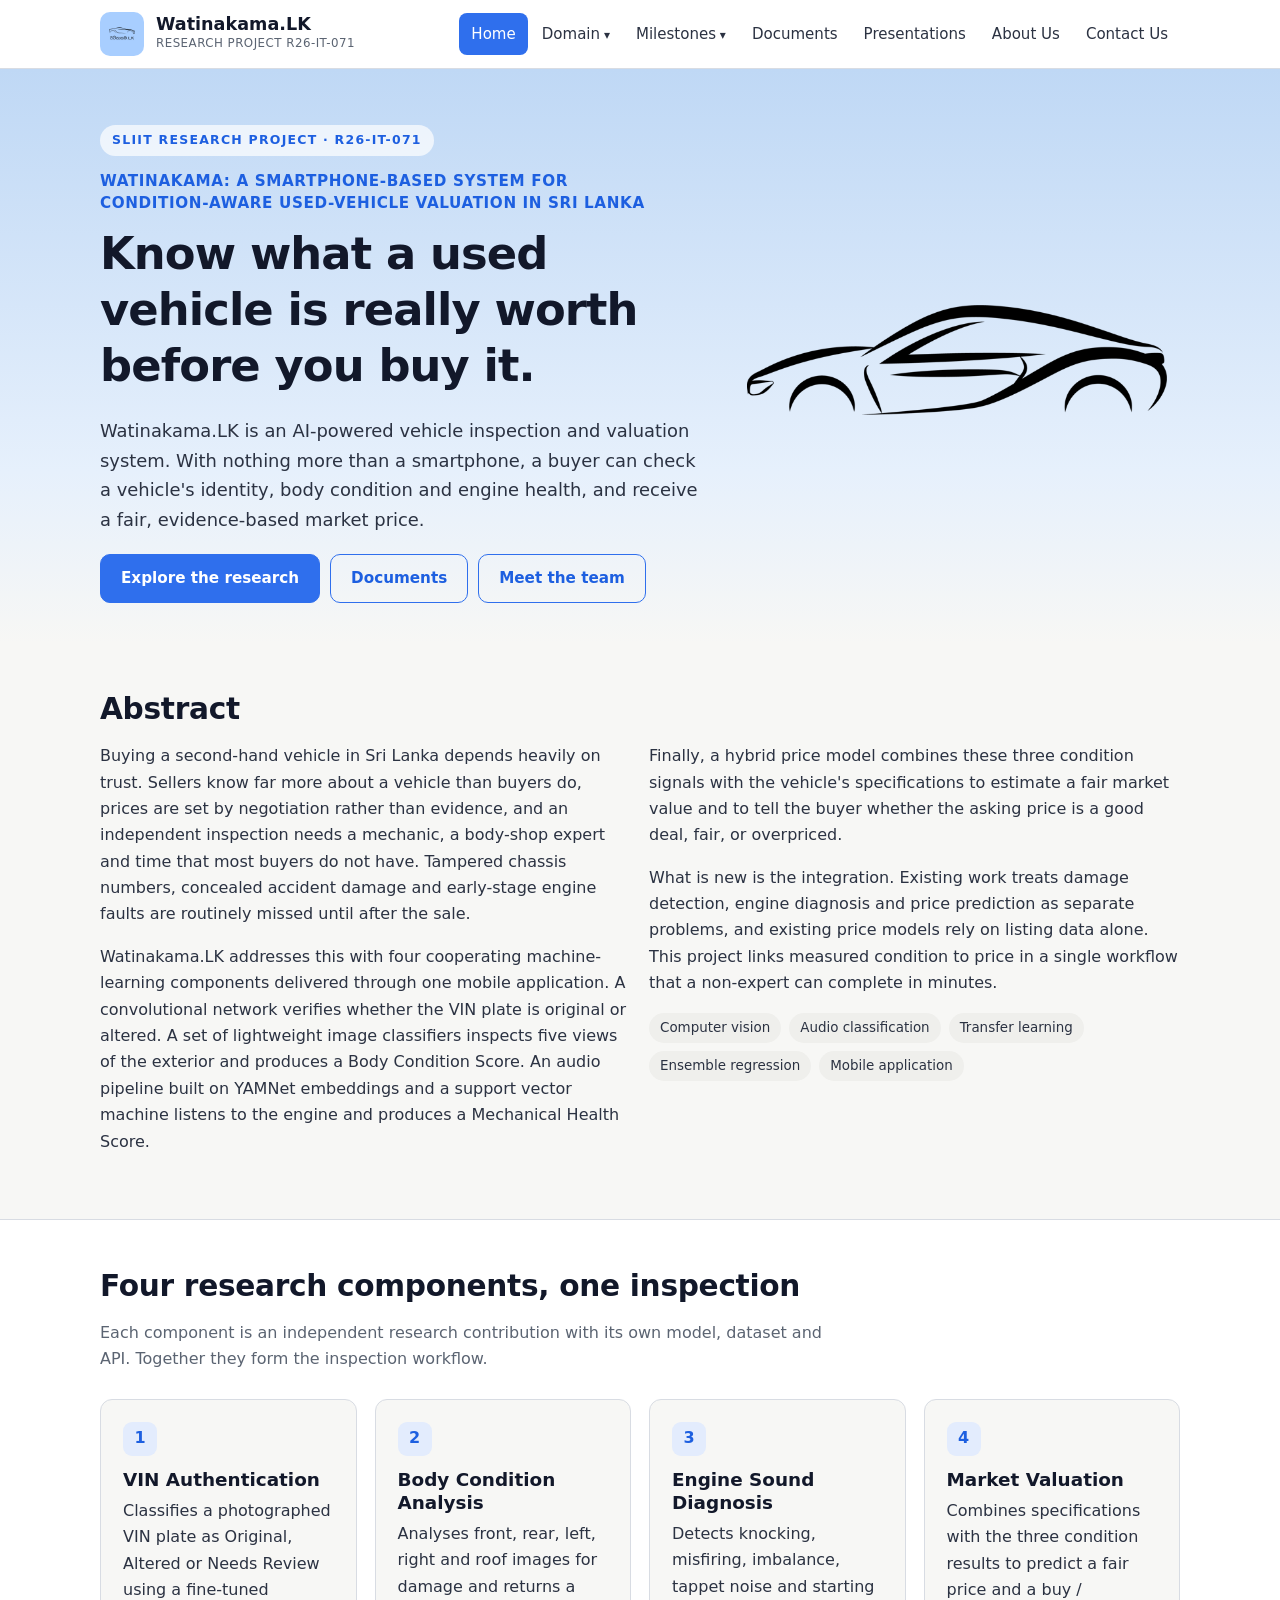
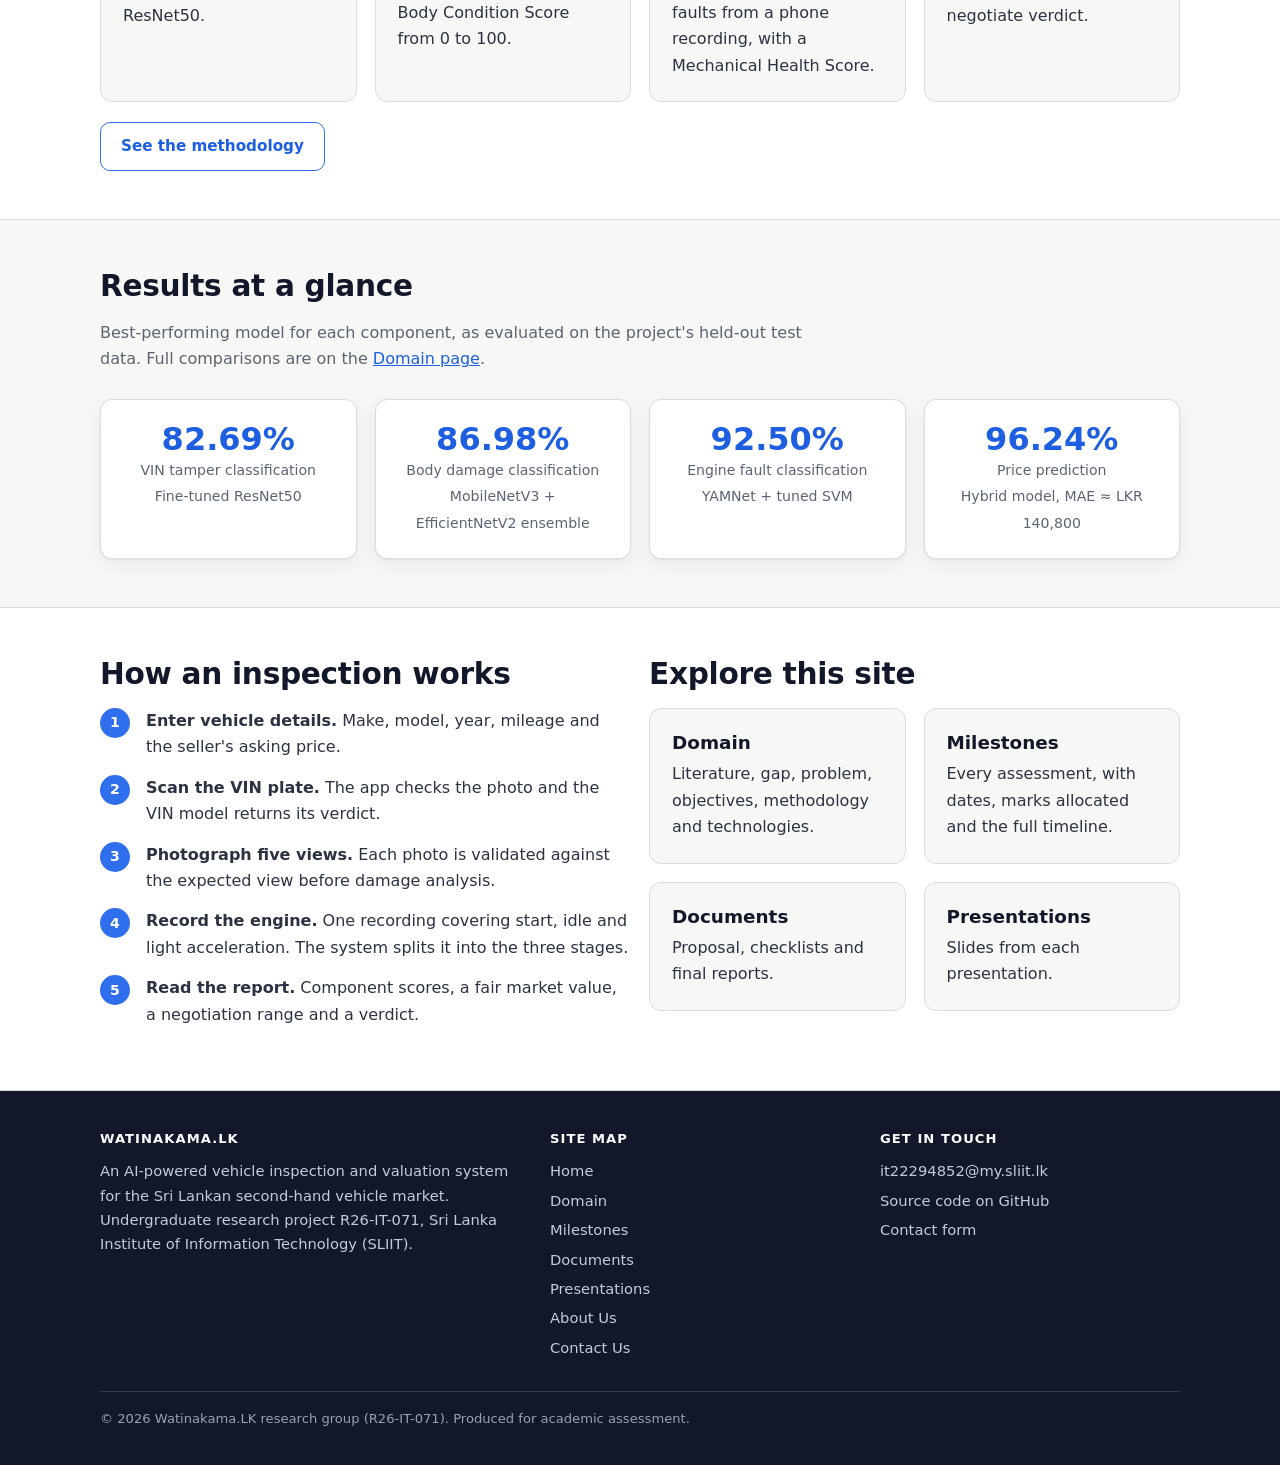
<file: index.html>
<!DOCTYPE html>
<html lang="en">
<head>
<meta charset="utf-8">
<meta name="viewport" content="width=device-width, initial-scale=1">
<title>Home | Watinakama.LK - R26-IT-071</title>
<meta name="description" content="Watinakama.LK is an AI-powered vehicle inspection and valuation system for the Sri Lankan second-hand vehicle market.">
<link rel="icon" type="image/png" href="images/favicon.png">
<link rel="stylesheet" href="css/style.css">
</head>
<body>
<a class="skip" href="#main">Skip to content</a>

<header class="site-header">
  <div class="wrap">
    <a class="brand" href="index.html">
      <img src="images/logo.png" alt="Watinakama.LK logo" width="44" height="44">
      <div><strong>Watinakama.LK</strong><span>RESEARCH PROJECT R26-IT-071</span></div>
    </a>
    <input type="checkbox" id="nav-toggle" class="nav-toggle" aria-label="Open menu">
    <label for="nav-toggle" class="nav-toggle-label" aria-hidden="true">&#9776;</label>
    <nav class="nav" aria-label="Main">
      <ul>
        <li><a href="index.html" aria-current="page">Home</a></li>
        <li class="has-sub"><a href="domain.html">Domain</a>
          <ul class="sub">
            <li><a href="domain.html#literature-survey">Literature Survey</a></li>
            <li><a href="domain.html#research-gap">Research Gap</a></li>
            <li><a href="domain.html#research-problem">Research Problem</a></li>
            <li><a href="domain.html#research-objectives">Research Objectives</a></li>
            <li><a href="domain.html#methodology">Methodology</a></li>
            <li><a href="domain.html#technologies">Technologies Used</a></li>
          </ul>
        </li>
        <li class="has-sub"><a href="milestones.html">Milestones</a>
          <ul class="sub">
            <li><a href="milestones.html#proposal">Project Proposal</a></li>
            <li><a href="milestones.html#pp1">Progress Presentation 1</a></li>
            <li><a href="milestones.html#pp2">Progress Presentation 2</a></li>
            <li><a href="milestones.html#final">Final Assessment</a></li>
            <li><a href="milestones.html#viva">Viva</a></li>
          </ul>
        </li>
        <li><a href="documents.html">Documents</a></li>
        <li><a href="presentations.html">Presentations</a></li>
        <li><a href="about.html">About Us</a></li>
        <li><a href="contact.html">Contact Us</a></li>
      </ul>
    </nav>
  </div>
</header>

<main id="main">
<div class="hero">
  <div class="wrap">
    <div>
      <span class="eyebrow">SLIIT Research Project &middot; R26-IT-071</span>
      <p class="project-title">Watinakama: A Smartphone-Based System for Condition-Aware Used-Vehicle Valuation in Sri Lanka</p>
      <h1>Know what a used vehicle is really worth before you buy it.</h1>
      <p class="lead">Watinakama.LK is an AI-powered vehicle inspection and valuation system. With nothing more than a smartphone, a buyer can check a vehicle's identity, body condition and engine health, and receive a fair, evidence-based market price.</p>
      <div class="btn-row">
        <a class="btn" href="domain.html">Explore the research</a>
        <a class="btn ghost" href="documents.html">Documents</a>
        <a class="btn ghost" href="about.html">Meet the team</a>
      </div>
    </div>
    <div class="hero-art">
      <img src="images/car_logo.png" alt="" width="640" height="169">
    </div>
  </div>
</div>

<section class="block">
  <div class="wrap">
    <h2>Abstract</h2>
    <div class="grid c2">
      <div>
        <p>Buying a second-hand vehicle in Sri Lanka depends heavily on trust. Sellers know far more about a vehicle than buyers do, prices are set by negotiation rather than evidence, and an independent inspection needs a mechanic, a body-shop expert and time that most buyers do not have. Tampered chassis numbers, concealed accident damage and early-stage engine faults are routinely missed until after the sale.</p>
        <p>Watinakama.LK addresses this with four cooperating machine-learning components delivered through one mobile application. A convolutional network verifies whether the VIN plate is original or altered. A set of lightweight image classifiers inspects five views of the exterior and produces a Body Condition Score. An audio pipeline built on YAMNet embeddings and a support vector machine listens to the engine and produces a Mechanical Health Score.</p>
      </div>
      <div>
        <p>Finally, a hybrid price model combines these three condition signals with the vehicle's specifications to estimate a fair market value and to tell the buyer whether the asking price is a good deal, fair, or overpriced.</p>
        <p>What is new is the integration. Existing work treats damage detection, engine diagnosis and price prediction as separate problems, and existing price models rely on listing data alone. This project links measured condition to price in a single workflow that a non-expert can complete in minutes.</p>
        <ul class="tags">
          <li>Computer vision</li><li>Audio classification</li><li>Transfer learning</li><li>Ensemble regression</li><li>Mobile application</li>
        </ul>
      </div>
    </div>
  </div>
</section>

<section class="block alt">
  <div class="wrap">
    <h2>Four research components, one inspection</h2>
    <p class="section-intro">Each component is an independent research contribution with its own model, dataset and API. Together they form the inspection workflow.</p>
    <div class="grid c4">
      <div class="card">
        <span class="num">1</span>
        <h3>VIN Authentication</h3>
        <p>Classifies a photographed VIN plate as Original, Altered or Needs Review using a fine-tuned ResNet50.</p>
      </div>
      <div class="card">
        <span class="num">2</span>
        <h3>Body Condition Analysis</h3>
        <p>Analyses front, rear, left, right and roof images for damage and returns a Body Condition Score from 0 to 100.</p>
      </div>
      <div class="card">
        <span class="num">3</span>
        <h3>Engine Sound Diagnosis</h3>
        <p>Detects knocking, misfiring, imbalance, tappet noise and starting faults from a phone recording, with a Mechanical Health Score.</p>
      </div>
      <div class="card">
        <span class="num">4</span>
        <h3>Market Valuation</h3>
        <p>Combines specifications with the three condition results to predict a fair price and a buy / negotiate verdict.</p>
      </div>
    </div>
    <div class="btn-row"><a class="btn ghost" href="domain.html#methodology">See the methodology</a></div>
  </div>
</section>

<section class="block">
  <div class="wrap">
    <h2>Results at a glance</h2>
    <p class="section-intro">Best-performing model for each component, as evaluated on the project's held-out test data. Full comparisons are on the <a href="domain.html#results">Domain page</a>.</p>
    <div class="grid c4">
      <div class="card stat"><b>82.69%</b><span>VIN tamper classification<br>Fine-tuned ResNet50</span></div>
      <div class="card stat"><b>86.98%</b><span>Body damage classification<br>MobileNetV3 + EfficientNetV2 ensemble</span></div>
      <div class="card stat"><b>92.50%</b><span>Engine fault classification<br>YAMNet + tuned SVM</span></div>
      <div class="card stat"><b>96.24%</b><span>Price prediction<br>Hybrid model, MAE &asymp; LKR 140,800</span></div>
    </div>
  </div>
</section>

<section class="block alt">
  <div class="wrap">
    <div class="grid c2">
      <div>
        <h2>How an inspection works</h2>
        <ol class="steps">
          <li><strong>Enter vehicle details.</strong> Make, model, year, mileage and the seller's asking price.</li>
          <li><strong>Scan the VIN plate.</strong> The app checks the photo and the VIN model returns its verdict.</li>
          <li><strong>Photograph five views.</strong> Each photo is validated against the expected view before damage analysis.</li>
          <li><strong>Record the engine.</strong> One recording covering start, idle and light acceleration. The system splits it into the three stages.</li>
          <li><strong>Read the report.</strong> Component scores, a fair market value, a negotiation range and a verdict.</li>
        </ol>
      </div>
      <div>
        <h2>Explore this site</h2>
        <div class="grid c2">
          <a class="card" href="domain.html"><h3>Domain</h3><p>Literature, gap, problem, objectives, methodology and technologies.</p></a>
          <a class="card" href="milestones.html"><h3>Milestones</h3><p>Every assessment, with dates, marks allocated and the full timeline.</p></a>
          <a class="card" href="documents.html"><h3>Documents</h3><p>Proposal, checklists and final reports.</p></a>
          <a class="card" href="presentations.html"><h3>Presentations</h3><p>Slides from each presentation.</p></a>
        </div>
      </div>
    </div>
  </div>
</section>
</main>

<footer class="site-footer">
  <div class="wrap">
    <div class="cols">
      <div>
        <h2>Watinakama.LK</h2>
        <p>An AI-powered vehicle inspection and valuation system for the Sri Lankan second-hand vehicle market. Undergraduate research project R26-IT-071, Sri Lanka Institute of Information Technology (SLIIT).</p>
      </div>
      <div>
        <h2>Site map</h2>
        <ul>
          <li><a href="index.html">Home</a></li>
          <li><a href="domain.html">Domain</a></li>
          <li><a href="milestones.html">Milestones</a></li>
          <li><a href="documents.html">Documents</a></li>
          <li><a href="presentations.html">Presentations</a></li>
          <li><a href="about.html">About Us</a></li>
          <li><a href="contact.html">Contact Us</a></li>
        </ul>
      </div>
      <div>
        <h2>Get in touch</h2>
        <ul>
          <li><a href="mailto:it22294852@my.sliit.lk">it22294852@my.sliit.lk</a></li>
          <li><a href="https://github.com/Minosh96/R26-IT-071" rel="noopener">Source code on GitHub</a></li>
          <li><a href="contact.html">Contact form</a></li>
        </ul>
      </div>
    </div>
    <p class="legal">&copy; 2026 Watinakama.LK research group (R26-IT-071). Produced for academic assessment.</p>
  </div>
</footer>
<script src="js/main.js"></script>
</body>
</html>
</file>
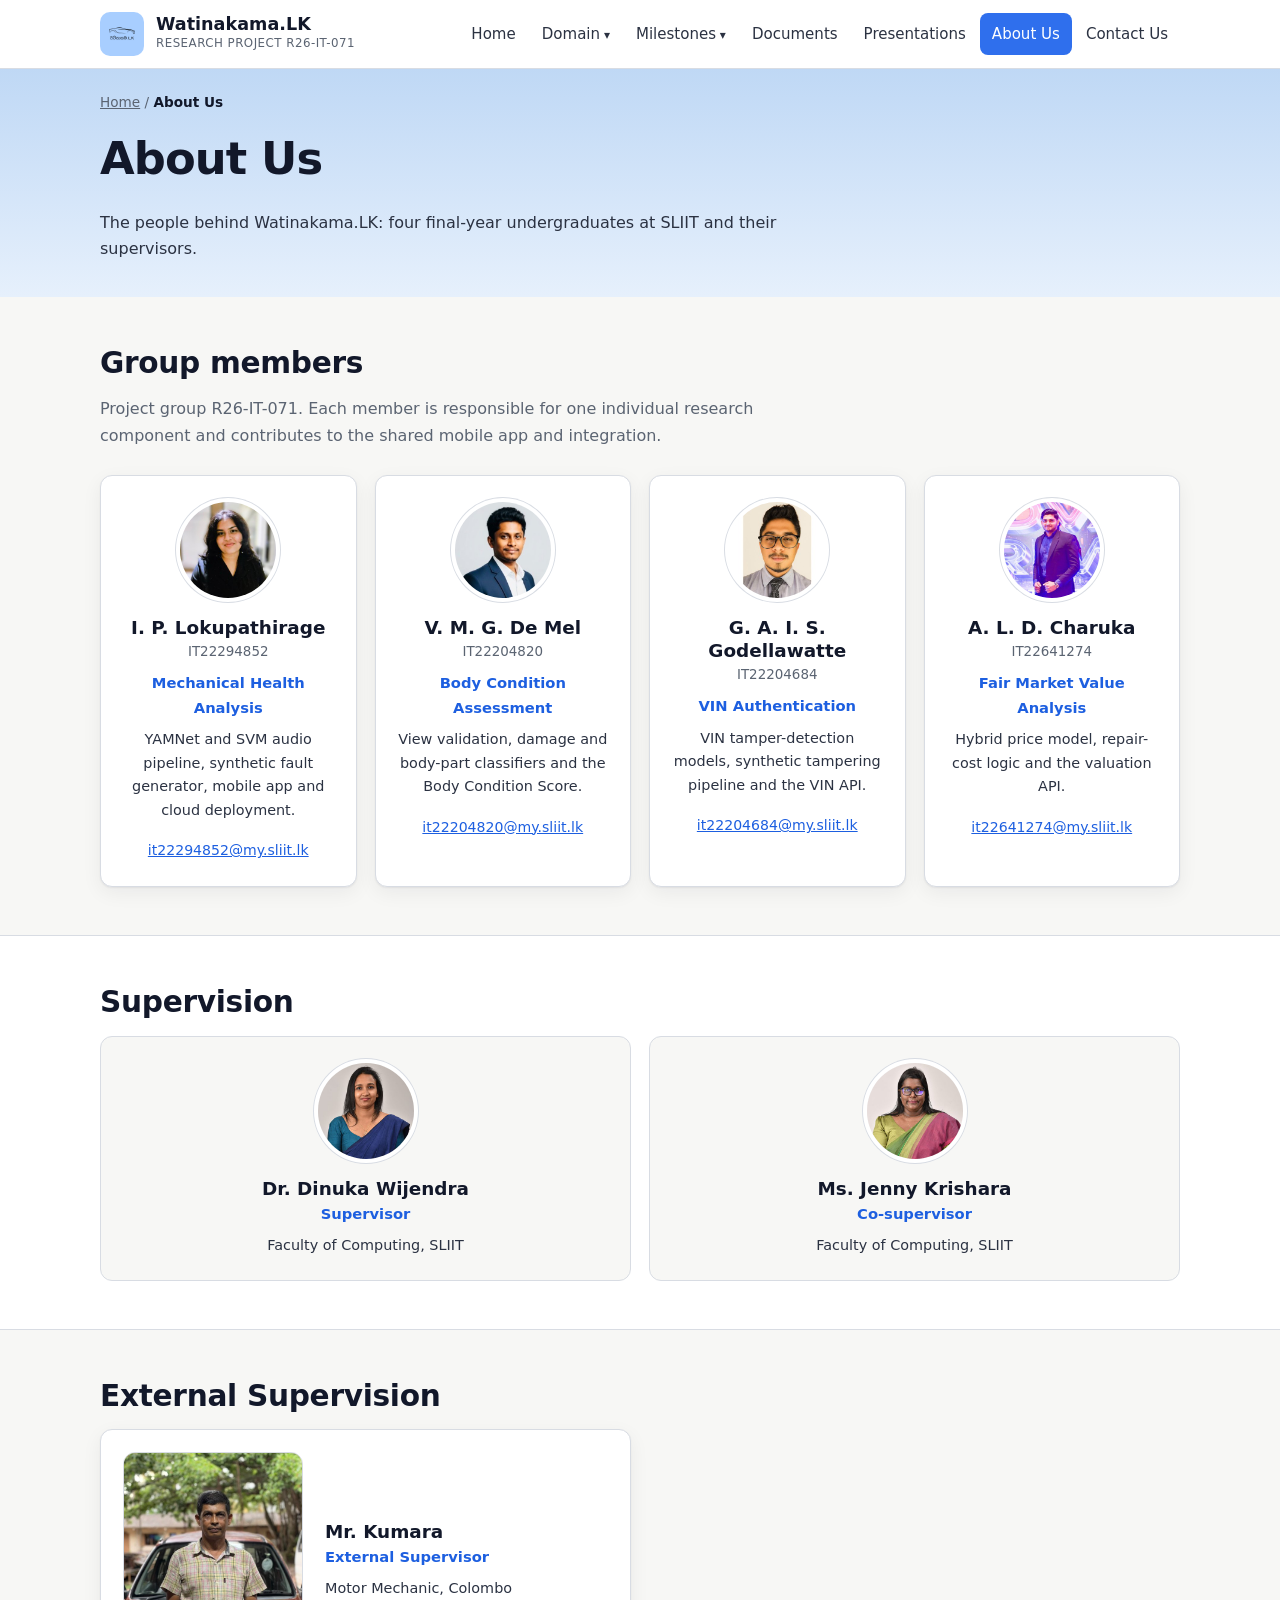
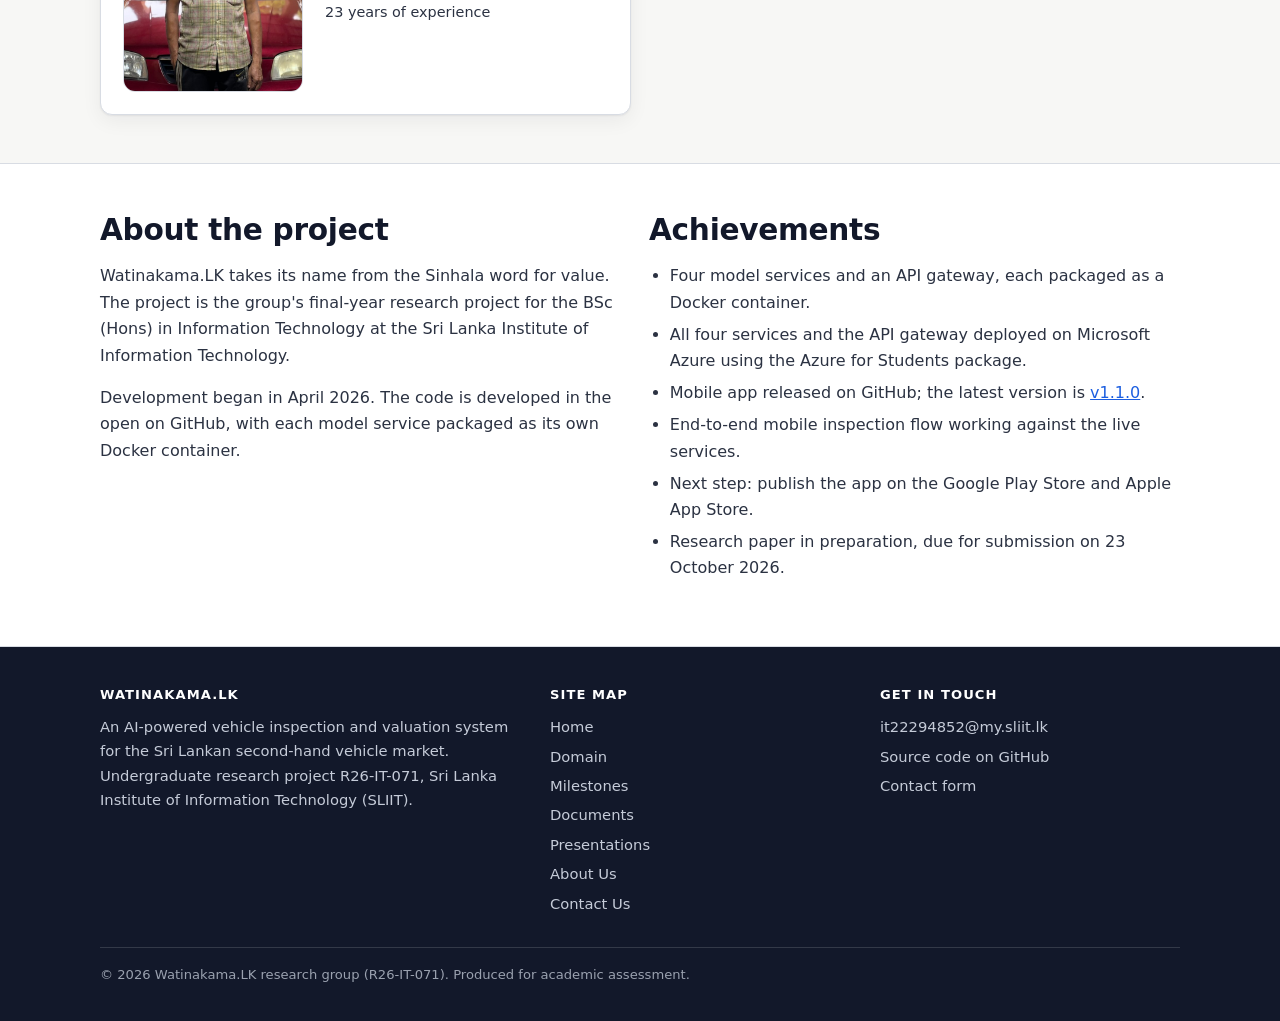
<file: about.html>
<!DOCTYPE html>
<html lang="en">
<head>
<meta charset="utf-8">
<meta name="viewport" content="width=device-width, initial-scale=1">
<title>About Us | Watinakama.LK - R26-IT-071</title>
<meta name="description" content="The Watinakama.LK research group: members, roles and supervisors.">
<link rel="icon" type="image/png" href="images/favicon.png">
<link rel="stylesheet" href="css/style.css">
</head>
<body>
<a class="skip" href="#main">Skip to content</a>

<header class="site-header">
  <div class="wrap">
    <a class="brand" href="index.html">
      <img src="images/logo.png" alt="Watinakama.LK logo" width="44" height="44">
      <div><strong>Watinakama.LK</strong><span>RESEARCH PROJECT R26-IT-071</span></div>
    </a>
    <input type="checkbox" id="nav-toggle" class="nav-toggle" aria-label="Open menu">
    <label for="nav-toggle" class="nav-toggle-label" aria-hidden="true">&#9776;</label>
    <nav class="nav" aria-label="Main">
      <ul>
        <li><a href="index.html">Home</a></li>
        <li class="has-sub"><a href="domain.html">Domain</a>
          <ul class="sub">
            <li><a href="domain.html#literature-survey">Literature Survey</a></li>
            <li><a href="domain.html#research-gap">Research Gap</a></li>
            <li><a href="domain.html#research-problem">Research Problem</a></li>
            <li><a href="domain.html#research-objectives">Research Objectives</a></li>
            <li><a href="domain.html#methodology">Methodology</a></li>
            <li><a href="domain.html#technologies">Technologies Used</a></li>
          </ul>
        </li>
        <li class="has-sub"><a href="milestones.html">Milestones</a>
          <ul class="sub">
            <li><a href="milestones.html#proposal">Project Proposal</a></li>
            <li><a href="milestones.html#pp1">Progress Presentation 1</a></li>
            <li><a href="milestones.html#pp2">Progress Presentation 2</a></li>
            <li><a href="milestones.html#final">Final Assessment</a></li>
            <li><a href="milestones.html#viva">Viva</a></li>
          </ul>
        </li>
        <li><a href="documents.html">Documents</a></li>
        <li><a href="presentations.html">Presentations</a></li>
        <li><a href="about.html" aria-current="page">About Us</a></li>
        <li><a href="contact.html">Contact Us</a></li>
      </ul>
    </nav>
  </div>
</header>

<main id="main">
<div class="page-head">
  <div class="wrap">
    <nav class="crumbs" aria-label="Breadcrumb"><a href="index.html">Home</a> / <span aria-current="page">About Us</span></nav>
    <h1>About Us</h1>
    <p>The people behind Watinakama.LK: four final-year undergraduates at SLIIT and their supervisors.</p>
  </div>
</div>
<section class="block">
  <div class="wrap">
    <h2>Group members</h2>
    <p class="section-intro">Project group R26-IT-071. Each member is responsible for one individual research component and contributes to the shared mobile app and integration.</p>
    <div class="grid c4">
      <div class="card member">
        <img class="avatar" src="images/team/lokupathirage.jpg" alt="Photo of I. P. Lokupathirage" width="104" height="104">
        <h3>I. P. Lokupathirage</h3>
        <p class="id">IT22294852</p>
        <p class="role">Mechanical Health Analysis</p>
        <p>YAMNet and SVM audio pipeline, synthetic fault generator, mobile app and cloud deployment.</p>
        <a href="mailto:it22294852@my.sliit.lk">it22294852@my.sliit.lk</a>
      </div>
      <div class="card member">
        <img class="avatar" src="images/team/de-mel.jpg" alt="Photo of V. M. G. De Mel" width="104" height="104">
        <h3>V. M. G. De Mel</h3>
        <p class="id">IT22204820</p>
        <p class="role">Body Condition Assessment</p>
        <p>View validation, damage and body-part classifiers and the Body Condition Score.</p>
        <a href="mailto:it22204820@my.sliit.lk">it22204820@my.sliit.lk</a>
      </div>
      <div class="card member">
        <img class="avatar" src="images/team/godellawatte.jpg" alt="Photo of G. A. I. S. Godellawatte" width="104" height="104">
        <h3>G. A. I. S. Godellawatte</h3>
        <p class="id">IT22204684</p>
        <p class="role">VIN Authentication</p>
        <p>VIN tamper-detection models, synthetic tampering pipeline and the VIN API.</p>
        <a href="mailto:it22204684@my.sliit.lk">it22204684@my.sliit.lk</a>
      </div>
      <div class="card member">
        <img class="avatar" src="images/team/charuka.jpg" alt="Photo of A. L. D. Charuka" width="104" height="104">
        <h3>A. L. D. Charuka</h3>
        <p class="id">IT22641274</p>
        <p class="role">Fair Market Value Analysis</p>
        <p>Hybrid price model, repair-cost logic and the valuation API.</p>
        <a href="mailto:it22641274@my.sliit.lk">it22641274@my.sliit.lk</a>
      </div>
    </div>
  </div>
</section>

<section class="block alt">
  <div class="wrap">
    <h2>Supervision</h2>
    <div class="grid c2">
      <div class="card member">
        <img class="avatar" src="images/team/wijendra.jpg" alt="Photo of Dr. Dinuka Wijendra" width="104" height="104">
        <h3>Dr. Dinuka Wijendra</h3>
        <p class="role">Supervisor</p>
        <p>Faculty of Computing, SLIIT</p>
      </div>
      <div class="card member">
        <img class="avatar" src="images/team/krishara.jpg" alt="Photo of Ms. Jenny Krishara" width="104" height="104">
        <h3>Ms. Jenny Krishara</h3>
        <p class="role">Co-supervisor</p>
        <p>Faculty of Computing, SLIIT</p>
      </div>
    </div>
  </div>
</section>

<section class="block">
  <div class="wrap">
    <h2>External Supervision</h2>
    <div class="grid c2">
      <div class="card member profile">
        <img class="photo" src="images/team/kumara.jpg" alt="Photo of Mr. Kumara standing in front of a car" width="600" height="800">
        <div>
          <h3>Mr. Kumara</h3>
          <p class="role">External Supervisor</p>
          <p>Motor Mechanic, Colombo<br>23 years of experience</p>
        </div>
      </div>
    </div>
  </div>
</section>

<section class="block alt">
  <div class="wrap">
    <div class="grid c2">
      <div>
        <h2>About the project</h2>
        <p>Watinakama.LK takes its name from the Sinhala word for value. The project is the group's final-year research project for the BSc (Hons) in Information Technology at the Sri Lanka Institute of Information Technology.</p>
        <p>Development began in April 2026. The code is developed in the open on GitHub, with each model service packaged as its own Docker container.</p>
      </div>
      <div>
        <h2>Achievements</h2>
        <!-- EDIT: add awards, publications or competition results here -->
        <ul>
          <li>Four model services and an API gateway, each packaged as a Docker container.</li>
          <li>All four services and the API gateway deployed on Microsoft Azure using the Azure for Students package.</li>
          <li>Mobile app released on GitHub; the latest version is <a href="https://github.com/Minosh96/R26-IT-071/releases/latest" rel="noopener">v1.1.0</a>.</li>
          <li>End-to-end mobile inspection flow working against the live services.</li>
          <li>Next step: publish the app on the Google Play Store and Apple App Store.</li>
          <li>Research paper in preparation, due for submission on 23 October 2026.</li>
        </ul>
      </div>
    </div>
  </div>
</section>
</main>

<footer class="site-footer">
  <div class="wrap">
    <div class="cols">
      <div>
        <h2>Watinakama.LK</h2>
        <p>An AI-powered vehicle inspection and valuation system for the Sri Lankan second-hand vehicle market. Undergraduate research project R26-IT-071, Sri Lanka Institute of Information Technology (SLIIT).</p>
      </div>
      <div>
        <h2>Site map</h2>
        <ul>
          <li><a href="index.html">Home</a></li>
          <li><a href="domain.html">Domain</a></li>
          <li><a href="milestones.html">Milestones</a></li>
          <li><a href="documents.html">Documents</a></li>
          <li><a href="presentations.html">Presentations</a></li>
          <li><a href="about.html">About Us</a></li>
          <li><a href="contact.html">Contact Us</a></li>
        </ul>
      </div>
      <div>
        <h2>Get in touch</h2>
        <ul>
          <li><a href="mailto:it22294852@my.sliit.lk">it22294852@my.sliit.lk</a></li>
          <li><a href="https://github.com/Minosh96/R26-IT-071" rel="noopener">Source code on GitHub</a></li>
          <li><a href="contact.html">Contact form</a></li>
        </ul>
      </div>
    </div>
    <p class="legal">&copy; 2026 Watinakama.LK research group (R26-IT-071). Produced for academic assessment.</p>
  </div>
</footer>
<script src="js/main.js"></script>
</body>
</html>
</file>
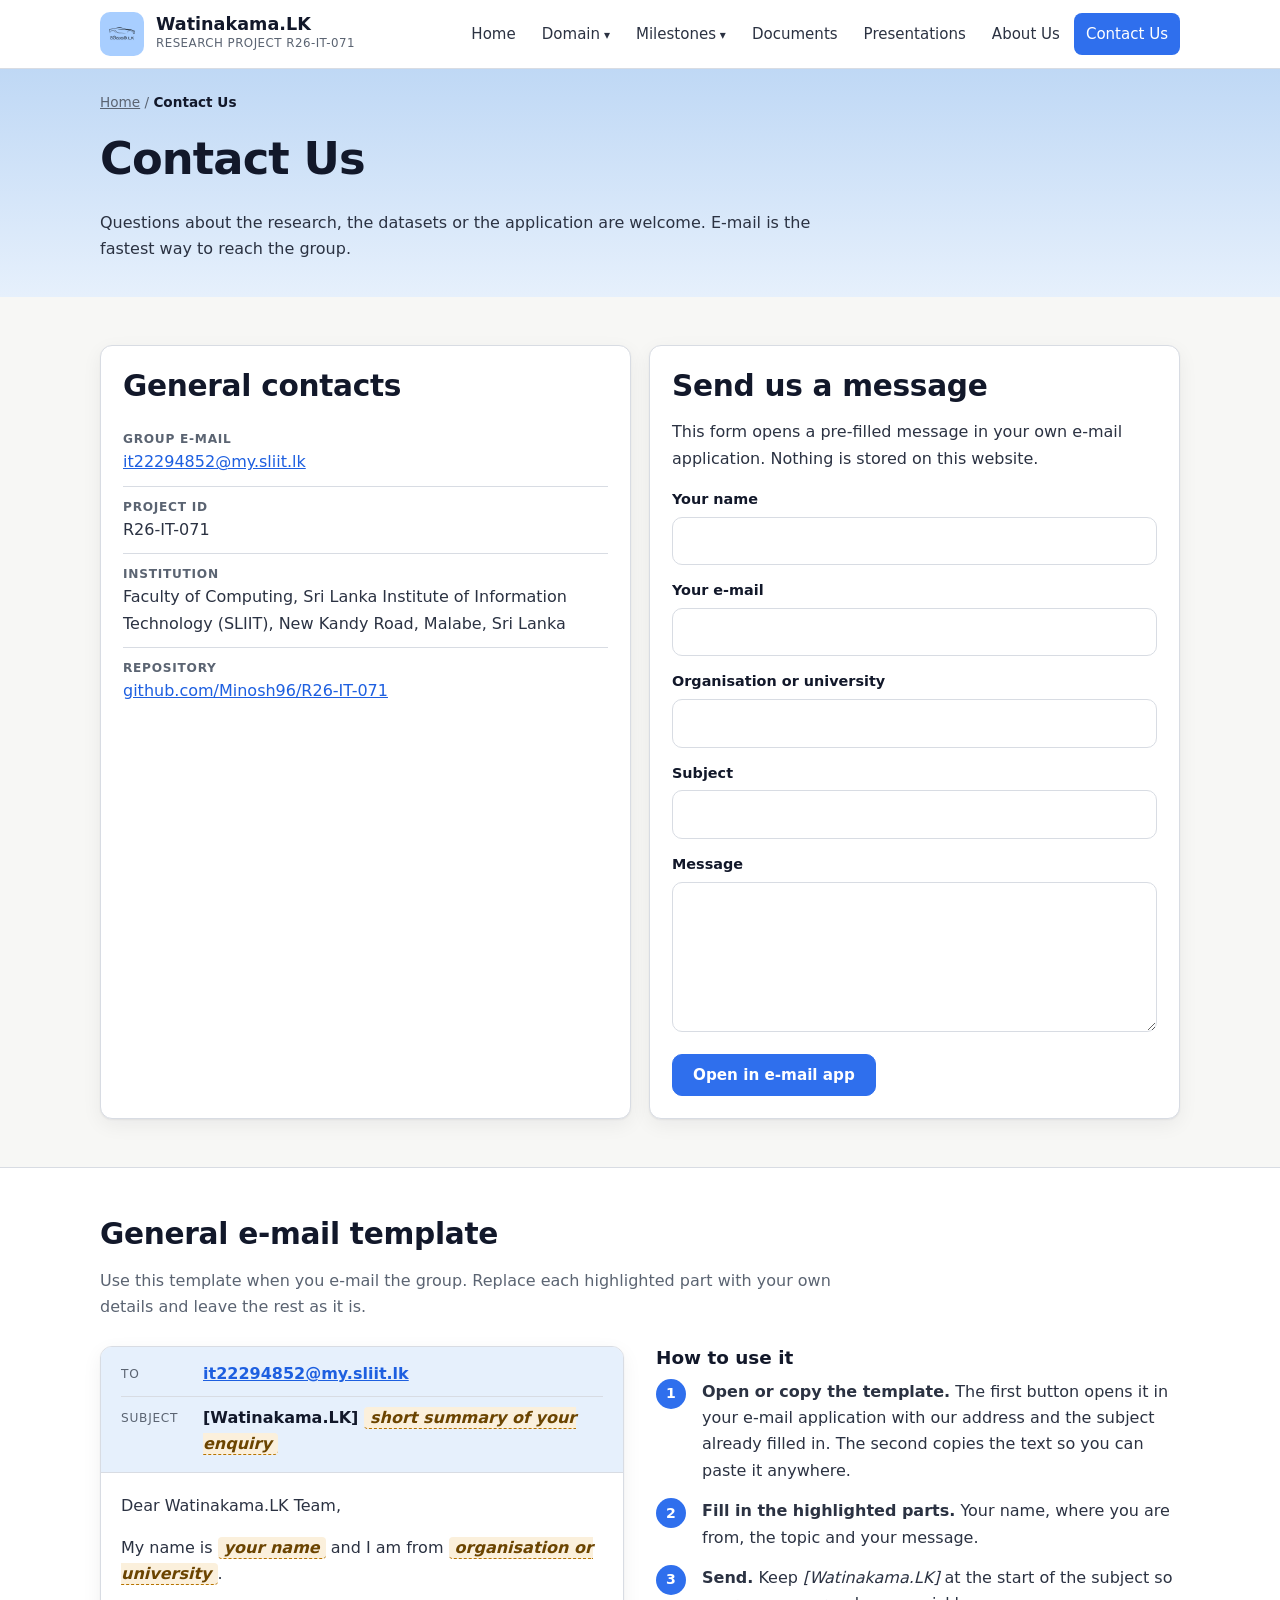
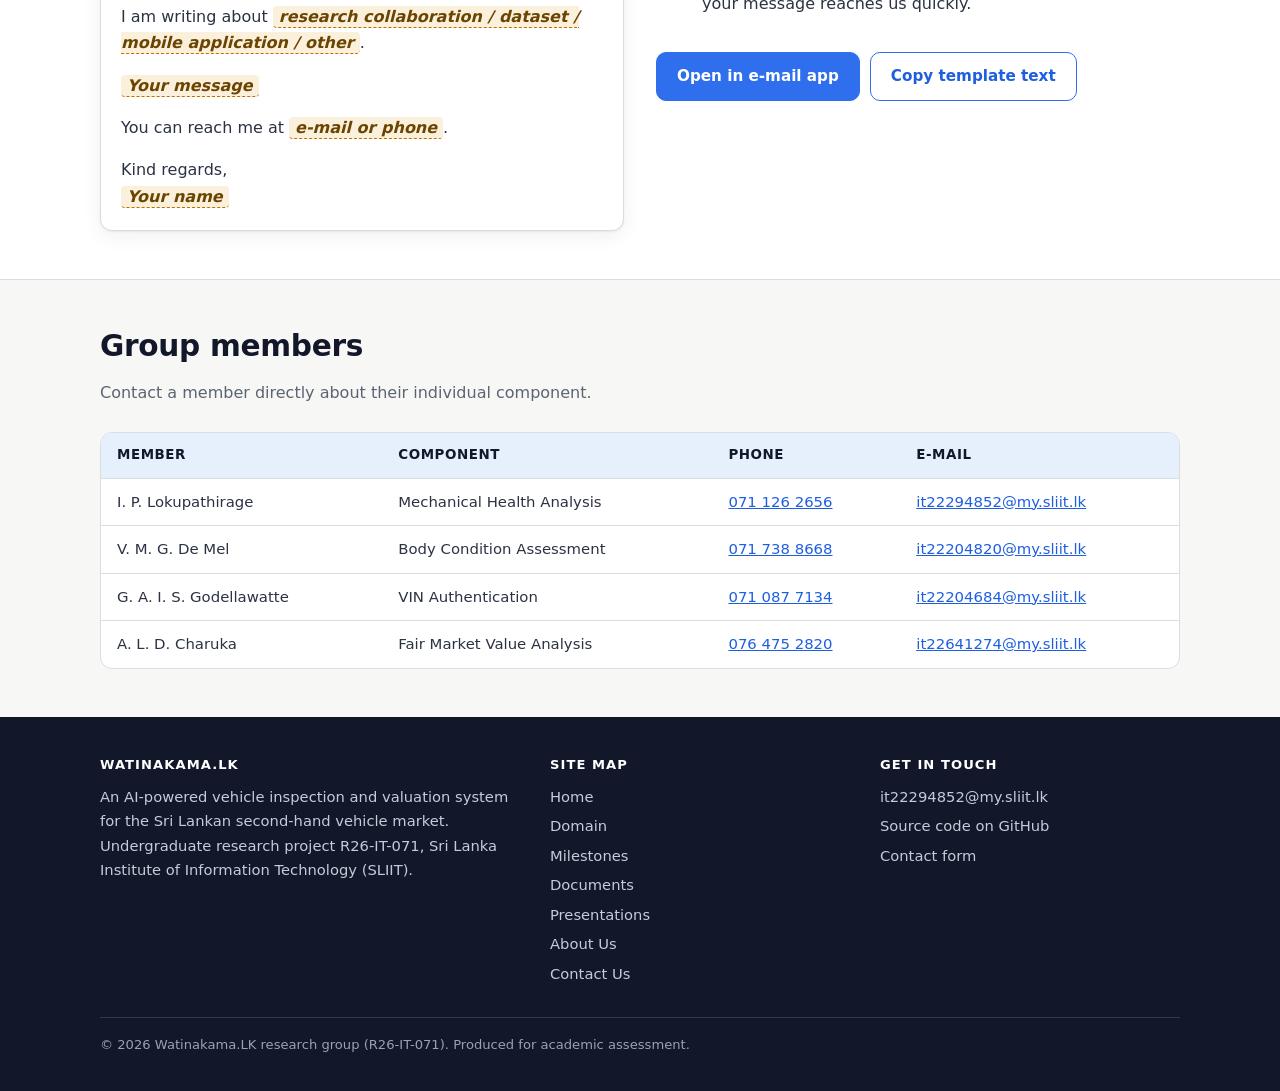
<file: contact.html>
<!DOCTYPE html>
<html lang="en">
<head>
<meta charset="utf-8">
<meta name="viewport" content="width=device-width, initial-scale=1">
<title>Contact Us | Watinakama.LK - R26-IT-071</title>
<meta name="description" content="Contact details for the Watinakama.LK research group.">
<link rel="icon" type="image/png" href="images/favicon.png">
<link rel="stylesheet" href="css/style.css">
</head>
<body>
<a class="skip" href="#main">Skip to content</a>

<header class="site-header">
  <div class="wrap">
    <a class="brand" href="index.html">
      <img src="images/logo.png" alt="Watinakama.LK logo" width="44" height="44">
      <div><strong>Watinakama.LK</strong><span>RESEARCH PROJECT R26-IT-071</span></div>
    </a>
    <input type="checkbox" id="nav-toggle" class="nav-toggle" aria-label="Open menu">
    <label for="nav-toggle" class="nav-toggle-label" aria-hidden="true">&#9776;</label>
    <nav class="nav" aria-label="Main">
      <ul>
        <li><a href="index.html">Home</a></li>
        <li class="has-sub"><a href="domain.html">Domain</a>
          <ul class="sub">
            <li><a href="domain.html#literature-survey">Literature Survey</a></li>
            <li><a href="domain.html#research-gap">Research Gap</a></li>
            <li><a href="domain.html#research-problem">Research Problem</a></li>
            <li><a href="domain.html#research-objectives">Research Objectives</a></li>
            <li><a href="domain.html#methodology">Methodology</a></li>
            <li><a href="domain.html#technologies">Technologies Used</a></li>
          </ul>
        </li>
        <li class="has-sub"><a href="milestones.html">Milestones</a>
          <ul class="sub">
            <li><a href="milestones.html#proposal">Project Proposal</a></li>
            <li><a href="milestones.html#pp1">Progress Presentation 1</a></li>
            <li><a href="milestones.html#pp2">Progress Presentation 2</a></li>
            <li><a href="milestones.html#final">Final Assessment</a></li>
            <li><a href="milestones.html#viva">Viva</a></li>
          </ul>
        </li>
        <li><a href="documents.html">Documents</a></li>
        <li><a href="presentations.html">Presentations</a></li>
        <li><a href="about.html">About Us</a></li>
        <li><a href="contact.html" aria-current="page">Contact Us</a></li>
      </ul>
    </nav>
  </div>
</header>

<main id="main">
<div class="page-head">
  <div class="wrap">
    <nav class="crumbs" aria-label="Breadcrumb"><a href="index.html">Home</a> / <span aria-current="page">Contact Us</span></nav>
    <h1>Contact Us</h1>
    <p>Questions about the research, the datasets or the application are welcome. E-mail is the fastest way to reach the group.</p>
  </div>
</div>
<section class="block">
  <div class="wrap">
    <div class="grid c2">
      <div class="card">
        <h2>General contacts</h2>
        <ul class="contact-list">
          <li><b>Group e-mail</b><a href="mailto:it22294852@my.sliit.lk">it22294852@my.sliit.lk</a></li>
          <li><b>Project ID</b>R26-IT-071</li>
          <li><b>Institution</b>Faculty of Computing, Sri Lanka Institute of Information Technology (SLIIT), New Kandy Road, Malabe, Sri Lanka</li>
          <li><b>Repository</b><a href="https://github.com/Minosh96/R26-IT-071" rel="noopener">github.com/Minosh96/R26-IT-071</a></li>
        </ul>
      </div>

      <div class="card">
        <h2>Send us a message</h2>
        <p>This form opens a pre-filled message in your own e-mail application. Nothing is stored on this website.</p>
        <form id="contact-form" data-to="it22294852@my.sliit.lk" action="mailto:it22294852@my.sliit.lk" method="post" enctype="text/plain">
          <div class="form-row"><label for="f-name">Your name</label><input id="f-name" name="name" type="text" autocomplete="name" required></div>
          <div class="form-row"><label for="f-email">Your e-mail</label><input id="f-email" name="email" type="email" autocomplete="email" required></div>
          <div class="form-row"><label for="f-aff">Organisation or university</label><input id="f-aff" name="affiliation" type="text" autocomplete="organization"></div>
          <div class="form-row"><label for="f-subject">Subject</label><input id="f-subject" name="subject" type="text" required></div>
          <div class="form-row"><label for="f-message">Message</label><textarea id="f-message" name="message" required></textarea></div>
          <button class="btn" type="submit">Open in e-mail app</button>
        </form>
      </div>
    </div>
  </div>
</section>
<section class="block alt" id="email-template-section">
  <div class="wrap">
    <h2>General e-mail template</h2>
    <p class="section-intro">Use this template when you e-mail the group. Replace each highlighted part with your own details and leave the rest as it is.</p>
    <div class="grid c2 mail-layout">
      <div class="mail" aria-label="E-mail template">
        <dl class="mail-head">
          <div><dt>To</dt><dd><a href="mailto:it22294852@my.sliit.lk">it22294852@my.sliit.lk</a></dd></div>
          <div><dt>Subject</dt><dd>[Watinakama.LK] <span class="fill">short summary of your enquiry</span></dd></div>
        </dl>
        <div class="mail-body">
          <p>Dear Watinakama.LK Team,</p>
          <p>My name is <span class="fill">your name</span> and I am from <span class="fill">organisation or university</span>.</p>
          <p>I am writing about <span class="fill">research collaboration / dataset / mobile application / other</span>.</p>
          <p><span class="fill">Your message</span></p>
          <p>You can reach me at <span class="fill">e-mail or phone</span>.</p>
          <p>Kind regards,<br><span class="fill">Your name</span></p>
        </div>
      </div>
      <div>
        <h3>How to use it</h3>
        <ol class="steps">
          <li><strong>Open or copy the template.</strong> The first button opens it in your e-mail application with our address and the subject already filled in. The second copies the text so you can paste it anywhere.</li>
          <li><strong>Fill in the highlighted parts.</strong> Your name, where you are from, the topic and your message.</li>
          <li><strong>Send.</strong> Keep <em>[Watinakama.LK]</em> at the start of the subject so your message reaches us quickly.</li>
        </ol>
        <div class="btn-row">
          <a class="btn" href="mailto:it22294852@my.sliit.lk?subject=%5BWatinakama.LK%5D%20(short%20summary%20of%20your%20enquiry)&amp;body=Dear%20Watinakama.LK%20Team%2C%0A%0AMy%20name%20is%20(your%20name)%20and%20I%20am%20from%20(organisation%20or%20university).%0A%0AI%20am%20writing%20about%20(research%20collaboration%20%2F%20dataset%20%2F%20mobile%20application%20%2F%20other).%0A%0A(Your%20message)%0A%0AYou%20can%20reach%20me%20at%20(e-mail%20or%20phone).%0A%0AKind%20regards%2C%0A(Your%20name)">Open in e-mail app</a>
          <button class="btn ghost" type="button" id="copy-template">Copy template text</button>
        </div>
        <pre id="email-template-text" hidden>To: it22294852@my.sliit.lk
Subject: [Watinakama.LK] (short summary of your enquiry)

Dear Watinakama.LK Team,

My name is (your name) and I am from (organisation or university).

I am writing about (research collaboration / dataset / mobile application / other).

(Your message)

You can reach me at (e-mail or phone).

Kind regards,
(Your name)</pre>
      </div>
    </div>
  </div>
</section>
<section class="block">
  <div class="wrap">
    <h2>Group members</h2>
    <p class="section-intro">Contact a member directly about their individual component.</p>
    <div class="table-scroll">
      <table>
        <thead><tr><th>Member</th><th>Component</th><th>Phone</th><th>E-mail</th></tr></thead>
        <tbody>
            <tr><td>I. P. Lokupathirage</td><td>Mechanical Health Analysis</td><td><a href="tel:+94711262656">071 126 2656</a></td><td><a href="mailto:it22294852@my.sliit.lk">it22294852@my.sliit.lk</a></td></tr>
            <tr><td>V. M. G. De Mel</td><td>Body Condition Assessment</td><td><a href="tel:+94717388668">071 738 8668</a></td><td><a href="mailto:it22204820@my.sliit.lk">it22204820@my.sliit.lk</a></td></tr>
            <tr><td>G. A. I. S. Godellawatte</td><td>VIN Authentication</td><td><a href="tel:+94710877134">071 087 7134</a></td><td><a href="mailto:it22204684@my.sliit.lk">it22204684@my.sliit.lk</a></td></tr>
            <tr><td>A. L. D. Charuka</td><td>Fair Market Value Analysis</td><td><a href="tel:+94764752820">076 475 2820</a></td><td><a href="mailto:it22641274@my.sliit.lk">it22641274@my.sliit.lk</a></td></tr>
        </tbody>
      </table>
    </div>
  </div>
</section>
</main>

<footer class="site-footer">
  <div class="wrap">
    <div class="cols">
      <div>
        <h2>Watinakama.LK</h2>
        <p>An AI-powered vehicle inspection and valuation system for the Sri Lankan second-hand vehicle market. Undergraduate research project R26-IT-071, Sri Lanka Institute of Information Technology (SLIIT).</p>
      </div>
      <div>
        <h2>Site map</h2>
        <ul>
          <li><a href="index.html">Home</a></li>
          <li><a href="domain.html">Domain</a></li>
          <li><a href="milestones.html">Milestones</a></li>
          <li><a href="documents.html">Documents</a></li>
          <li><a href="presentations.html">Presentations</a></li>
          <li><a href="about.html">About Us</a></li>
          <li><a href="contact.html">Contact Us</a></li>
        </ul>
      </div>
      <div>
        <h2>Get in touch</h2>
        <ul>
          <li><a href="mailto:it22294852@my.sliit.lk">it22294852@my.sliit.lk</a></li>
          <li><a href="https://github.com/Minosh96/R26-IT-071" rel="noopener">Source code on GitHub</a></li>
          <li><a href="contact.html">Contact form</a></li>
        </ul>
      </div>
    </div>
    <p class="legal">&copy; 2026 Watinakama.LK research group (R26-IT-071). Produced for academic assessment.</p>
  </div>
</footer>
<script src="js/main.js"></script>
</body>
</html>
</file>
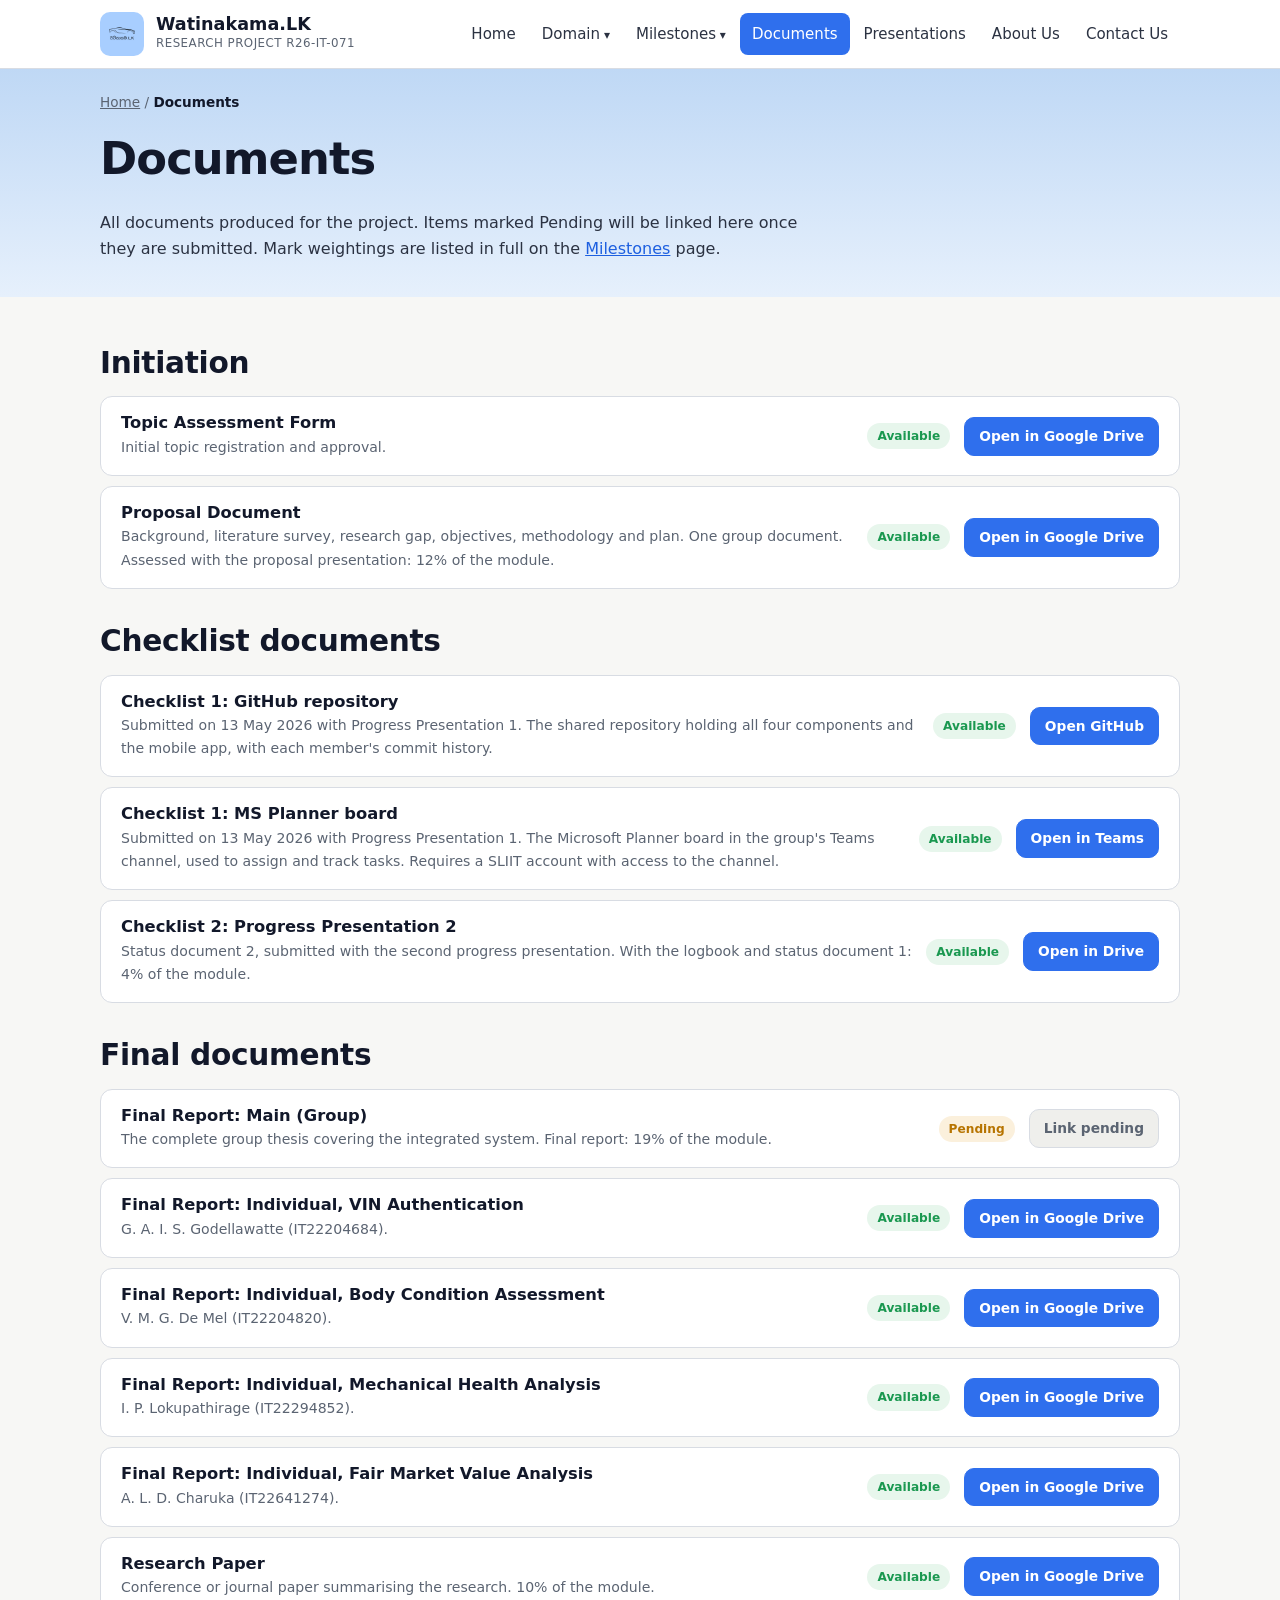
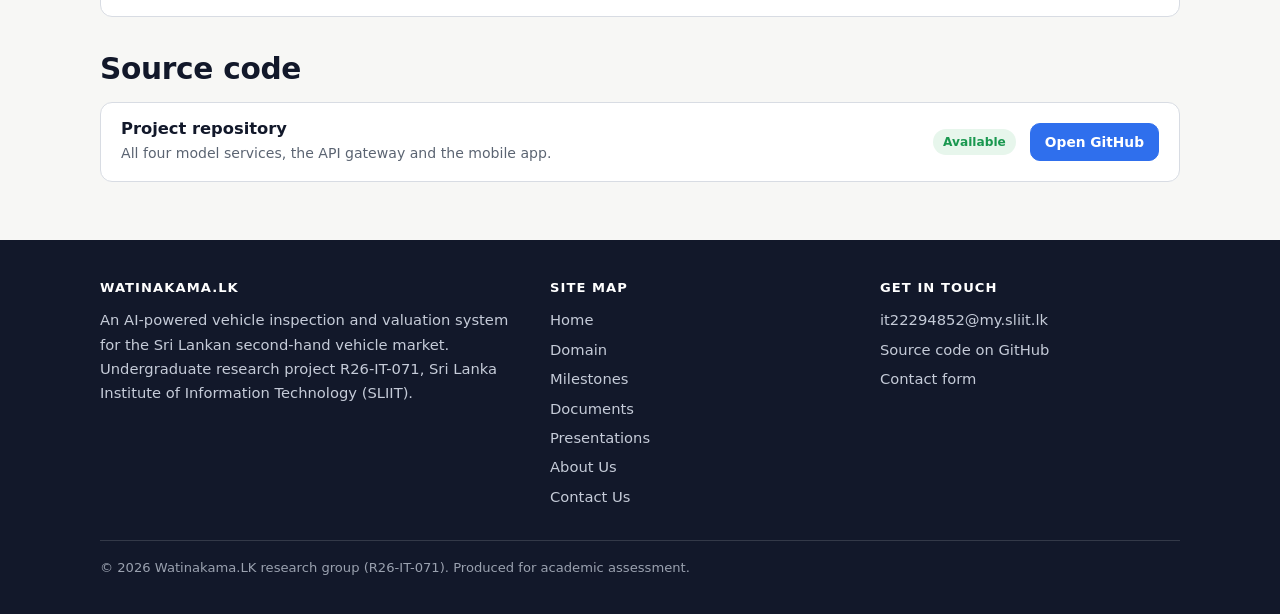
<file: documents.html>
<!DOCTYPE html>
<html lang="en">
<head>
<meta charset="utf-8">
<meta name="viewport" content="width=device-width, initial-scale=1">
<title>Documents | Watinakama.LK - R26-IT-071</title>
<meta name="description" content="Proposal, checklists and final reports for the Watinakama.LK research project.">
<link rel="icon" type="image/png" href="images/favicon.png">
<link rel="stylesheet" href="css/style.css">
</head>
<body>
<a class="skip" href="#main">Skip to content</a>

<header class="site-header">
  <div class="wrap">
    <a class="brand" href="index.html">
      <img src="images/logo.png" alt="Watinakama.LK logo" width="44" height="44">
      <div><strong>Watinakama.LK</strong><span>RESEARCH PROJECT R26-IT-071</span></div>
    </a>
    <input type="checkbox" id="nav-toggle" class="nav-toggle" aria-label="Open menu">
    <label for="nav-toggle" class="nav-toggle-label" aria-hidden="true">&#9776;</label>
    <nav class="nav" aria-label="Main">
      <ul>
        <li><a href="index.html">Home</a></li>
        <li class="has-sub"><a href="domain.html">Domain</a>
          <ul class="sub">
            <li><a href="domain.html#literature-survey">Literature Survey</a></li>
            <li><a href="domain.html#research-gap">Research Gap</a></li>
            <li><a href="domain.html#research-problem">Research Problem</a></li>
            <li><a href="domain.html#research-objectives">Research Objectives</a></li>
            <li><a href="domain.html#methodology">Methodology</a></li>
            <li><a href="domain.html#technologies">Technologies Used</a></li>
          </ul>
        </li>
        <li class="has-sub"><a href="milestones.html">Milestones</a>
          <ul class="sub">
            <li><a href="milestones.html#proposal">Project Proposal</a></li>
            <li><a href="milestones.html#pp1">Progress Presentation 1</a></li>
            <li><a href="milestones.html#pp2">Progress Presentation 2</a></li>
            <li><a href="milestones.html#final">Final Assessment</a></li>
            <li><a href="milestones.html#viva">Viva</a></li>
          </ul>
        </li>
        <li><a href="documents.html" aria-current="page">Documents</a></li>
        <li><a href="presentations.html">Presentations</a></li>
        <li><a href="about.html">About Us</a></li>
        <li><a href="contact.html">Contact Us</a></li>
      </ul>
    </nav>
  </div>
</header>

<main id="main">
<div class="page-head">
  <div class="wrap">
    <nav class="crumbs" aria-label="Breadcrumb"><a href="index.html">Home</a> / <span aria-current="page">Documents</span></nav>
    <h1>Documents</h1>
    <p>All documents produced for the project. Items marked Pending will be linked here once they are submitted. Mark weightings are listed in full on the <a href="milestones.html#marks">Milestones</a> page.</p>
  </div>
</div>
<section class="block">
  <div class="wrap">
    <h2 class="group">Initiation</h2>
    <ul class="doc-list">
      <li>
        <div><h3>Topic Assessment Form</h3><p>Initial topic registration and approval.</p></div>
        <span class="pill green">Available</span>
        <a class="btn small" href="https://drive.google.com/drive/folders/15S16Jn-nol9GXxLAct4VJdv2AC-OkVBI?usp=drive_link" target="_blank" rel="noopener">Open in Google Drive</a>
      </li>
      <li>
        <div><h3>Proposal Document</h3><p>Background, literature survey, research gap, objectives, methodology and plan. One group document. Assessed with the proposal presentation: 12% of the module.</p></div>
        <span class="pill green">Available</span>
        <a class="btn small" href="https://drive.google.com/drive/folders/1LYOXO0G-LKSNjYEDGpSdTT7muWGZs2SO?usp=drive_link" target="_blank" rel="noopener">Open in Google Drive</a>
      </li>
    </ul>

    <h2 class="group">Checklist documents</h2>
    <ul class="doc-list">
      <li>
        <div><h3>Checklist 1: GitHub repository</h3><p>Submitted on 13 May 2026 with Progress Presentation 1. The shared repository holding all four components and the mobile app, with each member's commit history.</p></div>
        <span class="pill green">Available</span>
        <a class="btn small" href="https://github.com/Minosh96/R26-IT-071" target="_blank" rel="noopener">Open GitHub</a>
      </li>
      <li>
        <div><h3>Checklist 1: MS Planner board</h3><p>Submitted on 13 May 2026 with Progress Presentation 1. The Microsoft Planner board in the group's Teams channel, used to assign and track tasks. Requires a SLIIT account with access to the channel.</p></div>
        <span class="pill green">Available</span>
        <a class="btn small" href="https://teams.microsoft.com/l/channel/19%3A290485cc60b34778babfbeaf51213d18%40thread.tacv2/R26-IT-071?groupId=0a1dccbf-ac2f-4123-9ba9-41b9dfbcfef1&amp;tenantId=44e3cf94-19c9-4e32-96c3-14f5bf01391a" target="_blank" rel="noopener">Open in Teams</a>
      </li>
      <li>
        <div><h3>Checklist 2: Progress Presentation 2</h3><p>Status document 2, submitted with the second progress presentation. With the logbook and status document 1: 4% of the module.</p></div>
        <span class="pill green">Available</span>
        <a class="btn small" href="https://drive.google.com/drive/folders/1yik01Vv-F7v1e3Ip3YALolegT_0MNIDR?usp=drive_link" target="_blank" rel="noopener">Open in Drive</a>
      </li>
    </ul>

    <h2 class="group">Final documents</h2>
    <ul class="doc-list">
      <li>
        <div><h3>Final Report: Main (Group)</h3><p>The complete group thesis covering the integrated system. Final report: 19% of the module.</p></div>
        <span class="pill amber">Pending</span>
        <!-- EDIT: when the file is in place, change the pill to <span class="pill green">Available</span>
             and replace the next line with: <a class="btn small" href="docs/final-report-group.pdf">View</a> -->
        <a class="btn small disabled" aria-disabled="true">Link pending</a>
      </li>
      <li>
        <div><h3>Final Report: Individual, VIN Authentication</h3><p>G. A. I. S. Godellawatte (IT22204684).</p></div>
        <span class="pill green">Available</span>
        <a class="btn small" href="https://drive.google.com/drive/folders/1-4VN-zc1QesNgoGgCTyQRHI5ZDgID6WN?usp=drive_link" target="_blank" rel="noopener">Open in Google Drive</a>
      </li>
      <li>
        <div><h3>Final Report: Individual, Body Condition Assessment</h3><p>V. M. G. De Mel (IT22204820).</p></div>
        <span class="pill green">Available</span>
        <a class="btn small" href="https://drive.google.com/drive/folders/1-4VN-zc1QesNgoGgCTyQRHI5ZDgID6WN?usp=drive_link" target="_blank" rel="noopener">Open in Google Drive</a>
      </li>
      <li>
        <div><h3>Final Report: Individual, Mechanical Health Analysis</h3><p>I. P. Lokupathirage (IT22294852).</p></div>
        <span class="pill green">Available</span>
        <a class="btn small" href="https://drive.google.com/drive/folders/1-4VN-zc1QesNgoGgCTyQRHI5ZDgID6WN?usp=drive_link" target="_blank" rel="noopener">Open in Google Drive</a>
      </li>
      <li>
        <div><h3>Final Report: Individual, Fair Market Value Analysis</h3><p>A. L. D. Charuka (IT22641274).</p></div>
        <span class="pill green">Available</span>
        <a class="btn small" href="https://drive.google.com/drive/folders/1-4VN-zc1QesNgoGgCTyQRHI5ZDgID6WN?usp=drive_link" target="_blank" rel="noopener">Open in Google Drive</a>
      </li>
      <li>
        <div><h3>Research Paper</h3><p>Conference or journal paper summarising the research. 10% of the module.</p></div>
        <span class="pill green">Available</span>
        <a class="btn small" href="https://drive.google.com/drive/folders/15S16Jn-nol9GXxLAct4VJdv2AC-OkVBI?usp=drive_link" target="_blank" rel="noopener">Open in Google Drive</a>
      </li>
    </ul>

    <h2 class="group">Source code</h2>
    <ul class="doc-list">
      <li>
        <div><h3>Project repository</h3><p>All four model services, the API gateway and the mobile app.</p></div>
        <span class="pill green">Available</span>
        <a class="btn small" href="https://github.com/Minosh96/R26-IT-071" rel="noopener">Open GitHub</a>
      </li>
    </ul>
  </div>
</section>
</main>

<footer class="site-footer">
  <div class="wrap">
    <div class="cols">
      <div>
        <h2>Watinakama.LK</h2>
        <p>An AI-powered vehicle inspection and valuation system for the Sri Lankan second-hand vehicle market. Undergraduate research project R26-IT-071, Sri Lanka Institute of Information Technology (SLIIT).</p>
      </div>
      <div>
        <h2>Site map</h2>
        <ul>
          <li><a href="index.html">Home</a></li>
          <li><a href="domain.html">Domain</a></li>
          <li><a href="milestones.html">Milestones</a></li>
          <li><a href="documents.html">Documents</a></li>
          <li><a href="presentations.html">Presentations</a></li>
          <li><a href="about.html">About Us</a></li>
          <li><a href="contact.html">Contact Us</a></li>
        </ul>
      </div>
      <div>
        <h2>Get in touch</h2>
        <ul>
          <li><a href="mailto:it22294852@my.sliit.lk">it22294852@my.sliit.lk</a></li>
          <li><a href="https://github.com/Minosh96/R26-IT-071" rel="noopener">Source code on GitHub</a></li>
          <li><a href="contact.html">Contact form</a></li>
        </ul>
      </div>
    </div>
    <p class="legal">&copy; 2026 Watinakama.LK research group (R26-IT-071). Produced for academic assessment.</p>
  </div>
</footer>
<script src="js/main.js"></script>
</body>
</html>
</file>
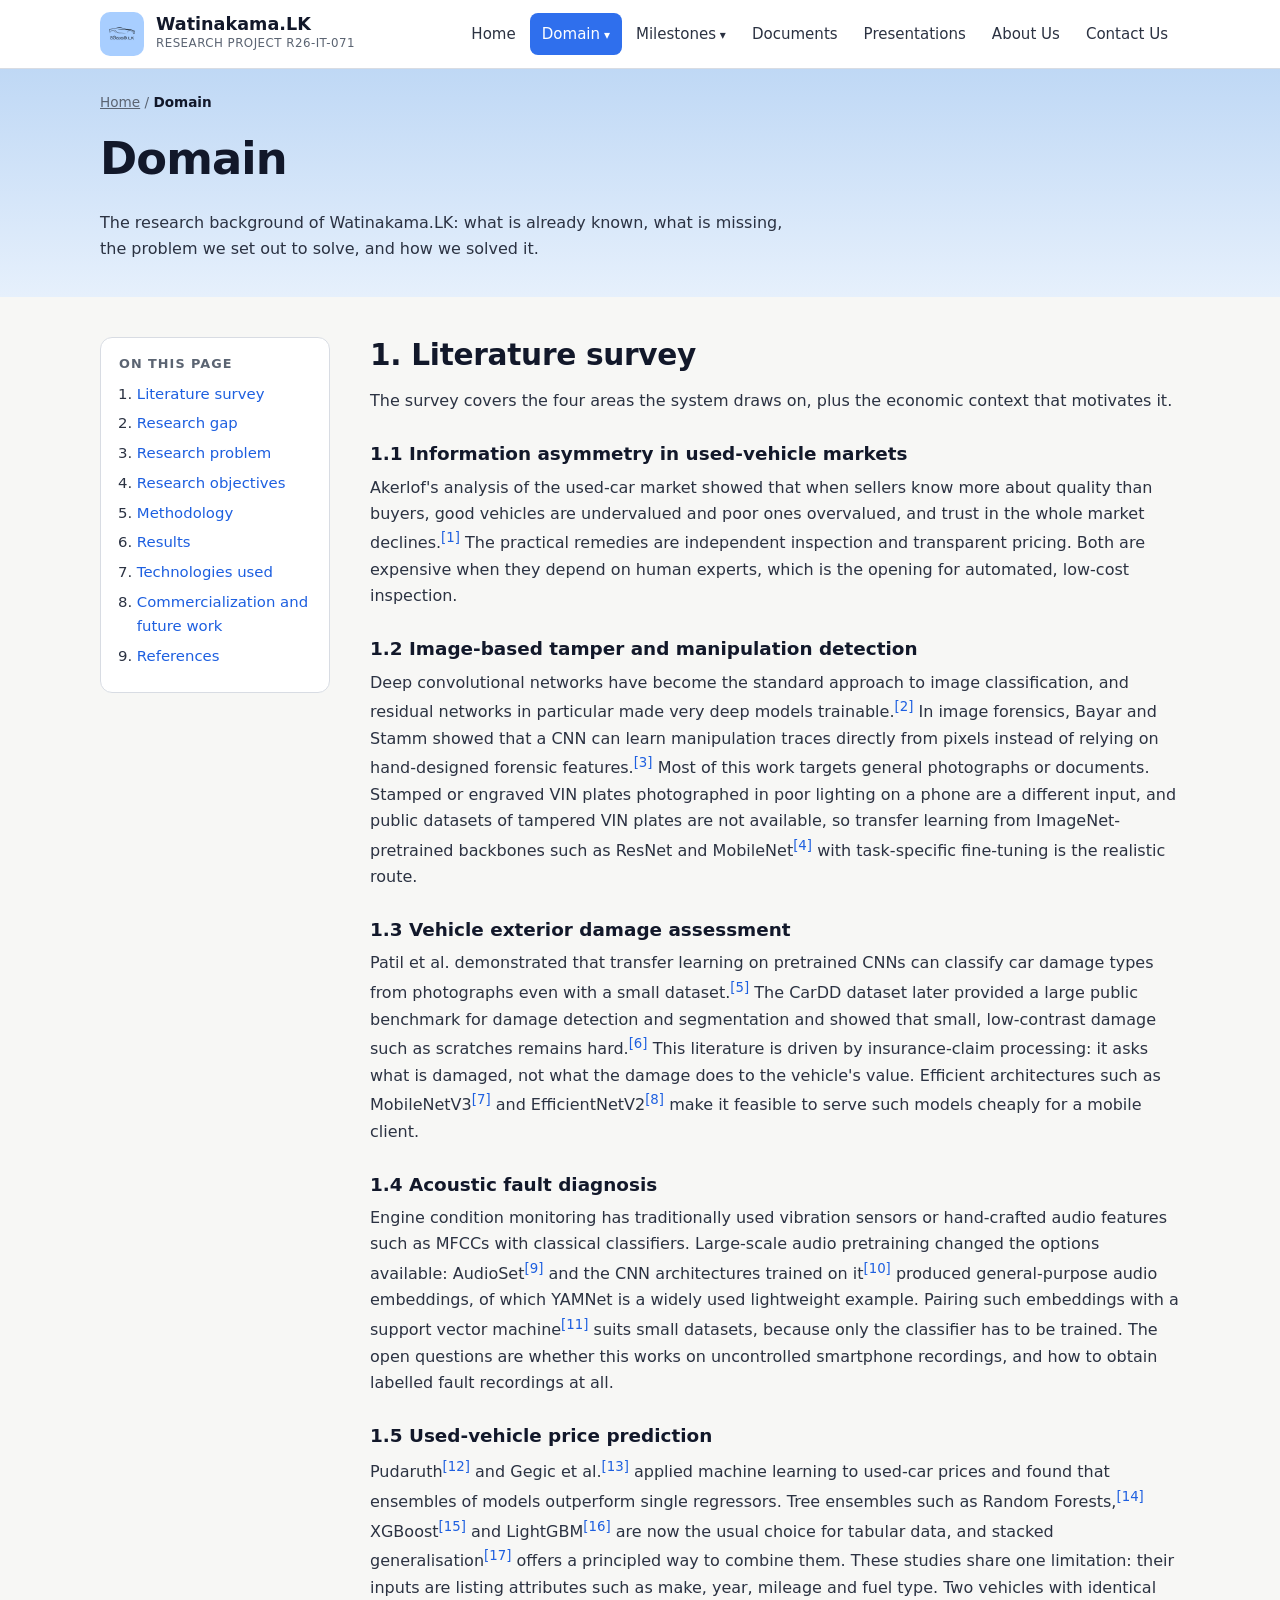
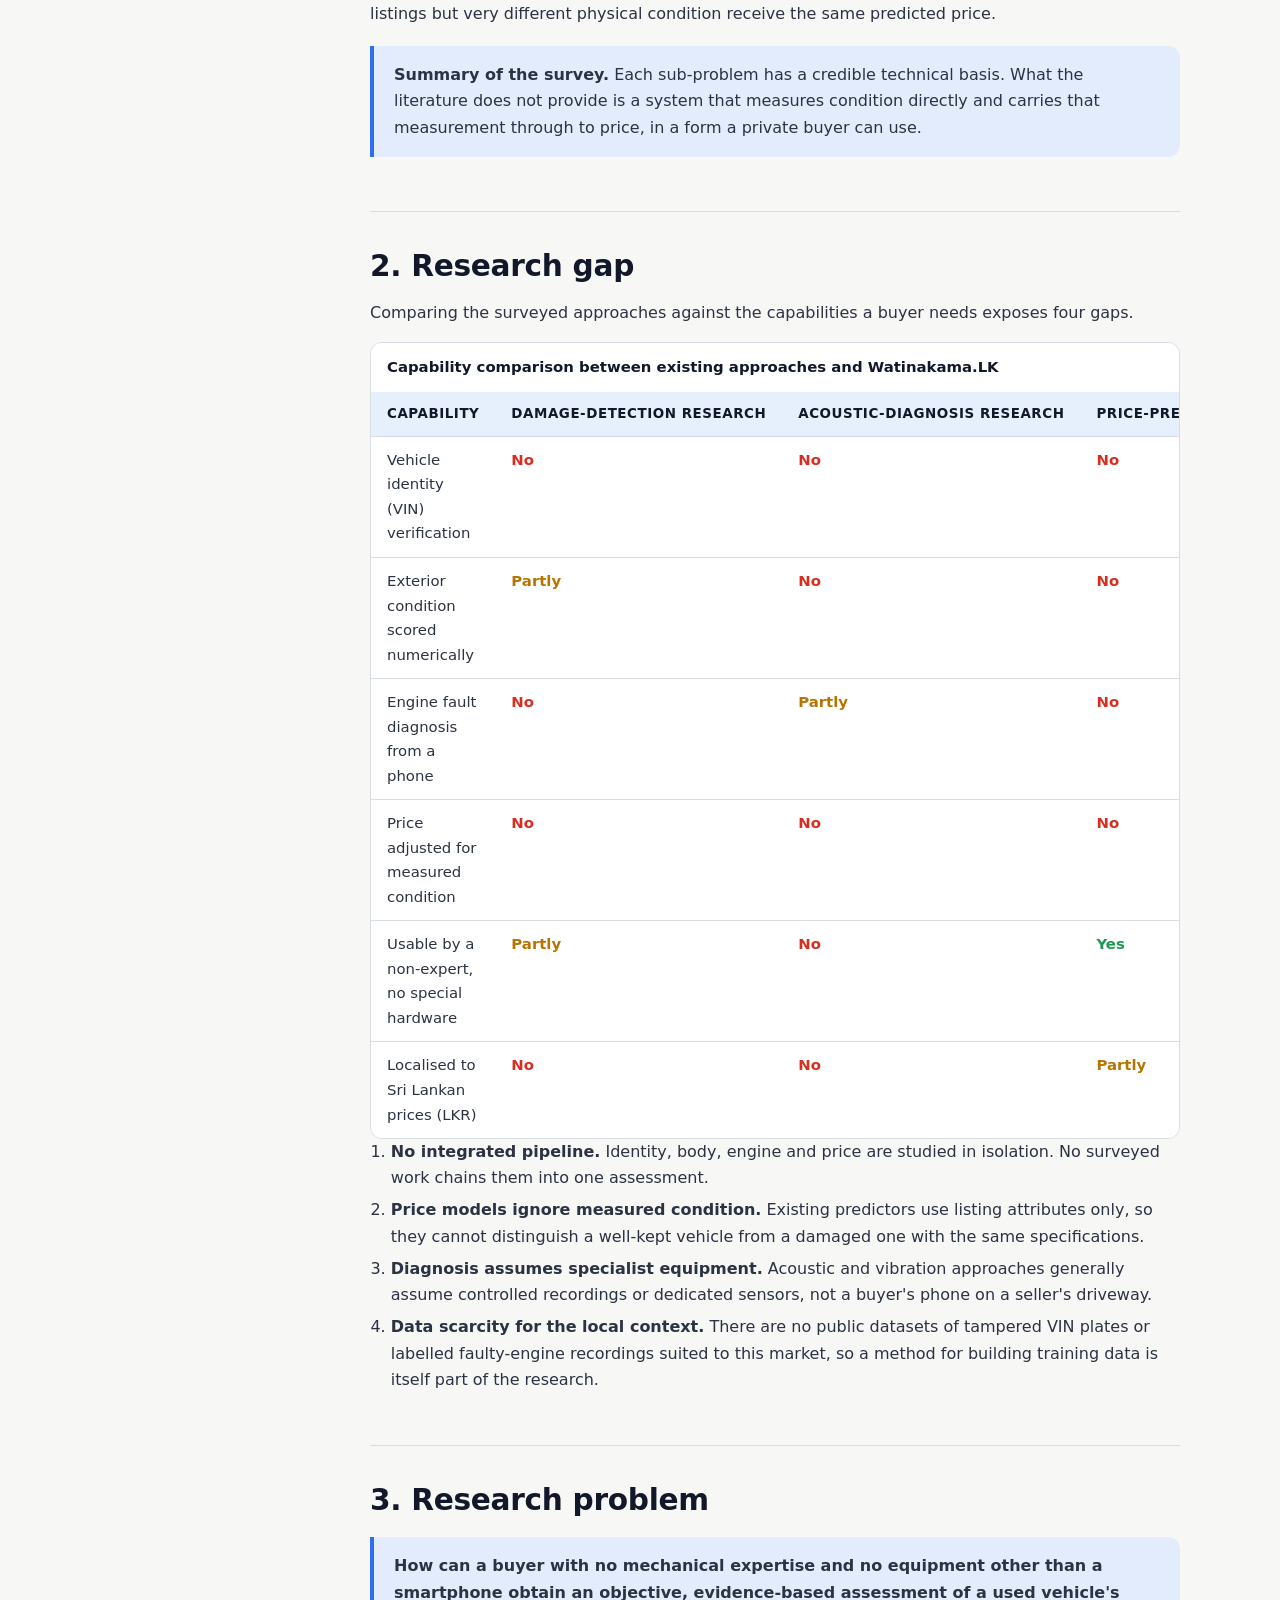
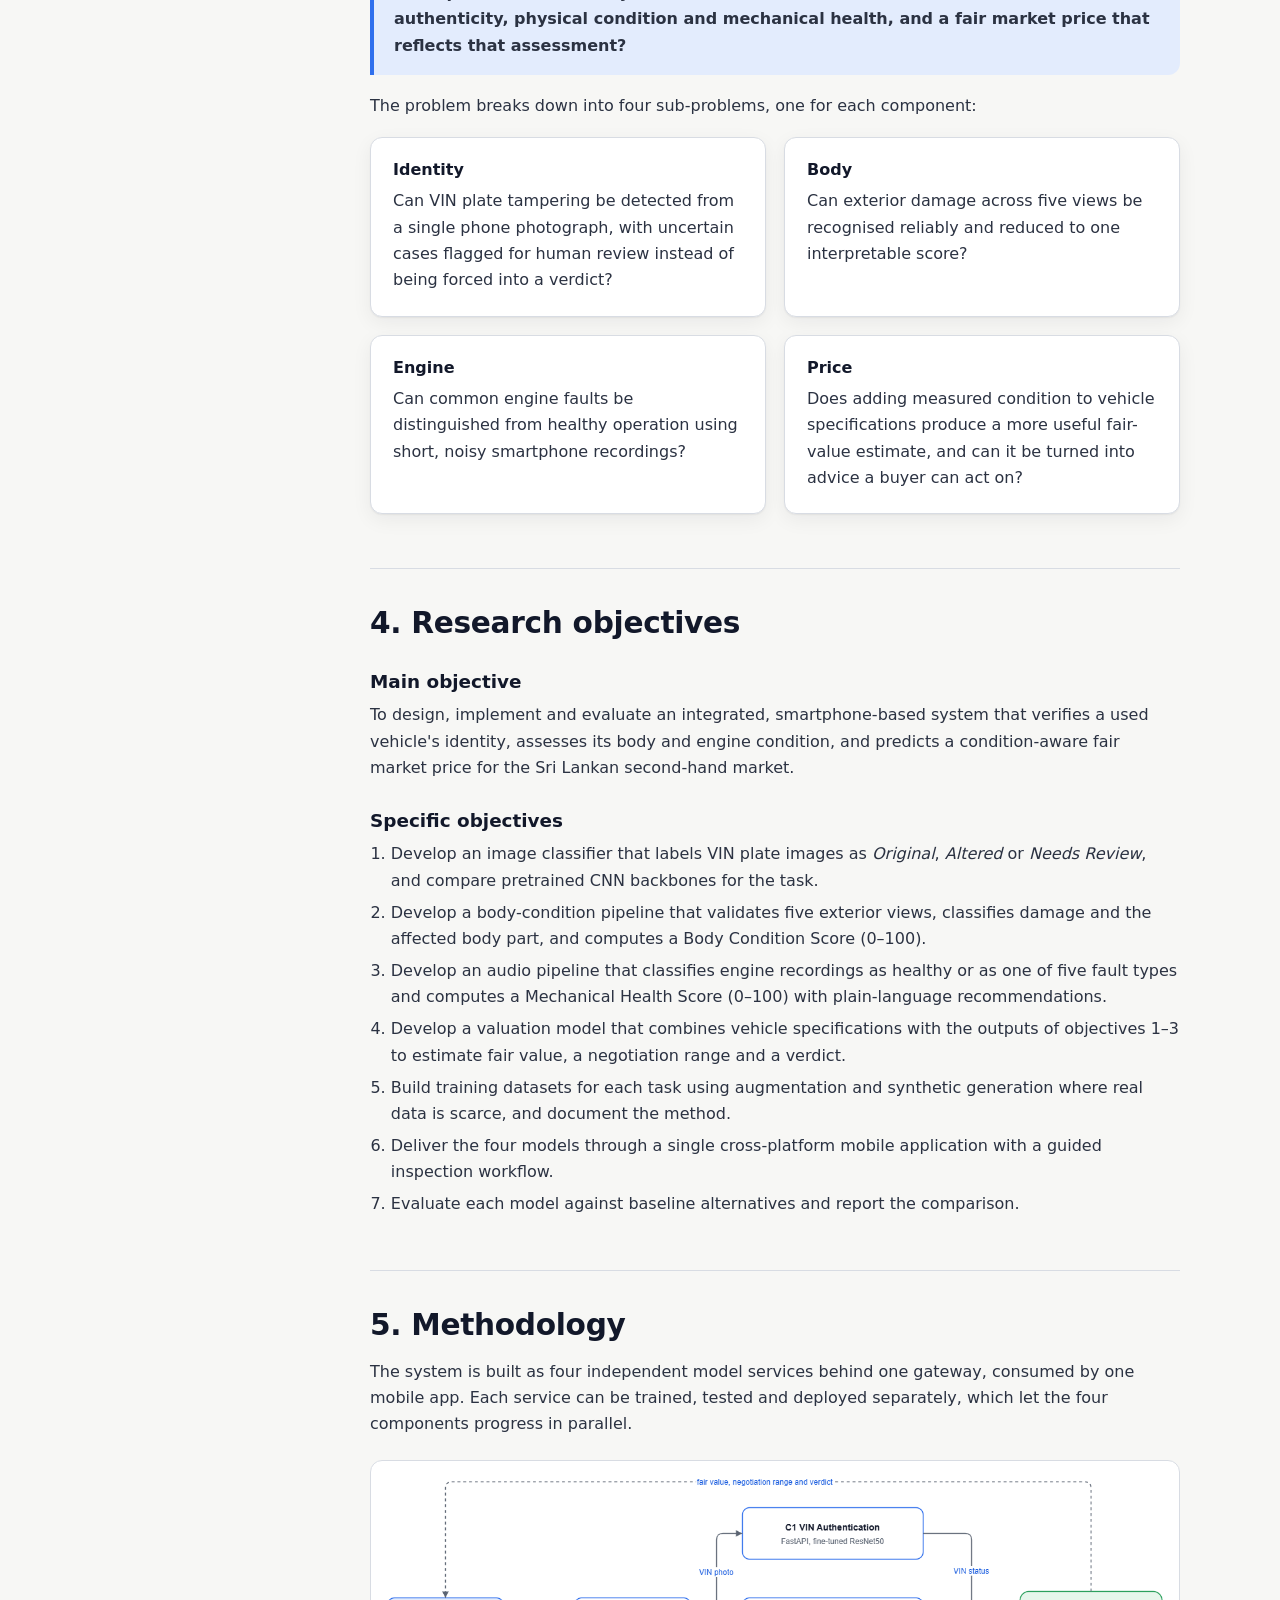
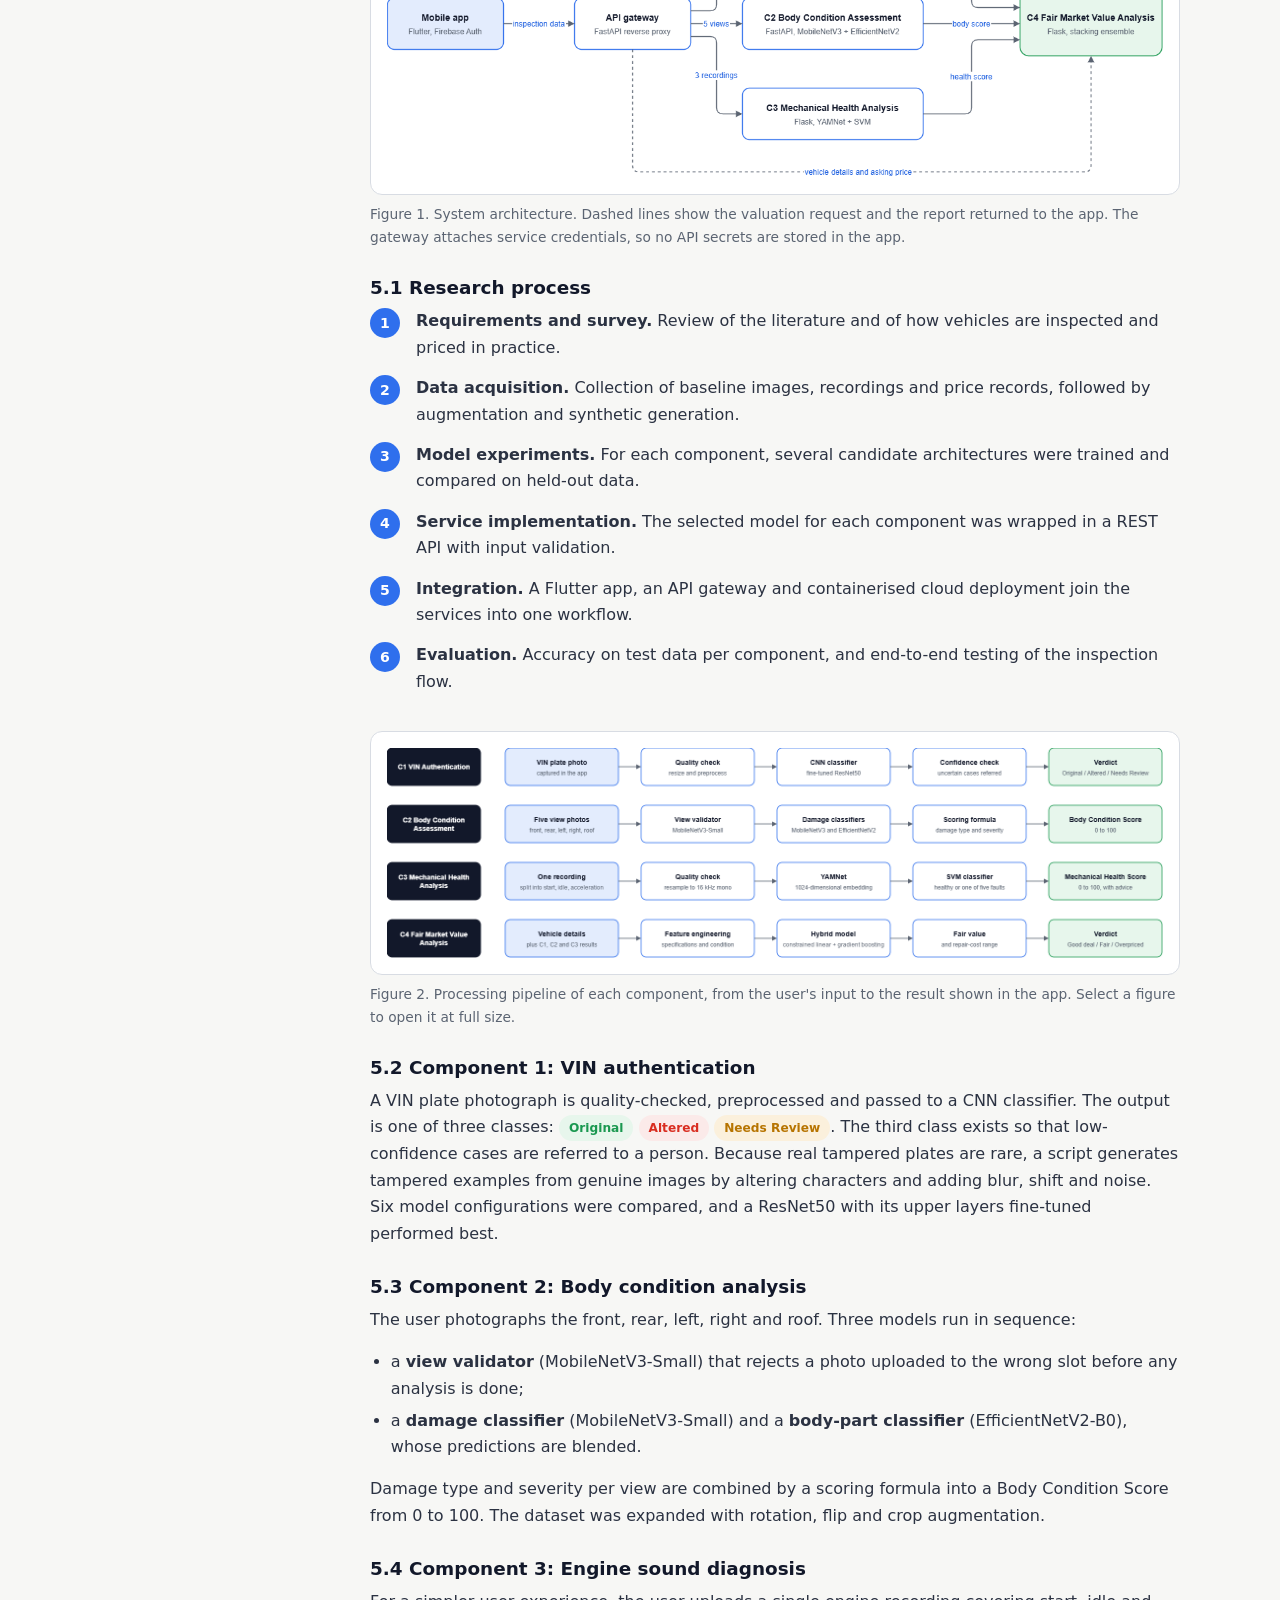
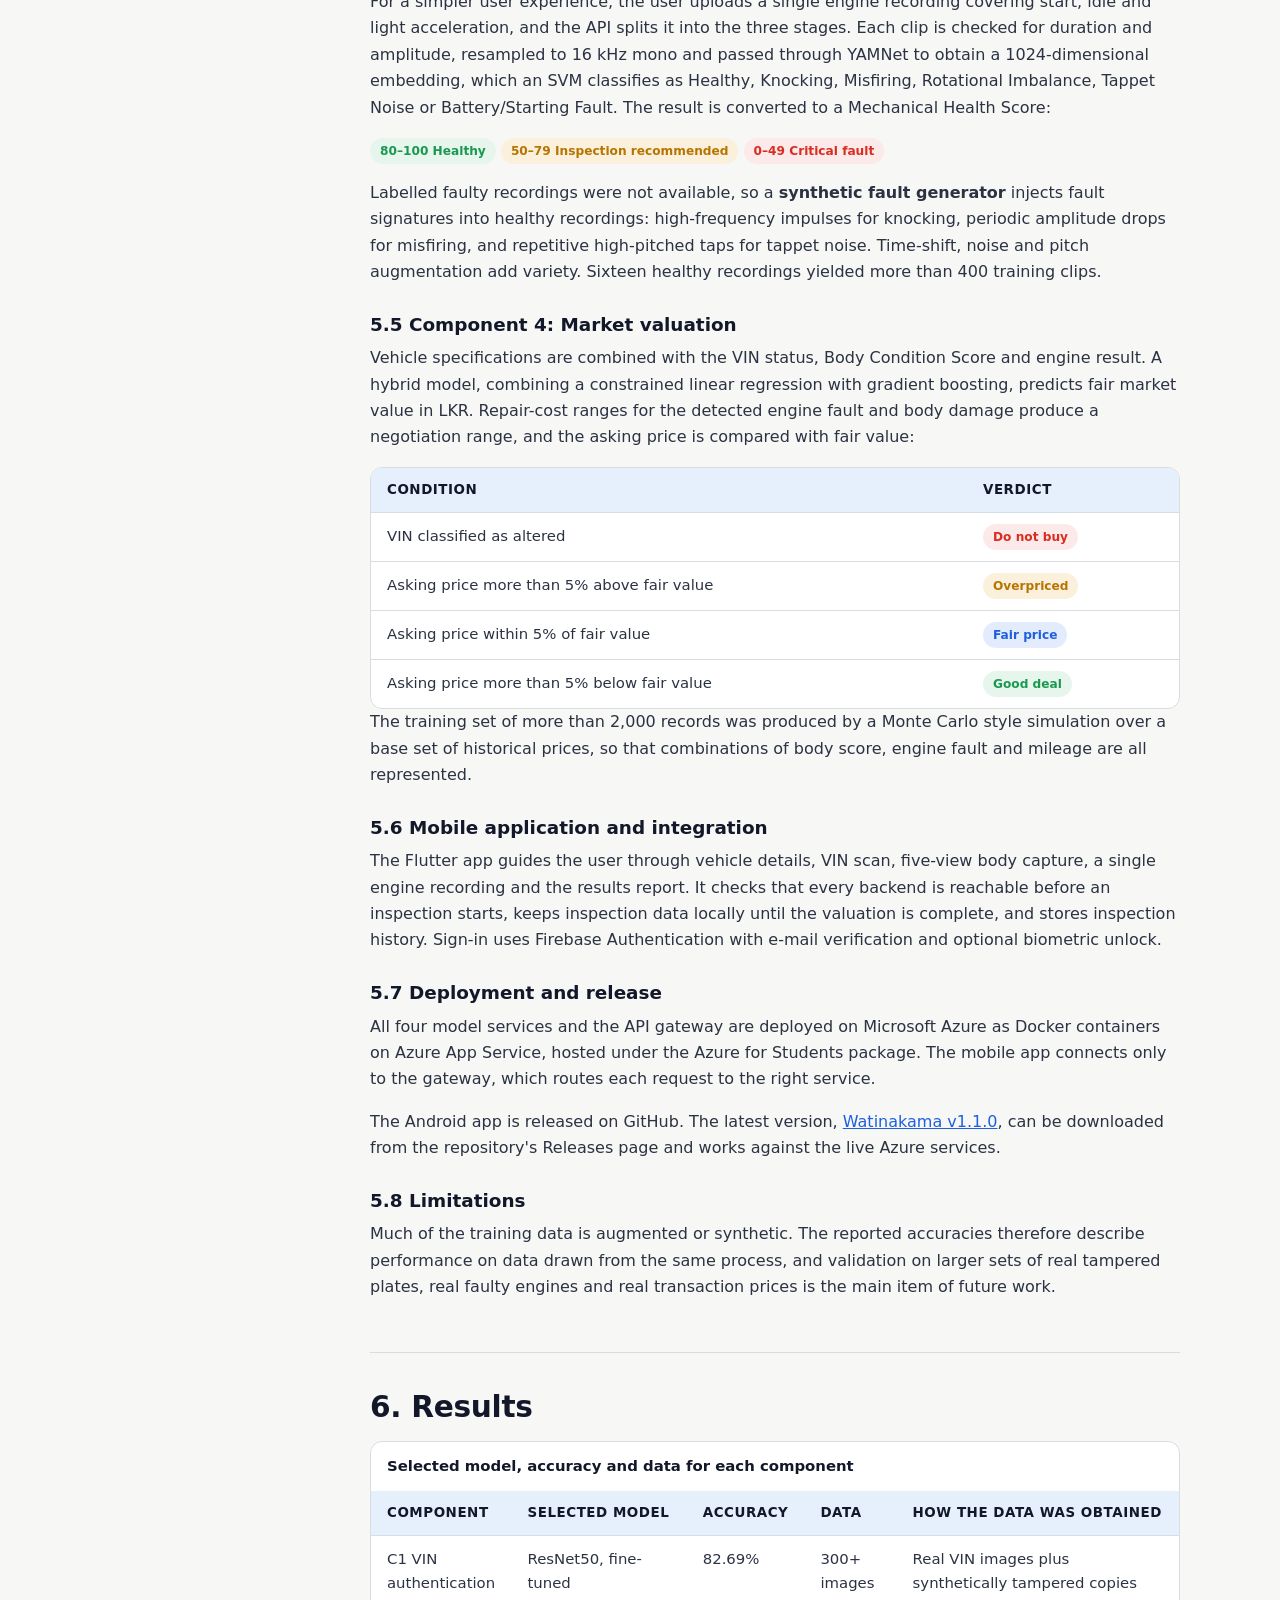
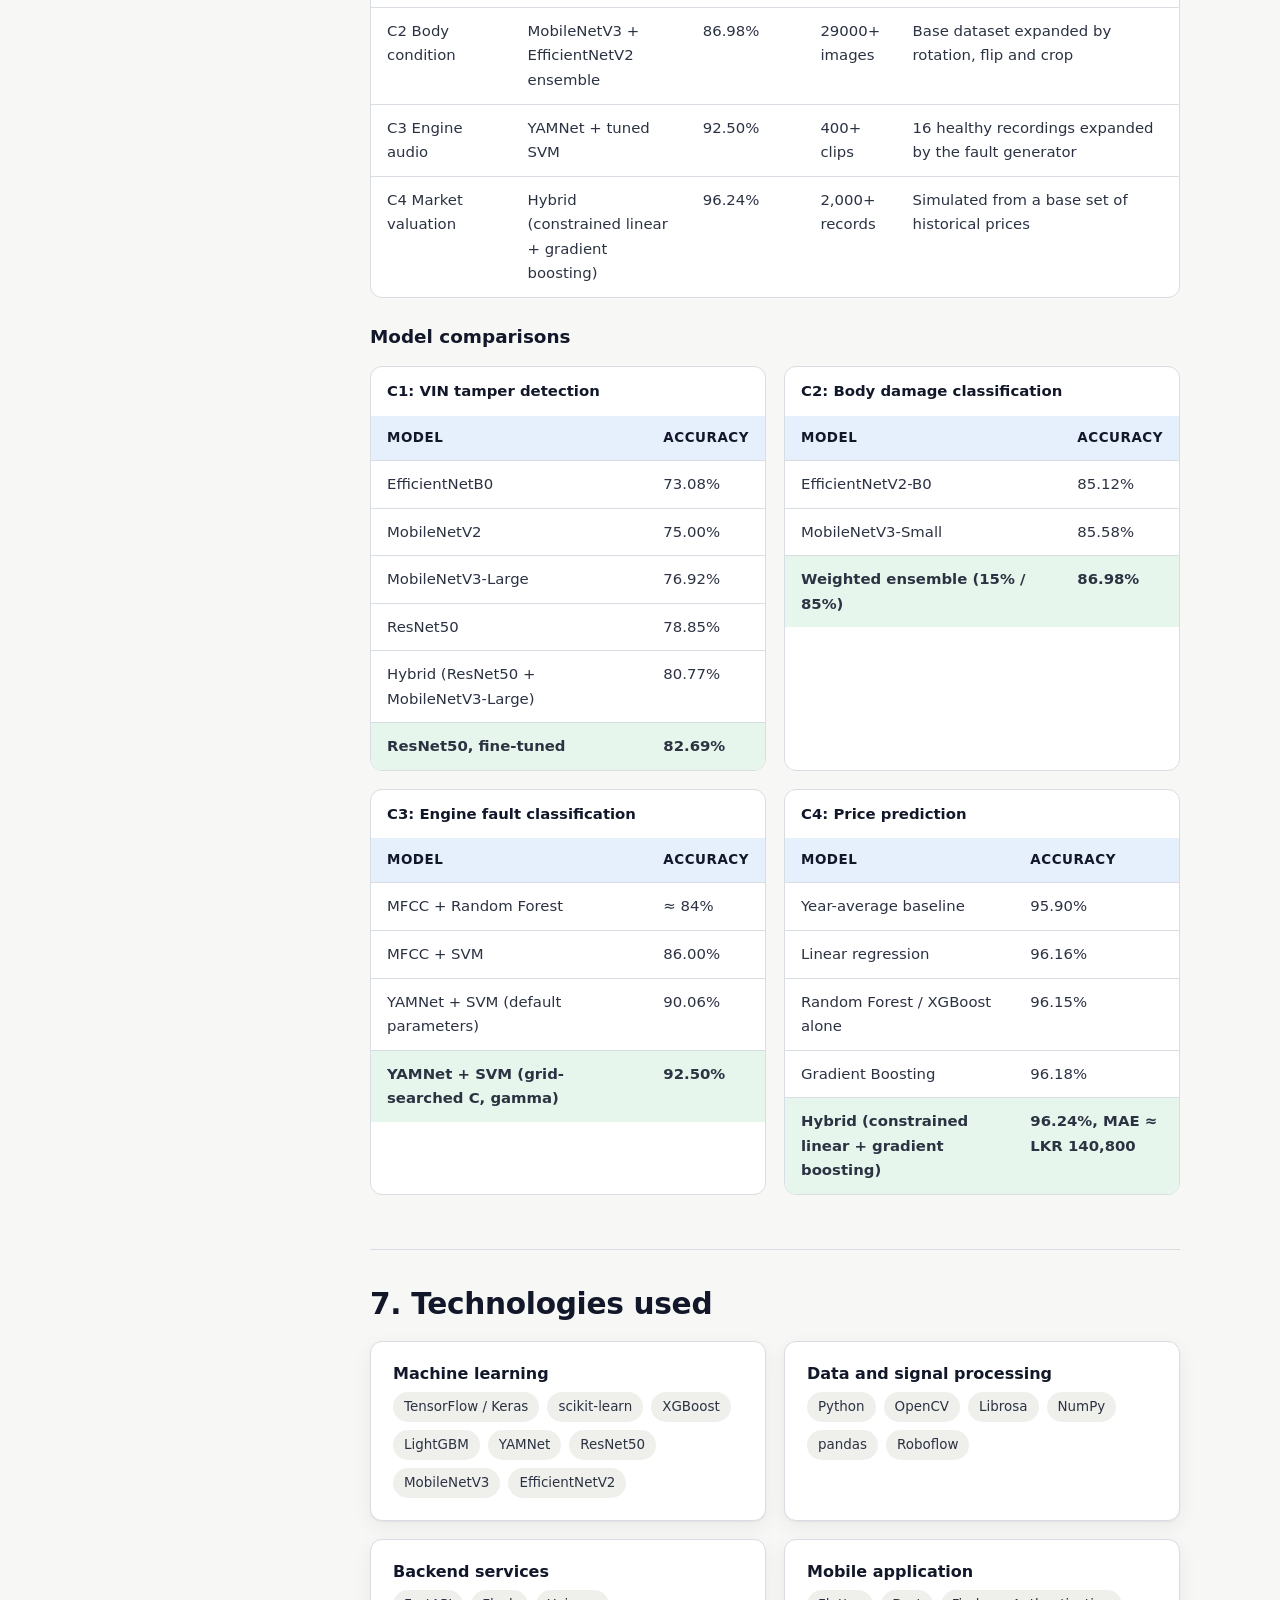
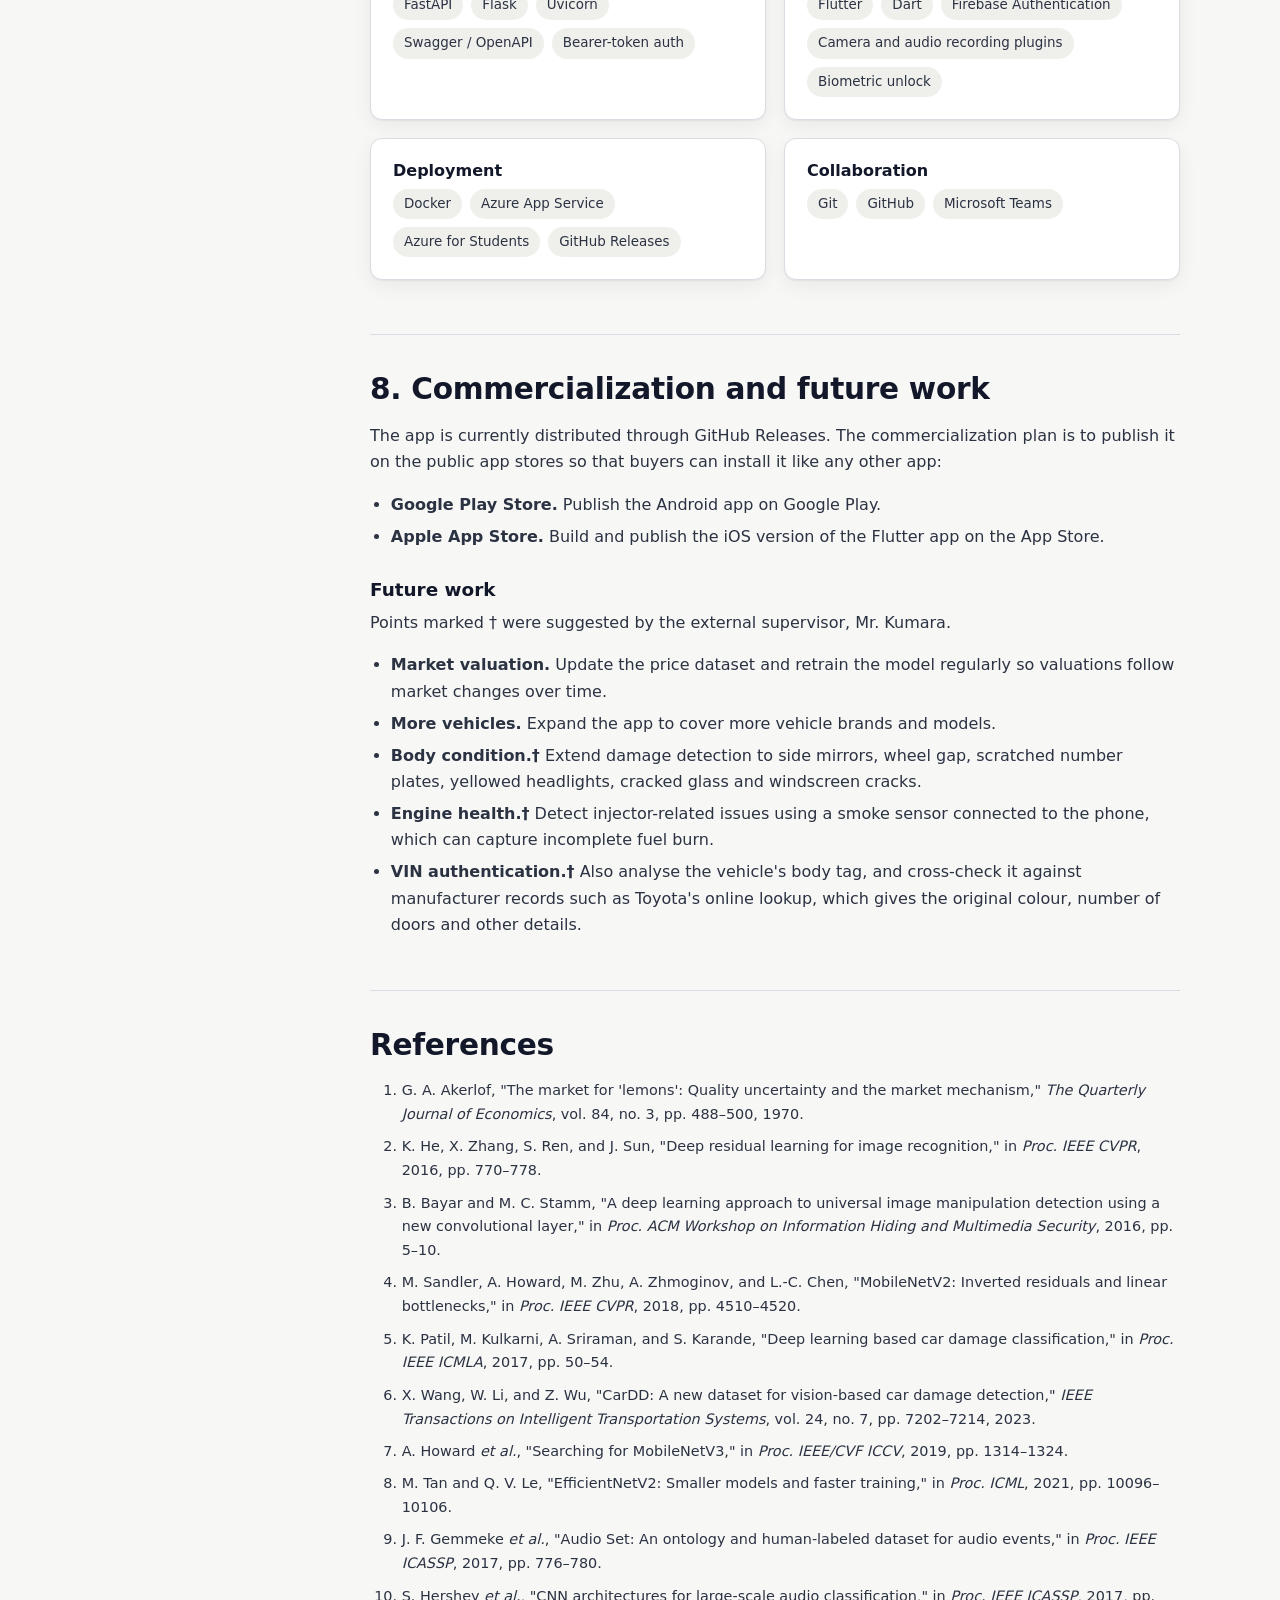
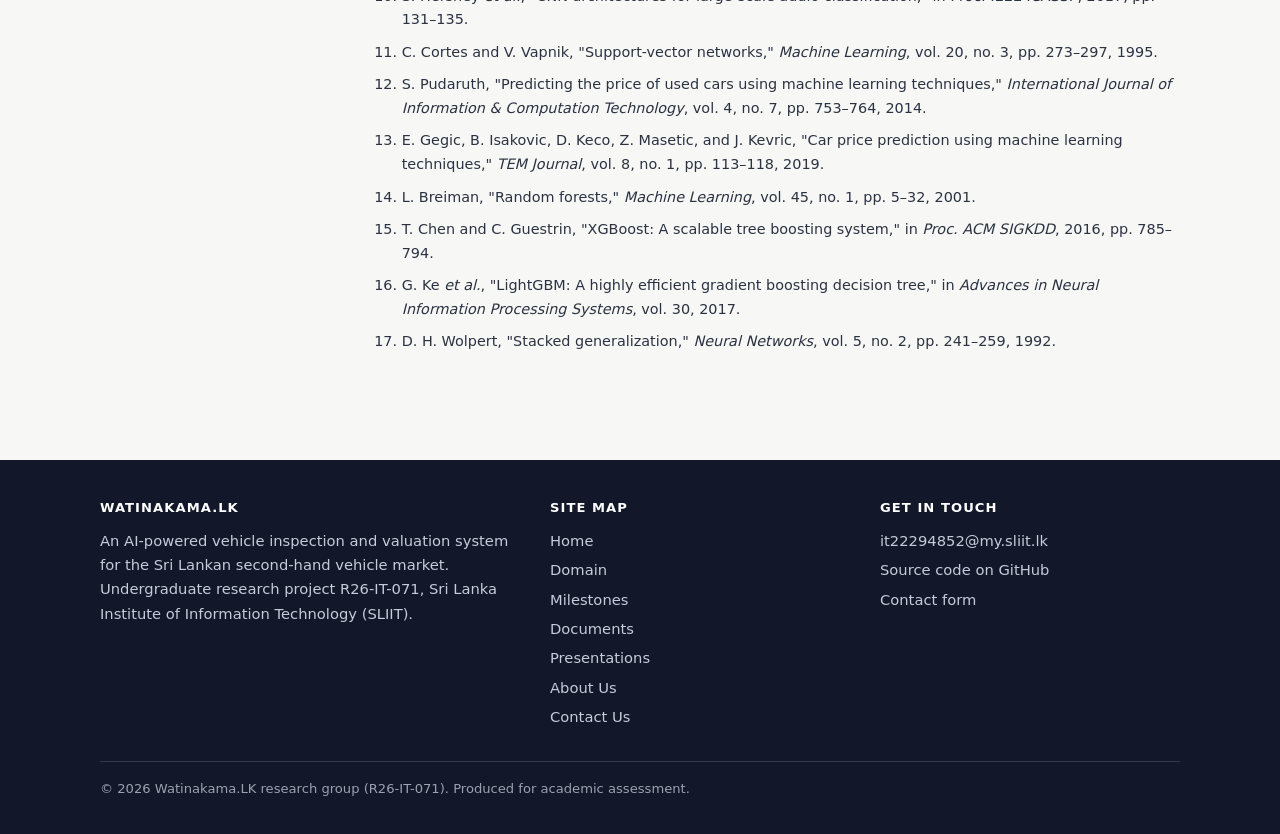
<file: domain.html>
<!DOCTYPE html>
<html lang="en">
<head>
<meta charset="utf-8">
<meta name="viewport" content="width=device-width, initial-scale=1">
<title>Domain | Watinakama.LK - R26-IT-071</title>
<meta name="description" content="Literature survey, research gap, research problem, objectives, methodology and technologies of the Watinakama.LK research project.">
<link rel="icon" type="image/png" href="images/favicon.png">
<link rel="stylesheet" href="css/style.css">
</head>
<body>
<a class="skip" href="#main">Skip to content</a>

<header class="site-header">
  <div class="wrap">
    <a class="brand" href="index.html">
      <img src="images/logo.png" alt="Watinakama.LK logo" width="44" height="44">
      <div><strong>Watinakama.LK</strong><span>RESEARCH PROJECT R26-IT-071</span></div>
    </a>
    <input type="checkbox" id="nav-toggle" class="nav-toggle" aria-label="Open menu">
    <label for="nav-toggle" class="nav-toggle-label" aria-hidden="true">&#9776;</label>
    <nav class="nav" aria-label="Main">
      <ul>
        <li><a href="index.html">Home</a></li>
        <li class="has-sub"><a href="domain.html" aria-current="page">Domain</a>
          <ul class="sub">
            <li><a href="domain.html#literature-survey">Literature Survey</a></li>
            <li><a href="domain.html#research-gap">Research Gap</a></li>
            <li><a href="domain.html#research-problem">Research Problem</a></li>
            <li><a href="domain.html#research-objectives">Research Objectives</a></li>
            <li><a href="domain.html#methodology">Methodology</a></li>
            <li><a href="domain.html#technologies">Technologies Used</a></li>
          </ul>
        </li>
        <li class="has-sub"><a href="milestones.html">Milestones</a>
          <ul class="sub">
            <li><a href="milestones.html#proposal">Project Proposal</a></li>
            <li><a href="milestones.html#pp1">Progress Presentation 1</a></li>
            <li><a href="milestones.html#pp2">Progress Presentation 2</a></li>
            <li><a href="milestones.html#final">Final Assessment</a></li>
            <li><a href="milestones.html#viva">Viva</a></li>
          </ul>
        </li>
        <li><a href="documents.html">Documents</a></li>
        <li><a href="presentations.html">Presentations</a></li>
        <li><a href="about.html">About Us</a></li>
        <li><a href="contact.html">Contact Us</a></li>
      </ul>
    </nav>
  </div>
</header>

<main id="main">
<div class="page-head">
  <div class="wrap">
    <nav class="crumbs" aria-label="Breadcrumb"><a href="index.html">Home</a> / <span aria-current="page">Domain</span></nav>
    <h1>Domain</h1>
    <p>The research background of Watinakama.LK: what is already known, what is missing, the problem we set out to solve, and how we solved it.</p>
  </div>
</div>
<div class="wrap with-toc">
  <aside class="toc" aria-label="On this page">
    <h2>On this page</h2>
    <ol>
      <li><a href="#literature-survey">Literature survey</a></li>
      <li><a href="#research-gap">Research gap</a></li>
      <li><a href="#research-problem">Research problem</a></li>
      <li><a href="#research-objectives">Research objectives</a></li>
      <li><a href="#methodology">Methodology</a></li>
      <li><a href="#results">Results</a></li>
      <li><a href="#technologies">Technologies used</a></li>
      <li><a href="#future-work">Commercialization and future work</a></li>
      <li><a href="#references">References</a></li>
    </ol>
  </aside>

  <div class="prose">

    <section id="literature-survey">
      <h2>1. Literature survey</h2>
      <p>The survey covers the four areas the system draws on, plus the economic context that motivates it.</p>

      <h3>1.1 Information asymmetry in used-vehicle markets</h3>
      <p>Akerlof's analysis of the used-car market showed that when sellers know more about quality than buyers, good vehicles are undervalued and poor ones overvalued, and trust in the whole market declines.<sup><a href="#ref1">[1]</a></sup> The practical remedies are independent inspection and transparent pricing. Both are expensive when they depend on human experts, which is the opening for automated, low-cost inspection.</p>

      <h3>1.2 Image-based tamper and manipulation detection</h3>
      <p>Deep convolutional networks have become the standard approach to image classification, and residual networks in particular made very deep models trainable.<sup><a href="#ref2">[2]</a></sup> In image forensics, Bayar and Stamm showed that a CNN can learn manipulation traces directly from pixels instead of relying on hand-designed forensic features.<sup><a href="#ref3">[3]</a></sup> Most of this work targets general photographs or documents. Stamped or engraved VIN plates photographed in poor lighting on a phone are a different input, and public datasets of tampered VIN plates are not available, so transfer learning from ImageNet-pretrained backbones such as ResNet and MobileNet<sup><a href="#ref4">[4]</a></sup> with task-specific fine-tuning is the realistic route.</p>

      <h3>1.3 Vehicle exterior damage assessment</h3>
      <p>Patil et al. demonstrated that transfer learning on pretrained CNNs can classify car damage types from photographs even with a small dataset.<sup><a href="#ref5">[5]</a></sup> The CarDD dataset later provided a large public benchmark for damage detection and segmentation and showed that small, low-contrast damage such as scratches remains hard.<sup><a href="#ref6">[6]</a></sup> This literature is driven by insurance-claim processing: it asks what is damaged, not what the damage does to the vehicle's value. Efficient architectures such as MobileNetV3<sup><a href="#ref7">[7]</a></sup> and EfficientNetV2<sup><a href="#ref8">[8]</a></sup> make it feasible to serve such models cheaply for a mobile client.</p>

      <h3>1.4 Acoustic fault diagnosis</h3>
      <p>Engine condition monitoring has traditionally used vibration sensors or hand-crafted audio features such as MFCCs with classical classifiers. Large-scale audio pretraining changed the options available: AudioSet<sup><a href="#ref9">[9]</a></sup> and the CNN architectures trained on it<sup><a href="#ref10">[10]</a></sup> produced general-purpose audio embeddings, of which YAMNet is a widely used lightweight example. Pairing such embeddings with a support vector machine<sup><a href="#ref11">[11]</a></sup> suits small datasets, because only the classifier has to be trained. The open questions are whether this works on uncontrolled smartphone recordings, and how to obtain labelled fault recordings at all.</p>

      <h3>1.5 Used-vehicle price prediction</h3>
      <p>Pudaruth<sup><a href="#ref12">[12]</a></sup> and Gegic et al.<sup><a href="#ref13">[13]</a></sup> applied machine learning to used-car prices and found that ensembles of models outperform single regressors. Tree ensembles such as Random Forests,<sup><a href="#ref14">[14]</a></sup> XGBoost<sup><a href="#ref15">[15]</a></sup> and LightGBM<sup><a href="#ref16">[16]</a></sup> are now the usual choice for tabular data, and stacked generalisation<sup><a href="#ref17">[17]</a></sup> offers a principled way to combine them. These studies share one limitation: their inputs are listing attributes such as make, year, mileage and fuel type. Two vehicles with identical listings but very different physical condition receive the same predicted price.</p>

      <div class="callout">
        <p><strong>Summary of the survey.</strong> Each sub-problem has a credible technical basis. What the literature does not provide is a system that measures condition directly and carries that measurement through to price, in a form a private buyer can use.</p>
      </div>
    </section>

    <section id="research-gap">
      <h2>2. Research gap</h2>
      <p>Comparing the surveyed approaches against the capabilities a buyer needs exposes four gaps.</p>
      <div class="table-scroll">
        <table>
          <caption>Capability comparison between existing approaches and Watinakama.LK</caption>
          <thead>
            <tr><th>Capability</th><th>Damage-detection research</th><th>Acoustic-diagnosis research</th><th>Price-prediction research</th><th>Watinakama.LK</th></tr>
          </thead>
          <tbody>
            <tr><td>Vehicle identity (VIN) verification</td><td class="no">No</td><td class="no">No</td><td class="no">No</td><td class="yes">Yes</td></tr>
            <tr><td>Exterior condition scored numerically</td><td class="part">Partly</td><td class="no">No</td><td class="no">No</td><td class="yes">Yes</td></tr>
            <tr><td>Engine fault diagnosis from a phone</td><td class="no">No</td><td class="part">Partly</td><td class="no">No</td><td class="yes">Yes</td></tr>
            <tr><td>Price adjusted for measured condition</td><td class="no">No</td><td class="no">No</td><td class="no">No</td><td class="yes">Yes</td></tr>
            <tr><td>Usable by a non-expert, no special hardware</td><td class="part">Partly</td><td class="no">No</td><td class="yes">Yes</td><td class="yes">Yes</td></tr>
            <tr><td>Localised to Sri Lankan prices (LKR)</td><td class="no">No</td><td class="no">No</td><td class="part">Partly</td><td class="yes">Yes</td></tr>
          </tbody>
        </table>
      </div>
      <ol>
        <li><strong>No integrated pipeline.</strong> Identity, body, engine and price are studied in isolation. No surveyed work chains them into one assessment.</li>
        <li><strong>Price models ignore measured condition.</strong> Existing predictors use listing attributes only, so they cannot distinguish a well-kept vehicle from a damaged one with the same specifications.</li>
        <li><strong>Diagnosis assumes specialist equipment.</strong> Acoustic and vibration approaches generally assume controlled recordings or dedicated sensors, not a buyer's phone on a seller's driveway.</li>
        <li><strong>Data scarcity for the local context.</strong> There are no public datasets of tampered VIN plates or labelled faulty-engine recordings suited to this market, so a method for building training data is itself part of the research.</li>
      </ol>
    </section>

    <section id="research-problem">
      <h2>3. Research problem</h2>
      <div class="callout">
        <p><strong>How can a buyer with no mechanical expertise and no equipment other than a smartphone obtain an objective, evidence-based assessment of a used vehicle's authenticity, physical condition and mechanical health, and a fair market price that reflects that assessment?</strong></p>
      </div>
      <p>The problem breaks down into four sub-problems, one for each component:</p>
      <div class="grid c2">
        <div class="card"><h4>Identity</h4><p>Can VIN plate tampering be detected from a single phone photograph, with uncertain cases flagged for human review instead of being forced into a verdict?</p></div>
        <div class="card"><h4>Body</h4><p>Can exterior damage across five views be recognised reliably and reduced to one interpretable score?</p></div>
        <div class="card"><h4>Engine</h4><p>Can common engine faults be distinguished from healthy operation using short, noisy smartphone recordings?</p></div>
        <div class="card"><h4>Price</h4><p>Does adding measured condition to vehicle specifications produce a more useful fair-value estimate, and can it be turned into advice a buyer can act on?</p></div>
      </div>
    </section>

    <section id="research-objectives">
      <h2>4. Research objectives</h2>
      <h3>Main objective</h3>
      <p>To design, implement and evaluate an integrated, smartphone-based system that verifies a used vehicle's identity, assesses its body and engine condition, and predicts a condition-aware fair market price for the Sri Lankan second-hand market.</p>
      <h3>Specific objectives</h3>
      <ol>
        <li>Develop an image classifier that labels VIN plate images as <em>Original</em>, <em>Altered</em> or <em>Needs Review</em>, and compare pretrained CNN backbones for the task.</li>
        <li>Develop a body-condition pipeline that validates five exterior views, classifies damage and the affected body part, and computes a Body Condition Score (0&ndash;100).</li>
        <li>Develop an audio pipeline that classifies engine recordings as healthy or as one of five fault types and computes a Mechanical Health Score (0&ndash;100) with plain-language recommendations.</li>
        <li>Develop a valuation model that combines vehicle specifications with the outputs of objectives 1&ndash;3 to estimate fair value, a negotiation range and a verdict.</li>
        <li>Build training datasets for each task using augmentation and synthetic generation where real data is scarce, and document the method.</li>
        <li>Deliver the four models through a single cross-platform mobile application with a guided inspection workflow.</li>
        <li>Evaluate each model against baseline alternatives and report the comparison.</li>
      </ol>
    </section>

    <section id="methodology">
      <h2>5. Methodology</h2>
      <p>The system is built as four independent model services behind one gateway, consumed by one mobile app. Each service can be trained, tested and deployed separately, which let the four components progress in parallel.</p>

      <figure>
        <a class="frame" href="images/system-architecture.png"><img src="images/system-architecture.png" width="1202" height="467" alt="System architecture: the mobile app sends inspection data through an API gateway to the VIN authentication, body condition and mechanical health services; their results, with the vehicle details and asking price, go to the fair market value service, which returns the fair value, negotiation range and verdict to the app."></a>
        <figcaption>Figure 1. System architecture. Dashed lines show the valuation request and the report returned to the app. The gateway attaches service credentials, so no API secrets are stored in the app.</figcaption>
      </figure>

      <h3>5.1 Research process</h3>
      <ol class="steps">
        <li><strong>Requirements and survey.</strong> Review of the literature and of how vehicles are inspected and priced in practice.</li>
        <li><strong>Data acquisition.</strong> Collection of baseline images, recordings and price records, followed by augmentation and synthetic generation.</li>
        <li><strong>Model experiments.</strong> For each component, several candidate architectures were trained and compared on held-out data.</li>
        <li><strong>Service implementation.</strong> The selected model for each component was wrapped in a REST API with input validation.</li>
        <li><strong>Integration.</strong> A Flutter app, an API gateway and containerised cloud deployment join the services into one workflow.</li>
        <li><strong>Evaluation.</strong> Accuracy on test data per component, and end-to-end testing of the inspection flow.</li>
      </ol>

      <figure>
        <a class="frame" href="images/component-pipelines.png"><img src="images/component-pipelines.png" width="1576" height="426" loading="lazy" alt="Processing pipeline of each component, from input to output. C1: VIN plate photo, quality check, CNN classifier, confidence check, verdict. C2: five view photos, view validator, damage classifiers, scoring formula, Body Condition Score. C3: one recording split into start, idle and acceleration, quality check, YAMNet embedding, SVM classifier, Mechanical Health Score. C4: vehicle details and component results, feature engineering, hybrid model, fair value, verdict."></a>
        <figcaption>Figure 2. Processing pipeline of each component, from the user's input to the result shown in the app. Select a figure to open it at full size.</figcaption>
      </figure>

      <h3>5.2 Component 1: VIN authentication</h3>
      <p>A VIN plate photograph is quality-checked, preprocessed and passed to a CNN classifier. The output is one of three classes: <span class="pill green">Original</span> <span class="pill red">Altered</span> <span class="pill amber">Needs Review</span>. The third class exists so that low-confidence cases are referred to a person. Because real tampered plates are rare, a script generates tampered examples from genuine images by altering characters and adding blur, shift and noise. Six model configurations were compared, and a ResNet50 with its upper layers fine-tuned performed best.</p>

      <h3>5.3 Component 2: Body condition analysis</h3>
      <p>The user photographs the front, rear, left, right and roof. Three models run in sequence:</p>
      <ul>
        <li>a <strong>view validator</strong> (MobileNetV3-Small) that rejects a photo uploaded to the wrong slot before any analysis is done;</li>
        <li>a <strong>damage classifier</strong> (MobileNetV3-Small) and a <strong>body-part classifier</strong> (EfficientNetV2-B0), whose predictions are blended.</li>
      </ul>
      <p>Damage type and severity per view are combined by a scoring formula into a Body Condition Score from 0 to 100. The dataset was expanded with rotation, flip and crop augmentation.</p>

      <h3>5.4 Component 3: Engine sound diagnosis</h3>
      <p>For a simpler user experience, the user uploads a single engine recording covering start, idle and light acceleration, and the API splits it into the three stages. Each clip is checked for duration and amplitude, resampled to 16&nbsp;kHz mono and passed through YAMNet to obtain a 1024-dimensional embedding, which an SVM classifies as Healthy, Knocking, Misfiring, Rotational Imbalance, Tappet Noise or Battery/Starting Fault. The result is converted to a Mechanical Health Score:</p>
      <p><span class="pill green">80&ndash;100 Healthy</span> <span class="pill amber">50&ndash;79 Inspection recommended</span> <span class="pill red">0&ndash;49 Critical fault</span></p>
      <p>Labelled faulty recordings were not available, so a <strong>synthetic fault generator</strong> injects fault signatures into healthy recordings: high-frequency impulses for knocking, periodic amplitude drops for misfiring, and repetitive high-pitched taps for tappet noise. Time-shift, noise and pitch augmentation add variety. Sixteen healthy recordings yielded more than 400 training clips.</p>

      <h3>5.5 Component 4: Market valuation</h3>
      <p>Vehicle specifications are combined with the VIN status, Body Condition Score and engine result. A hybrid model, combining a constrained linear regression with gradient boosting, predicts fair market value in LKR. Repair-cost ranges for the detected engine fault and body damage produce a negotiation range, and the asking price is compared with fair value:</p>
      <div class="table-scroll">
        <table>
          <thead><tr><th>Condition</th><th>Verdict</th></tr></thead>
          <tbody>
            <tr><td>VIN classified as altered</td><td><span class="pill red">Do not buy</span></td></tr>
            <tr><td>Asking price more than 5% above fair value</td><td><span class="pill amber">Overpriced</span></td></tr>
            <tr><td>Asking price within 5% of fair value</td><td><span class="pill">Fair price</span></td></tr>
            <tr><td>Asking price more than 5% below fair value</td><td><span class="pill green">Good deal</span></td></tr>
          </tbody>
        </table>
      </div>
      <p>The training set of more than 2,000 records was produced by a Monte Carlo style simulation over a base set of historical prices, so that combinations of body score, engine fault and mileage are all represented.</p>

      <h3>5.6 Mobile application and integration</h3>
      <p>The Flutter app guides the user through vehicle details, VIN scan, five-view body capture, a single engine recording and the results report. It checks that every backend is reachable before an inspection starts, keeps inspection data locally until the valuation is complete, and stores inspection history. Sign-in uses Firebase Authentication with e-mail verification and optional biometric unlock.</p>

      <h3>5.7 Deployment and release</h3>
      <p>All four model services and the API gateway are deployed on Microsoft Azure as Docker containers on Azure App Service, hosted under the Azure for Students package. The mobile app connects only to the gateway, which routes each request to the right service.</p>
      <p>The Android app is released on GitHub. The latest version, <a href="https://github.com/Minosh96/R26-IT-071/releases/latest" rel="noopener">Watinakama v1.1.0</a>, can be downloaded from the repository's Releases page and works against the live Azure services.</p>

      <h3>5.8 Limitations</h3>
      <p>Much of the training data is augmented or synthetic. The reported accuracies therefore describe performance on data drawn from the same process, and validation on larger sets of real tampered plates, real faulty engines and real transaction prices is the main item of future work.</p>
    </section>

    <section id="results">
      <h2>6. Results</h2>
      <div class="table-scroll">
        <table>
          <caption>Selected model, accuracy and data for each component</caption>
          <thead><tr><th>Component</th><th>Selected model</th><th>Accuracy</th><th>Data</th><th>How the data was obtained</th></tr></thead>
          <tbody>
            <tr><td>C1 VIN authentication</td><td>ResNet50, fine-tuned</td><td>82.69%</td><td>300+ images</td><td>Real VIN images plus synthetically tampered copies</td></tr>
            <tr><td>C2 Body condition</td><td>MobileNetV3 + EfficientNetV2 ensemble</td><td>86.98%</td><td>29000+ images</td><td>Base dataset expanded by rotation, flip and crop</td></tr>
            <tr><td>C3 Engine audio</td><td>YAMNet + tuned SVM</td><td>92.50%</td><td>400+ clips</td><td>16 healthy recordings expanded by the fault generator</td></tr>
            <tr><td>C4 Market valuation</td><td>Hybrid (constrained linear + gradient boosting)</td><td>96.24%</td><td>2,000+ records</td><td>Simulated from a base set of historical prices</td></tr>
          </tbody>
        </table>
      </div>

      <h3>Model comparisons</h3>
      <div class="grid c2">
        <div class="table-scroll">
          <table>
            <caption>C1: VIN tamper detection</caption>
            <thead><tr><th>Model</th><th>Accuracy</th></tr></thead>
            <tbody>
              <tr><td>EfficientNetB0</td><td>73.08%</td></tr>
              <tr><td>MobileNetV2</td><td>75.00%</td></tr>
              <tr><td>MobileNetV3-Large</td><td>76.92%</td></tr>
              <tr><td>ResNet50</td><td>78.85%</td></tr>
              <tr><td>Hybrid (ResNet50 + MobileNetV3-Large)</td><td>80.77%</td></tr>
              <tr class="best"><td>ResNet50, fine-tuned</td><td>82.69%</td></tr>
            </tbody>
          </table>
        </div>
        <div class="table-scroll">
          <table>
            <caption>C2: Body damage classification</caption>
            <thead><tr><th>Model</th><th>Accuracy</th></tr></thead>
            <tbody>
              <tr><td>EfficientNetV2-B0</td><td>85.12%</td></tr>
              <tr><td>MobileNetV3-Small</td><td>85.58%</td></tr>
              <tr class="best"><td>Weighted ensemble (15% / 85%)</td><td>86.98%</td></tr>
            </tbody>
          </table>
        </div>
        <div class="table-scroll">
          <table>
            <caption>C3: Engine fault classification</caption>
            <thead><tr><th>Model</th><th>Accuracy</th></tr></thead>
            <tbody>
              <tr><td>MFCC + Random Forest</td><td>&asymp; 84%</td></tr>
              <tr><td>MFCC + SVM</td><td>86.00%</td></tr>
              <tr><td>YAMNet + SVM (default parameters)</td><td>90.06%</td></tr>
              <tr class="best"><td>YAMNet + SVM (grid-searched C, gamma)</td><td>92.50%</td></tr>
            </tbody>
          </table>
        </div>
        <div class="table-scroll">
          <table>
            <caption>C4: Price prediction</caption>
            <thead><tr><th>Model</th><th>Accuracy</th></tr></thead>
            <tbody>
              <tr><td>Year-average baseline</td><td>95.90%</td></tr>
              <tr><td>Linear regression</td><td>96.16%</td></tr>
              <tr><td>Random Forest / XGBoost alone</td><td>96.15%</td></tr>
              <tr><td>Gradient Boosting</td><td>96.18%</td></tr>
              <tr class="best"><td>Hybrid (constrained linear + gradient boosting)</td><td>96.24%, MAE &asymp; LKR 140,800</td></tr>
            </tbody>
          </table>
        </div>
      </div>
    </section>

    <section id="technologies">
      <h2>7. Technologies used</h2>
      <div class="grid c2">
        <div class="card"><h4>Machine learning</h4><ul class="tags"><li>TensorFlow / Keras</li><li>scikit-learn</li><li>XGBoost</li><li>LightGBM</li><li>YAMNet</li><li>ResNet50</li><li>MobileNetV3</li><li>EfficientNetV2</li></ul></div>
        <div class="card"><h4>Data and signal processing</h4><ul class="tags"><li>Python</li><li>OpenCV</li><li>Librosa</li><li>NumPy</li><li>pandas</li><li>Roboflow</li></ul></div>
        <div class="card"><h4>Backend services</h4><ul class="tags"><li>FastAPI</li><li>Flask</li><li>Uvicorn</li><li>Swagger / OpenAPI</li><li>Bearer-token auth</li></ul></div>
        <div class="card"><h4>Mobile application</h4><ul class="tags"><li>Flutter</li><li>Dart</li><li>Firebase Authentication</li><li>Camera and audio recording plugins</li><li>Biometric unlock</li></ul></div>
        <div class="card"><h4>Deployment</h4><ul class="tags"><li>Docker</li><li>Azure App Service</li><li>Azure for Students</li><li>GitHub Releases</li></ul></div>
        <div class="card"><h4>Collaboration</h4><ul class="tags"><li>Git</li><li>GitHub</li><li>Microsoft Teams</li></ul></div>
      </div>
    </section>

    <section id="future-work">
      <h2>8. Commercialization and future work</h2>
      <p>The app is currently distributed through GitHub Releases. The commercialization plan is to publish it on the public app stores so that buyers can install it like any other app:</p>
      <ul>
        <li><strong>Google Play Store.</strong> Publish the Android app on Google Play.</li>
        <li><strong>Apple App Store.</strong> Build and publish the iOS version of the Flutter app on the App Store.</li>
      </ul>

      <h3>Future work</h3>
      <p>Points marked &dagger; were suggested by the external supervisor, Mr. Kumara.</p>
      <ul>
        <li><strong>Market valuation.</strong> Update the price dataset and retrain the model regularly so valuations follow market changes over time.</li>
        <li><strong>More vehicles.</strong> Expand the app to cover more vehicle brands and models.</li>
        <li><strong>Body condition.&dagger;</strong> Extend damage detection to side mirrors, wheel gap, scratched number plates, yellowed headlights, cracked glass and windscreen cracks.</li>
        <li><strong>Engine health.&dagger;</strong> Detect injector-related issues using a smoke sensor connected to the phone, which can capture incomplete fuel burn.</li>
        <li><strong>VIN authentication.&dagger;</strong> Also analyse the vehicle's body tag, and cross-check it against manufacturer records such as Toyota's online lookup, which gives the original colour, number of doors and other details.</li>
      </ul>
    </section>

    <section id="references">
      <h2>References</h2>
      <ol class="refs">
        <li id="ref1">G. A. Akerlof, "The market for 'lemons': Quality uncertainty and the market mechanism," <em>The Quarterly Journal of Economics</em>, vol. 84, no. 3, pp. 488&ndash;500, 1970.</li>
        <li id="ref2">K. He, X. Zhang, S. Ren, and J. Sun, "Deep residual learning for image recognition," in <em>Proc. IEEE CVPR</em>, 2016, pp. 770&ndash;778.</li>
        <li id="ref3">B. Bayar and M. C. Stamm, "A deep learning approach to universal image manipulation detection using a new convolutional layer," in <em>Proc. ACM Workshop on Information Hiding and Multimedia Security</em>, 2016, pp. 5&ndash;10.</li>
        <li id="ref4">M. Sandler, A. Howard, M. Zhu, A. Zhmoginov, and L.-C. Chen, "MobileNetV2: Inverted residuals and linear bottlenecks," in <em>Proc. IEEE CVPR</em>, 2018, pp. 4510&ndash;4520.</li>
        <li id="ref5">K. Patil, M. Kulkarni, A. Sriraman, and S. Karande, "Deep learning based car damage classification," in <em>Proc. IEEE ICMLA</em>, 2017, pp. 50&ndash;54.</li>
        <li id="ref6">X. Wang, W. Li, and Z. Wu, "CarDD: A new dataset for vision-based car damage detection," <em>IEEE Transactions on Intelligent Transportation Systems</em>, vol. 24, no. 7, pp. 7202&ndash;7214, 2023.</li>
        <li id="ref7">A. Howard <em>et al.</em>, "Searching for MobileNetV3," in <em>Proc. IEEE/CVF ICCV</em>, 2019, pp. 1314&ndash;1324.</li>
        <li id="ref8">M. Tan and Q. V. Le, "EfficientNetV2: Smaller models and faster training," in <em>Proc. ICML</em>, 2021, pp. 10096&ndash;10106.</li>
        <li id="ref9">J. F. Gemmeke <em>et al.</em>, "Audio Set: An ontology and human-labeled dataset for audio events," in <em>Proc. IEEE ICASSP</em>, 2017, pp. 776&ndash;780.</li>
        <li id="ref10">S. Hershey <em>et al.</em>, "CNN architectures for large-scale audio classification," in <em>Proc. IEEE ICASSP</em>, 2017, pp. 131&ndash;135.</li>
        <li id="ref11">C. Cortes and V. Vapnik, "Support-vector networks," <em>Machine Learning</em>, vol. 20, no. 3, pp. 273&ndash;297, 1995.</li>
        <li id="ref12">S. Pudaruth, "Predicting the price of used cars using machine learning techniques," <em>International Journal of Information &amp; Computation Technology</em>, vol. 4, no. 7, pp. 753&ndash;764, 2014.</li>
        <li id="ref13">E. Gegic, B. Isakovic, D. Keco, Z. Masetic, and J. Kevric, "Car price prediction using machine learning techniques," <em>TEM Journal</em>, vol. 8, no. 1, pp. 113&ndash;118, 2019.</li>
        <li id="ref14">L. Breiman, "Random forests," <em>Machine Learning</em>, vol. 45, no. 1, pp. 5&ndash;32, 2001.</li>
        <li id="ref15">T. Chen and C. Guestrin, "XGBoost: A scalable tree boosting system," in <em>Proc. ACM SIGKDD</em>, 2016, pp. 785&ndash;794.</li>
        <li id="ref16">G. Ke <em>et al.</em>, "LightGBM: A highly efficient gradient boosting decision tree," in <em>Advances in Neural Information Processing Systems</em>, vol. 30, 2017.</li>
        <li id="ref17">D. H. Wolpert, "Stacked generalization," <em>Neural Networks</em>, vol. 5, no. 2, pp. 241&ndash;259, 1992.</li>
      </ol>
    </section>

  </div>
</div>
</main>

<footer class="site-footer">
  <div class="wrap">
    <div class="cols">
      <div>
        <h2>Watinakama.LK</h2>
        <p>An AI-powered vehicle inspection and valuation system for the Sri Lankan second-hand vehicle market. Undergraduate research project R26-IT-071, Sri Lanka Institute of Information Technology (SLIIT).</p>
      </div>
      <div>
        <h2>Site map</h2>
        <ul>
          <li><a href="index.html">Home</a></li>
          <li><a href="domain.html">Domain</a></li>
          <li><a href="milestones.html">Milestones</a></li>
          <li><a href="documents.html">Documents</a></li>
          <li><a href="presentations.html">Presentations</a></li>
          <li><a href="about.html">About Us</a></li>
          <li><a href="contact.html">Contact Us</a></li>
        </ul>
      </div>
      <div>
        <h2>Get in touch</h2>
        <ul>
          <li><a href="mailto:it22294852@my.sliit.lk">it22294852@my.sliit.lk</a></li>
          <li><a href="https://github.com/Minosh96/R26-IT-071" rel="noopener">Source code on GitHub</a></li>
          <li><a href="contact.html">Contact form</a></li>
        </ul>
      </div>
    </div>
    <p class="legal">&copy; 2026 Watinakama.LK research group (R26-IT-071). Produced for academic assessment.</p>
  </div>
</footer>
<script src="js/main.js"></script>
</body>
</html>
</file>
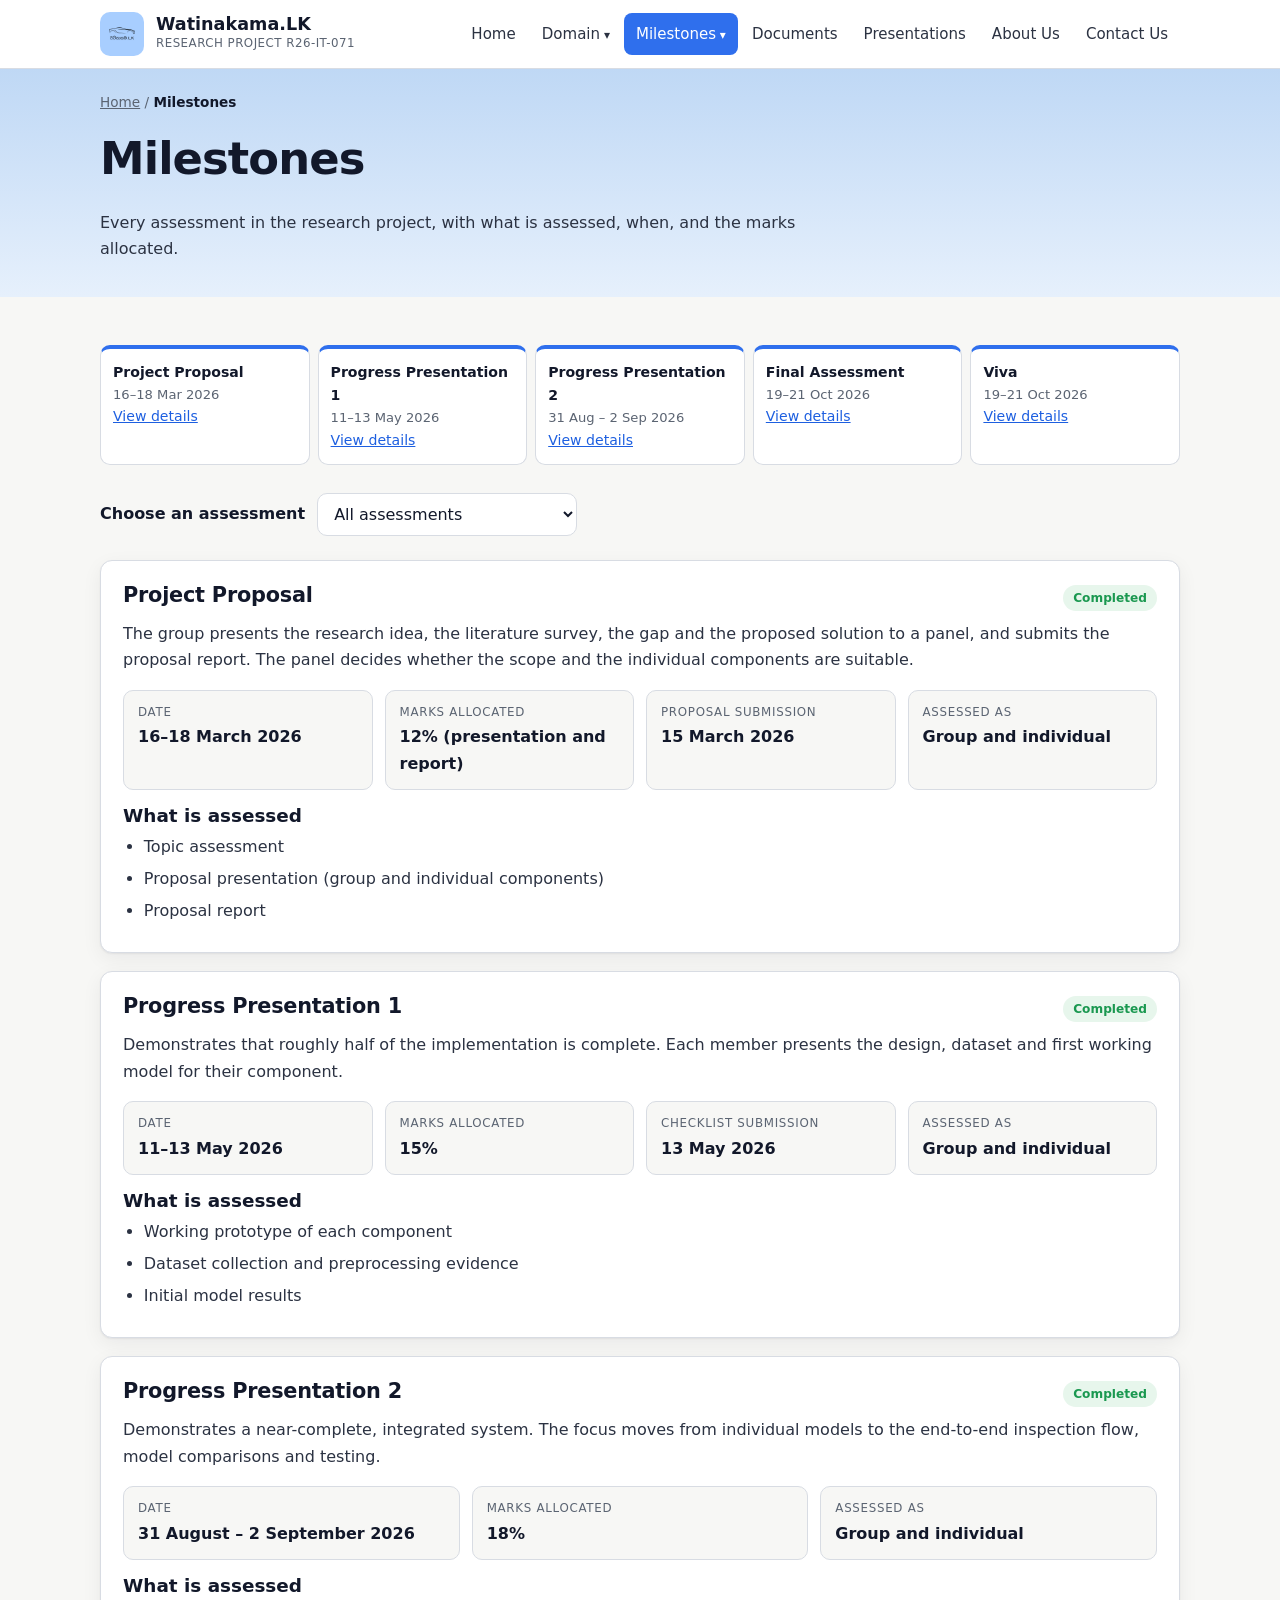
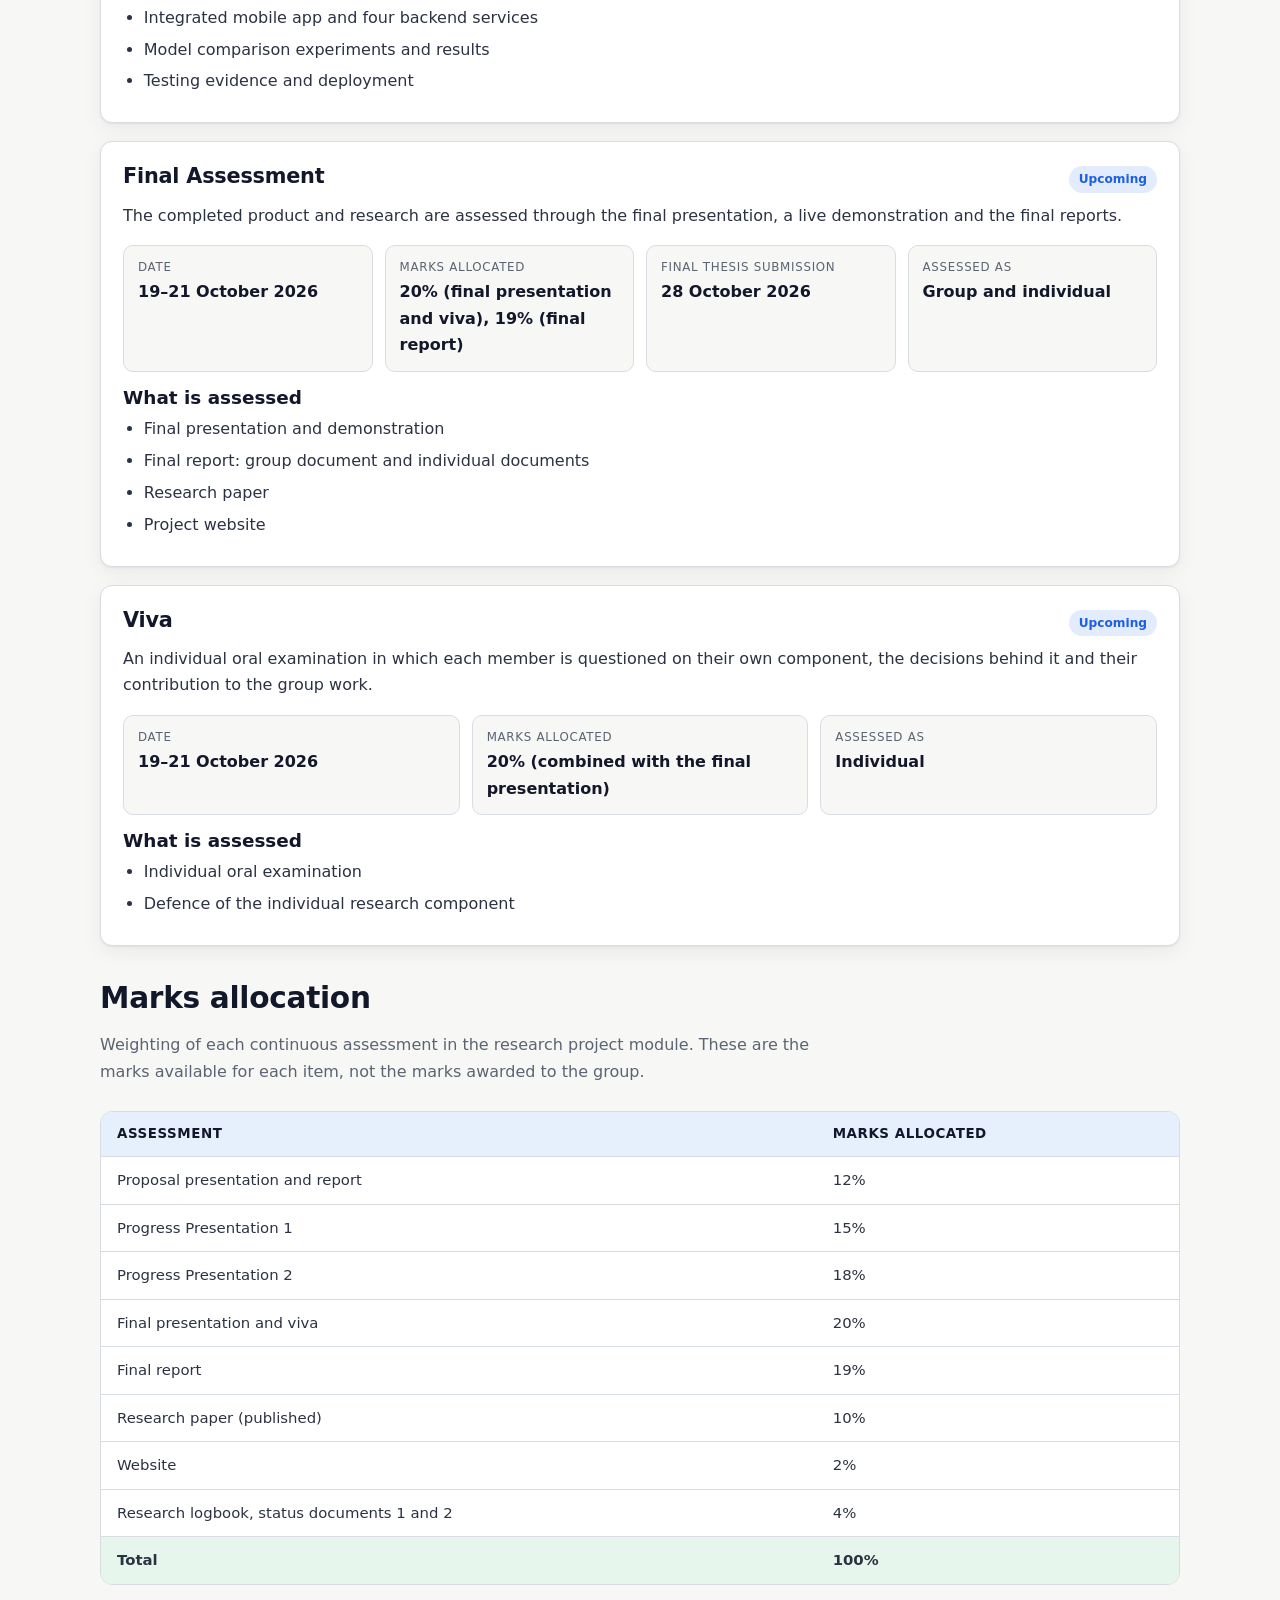
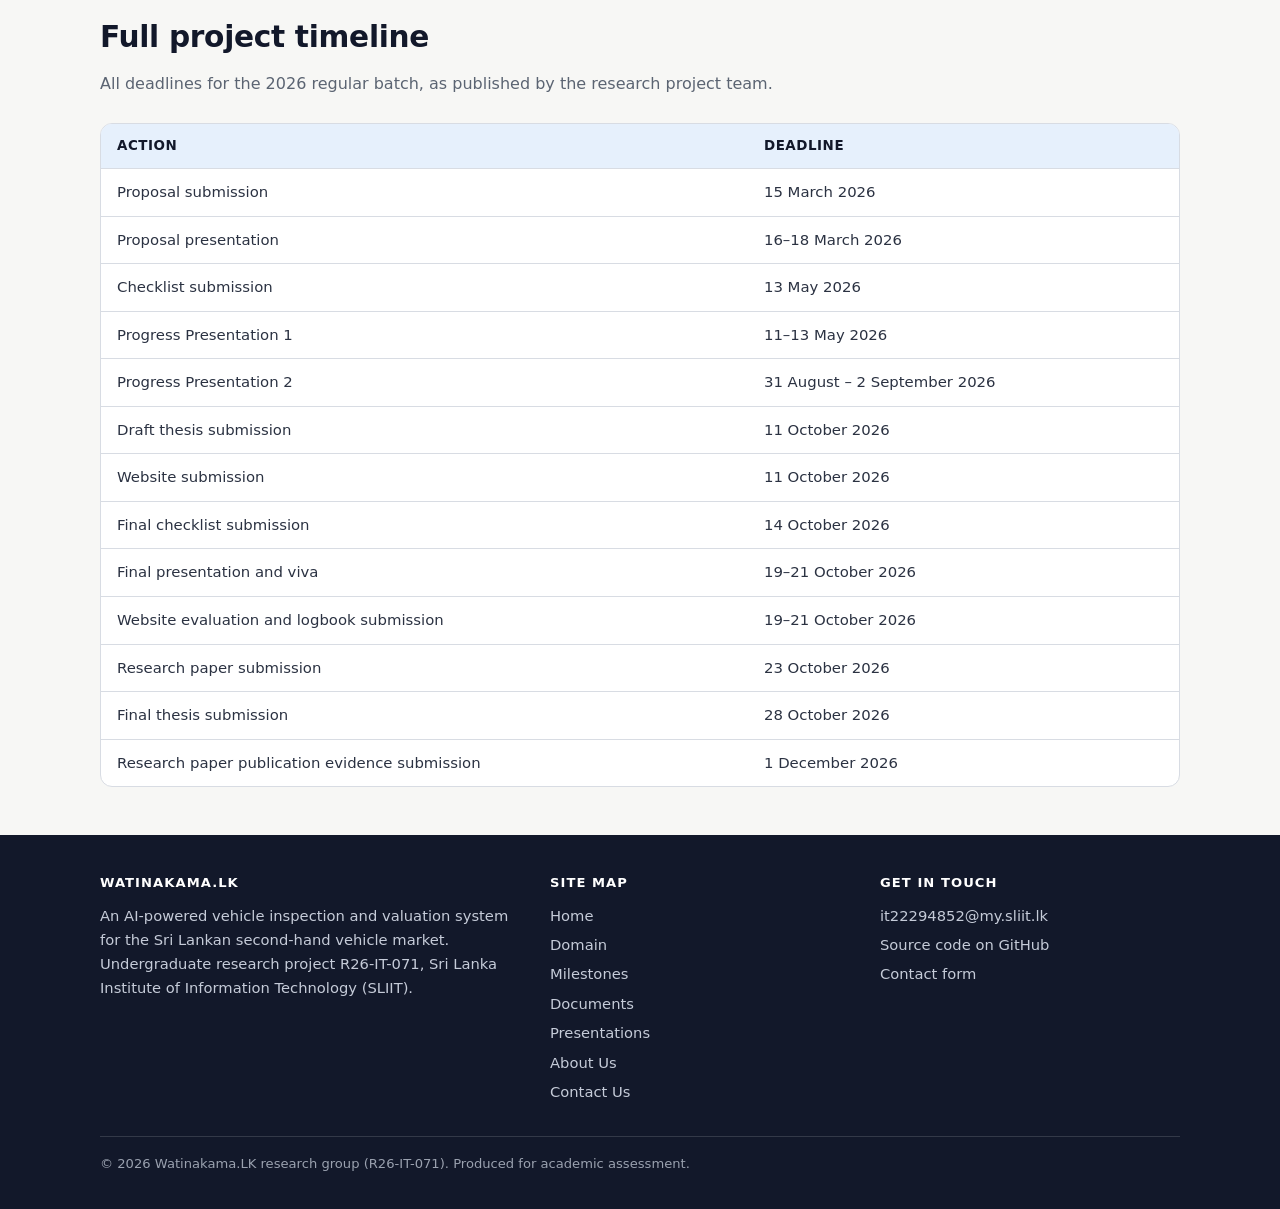
<file: milestones.html>
<!DOCTYPE html>
<html lang="en">
<head>
<meta charset="utf-8">
<meta name="viewport" content="width=device-width, initial-scale=1">
<title>Milestones | Watinakama.LK - R26-IT-071</title>
<meta name="description" content="Assessments, dates and marks allocated for the Watinakama.LK research project.">
<link rel="icon" type="image/png" href="images/favicon.png">
<link rel="stylesheet" href="css/style.css">
</head>
<body>
<a class="skip" href="#main">Skip to content</a>

<header class="site-header">
  <div class="wrap">
    <a class="brand" href="index.html">
      <img src="images/logo.png" alt="Watinakama.LK logo" width="44" height="44">
      <div><strong>Watinakama.LK</strong><span>RESEARCH PROJECT R26-IT-071</span></div>
    </a>
    <input type="checkbox" id="nav-toggle" class="nav-toggle" aria-label="Open menu">
    <label for="nav-toggle" class="nav-toggle-label" aria-hidden="true">&#9776;</label>
    <nav class="nav" aria-label="Main">
      <ul>
        <li><a href="index.html">Home</a></li>
        <li class="has-sub"><a href="domain.html">Domain</a>
          <ul class="sub">
            <li><a href="domain.html#literature-survey">Literature Survey</a></li>
            <li><a href="domain.html#research-gap">Research Gap</a></li>
            <li><a href="domain.html#research-problem">Research Problem</a></li>
            <li><a href="domain.html#research-objectives">Research Objectives</a></li>
            <li><a href="domain.html#methodology">Methodology</a></li>
            <li><a href="domain.html#technologies">Technologies Used</a></li>
          </ul>
        </li>
        <li class="has-sub"><a href="milestones.html" aria-current="page">Milestones</a>
          <ul class="sub">
            <li><a href="milestones.html#proposal">Project Proposal</a></li>
            <li><a href="milestones.html#pp1">Progress Presentation 1</a></li>
            <li><a href="milestones.html#pp2">Progress Presentation 2</a></li>
            <li><a href="milestones.html#final">Final Assessment</a></li>
            <li><a href="milestones.html#viva">Viva</a></li>
          </ul>
        </li>
        <li><a href="documents.html">Documents</a></li>
        <li><a href="presentations.html">Presentations</a></li>
        <li><a href="about.html">About Us</a></li>
        <li><a href="contact.html">Contact Us</a></li>
      </ul>
    </nav>
  </div>
</header>

<main id="main">
<div class="page-head">
  <div class="wrap">
    <nav class="crumbs" aria-label="Breadcrumb"><a href="index.html">Home</a> / <span aria-current="page">Milestones</span></nav>
    <h1>Milestones</h1>
    <p>Every assessment in the research project, with what is assessed, when, and the marks allocated.</p>
  </div>
</div>
<section class="block">
  <div class="wrap">
    <ol class="timeline" aria-label="Assessment sequence">
      <li><b>Project Proposal</b><span>16&ndash;18 Mar 2026</span><a href="#proposal">View details</a></li>
      <li><b>Progress Presentation 1</b><span>11&ndash;13 May 2026</span><a href="#pp1">View details</a></li>
      <li><b>Progress Presentation 2</b><span>31 Aug &ndash; 2 Sep 2026</span><a href="#pp2">View details</a></li>
      <li><b>Final Assessment</b><span>19&ndash;21 Oct 2026</span><a href="#final">View details</a></li>
      <li><b>Viva</b><span>19&ndash;21 Oct 2026</span><a href="#viva">View details</a></li>
    </ol>

    <div class="picker">
      <label for="milestone-picker">Choose an assessment</label>
      <select id="milestone-picker">
        <option value="all">All assessments</option>
        <option value="proposal">Project Proposal</option>
        <option value="pp1">Progress Presentation 1</option>
        <option value="pp2">Progress Presentation 2</option>
        <option value="final">Final Assessment</option>
        <option value="viva">Viva</option>
      </select>
    </div>

    <article class="card milestone" id="proposal">
      <header><h2>Project Proposal</h2><span class="pill green">Completed</span></header>
      <p>The group presents the research idea, the literature survey, the gap and the proposed solution to a panel, and submits the proposal report. The panel decides whether the scope and the individual components are suitable.</p>
      <dl class="facts">
        <div><dt>Date</dt><dd>16&ndash;18 March 2026</dd></div>
        <div><dt>Marks allocated</dt><dd>12% (presentation and report)</dd></div>
        <div><dt>Proposal submission</dt><dd>15 March 2026</dd></div>
        <div><dt>Assessed as</dt><dd>Group and individual</dd></div>
      </dl>
      <h3>What is assessed</h3>
      <ul>
        <li>Topic assessment</li>
        <li>Proposal presentation (group and individual components)</li>
        <li>Proposal report</li>
      </ul>
    </article>

    <article class="card milestone" id="pp1">
      <header><h2>Progress Presentation 1</h2><span class="pill green">Completed</span></header>
      <p>Demonstrates that roughly half of the implementation is complete. Each member presents the design, dataset and first working model for their component.</p>
      <dl class="facts">
        <div><dt>Date</dt><dd>11&ndash;13 May 2026</dd></div>
        <div><dt>Marks allocated</dt><dd>15%</dd></div>
        <div><dt>Checklist submission</dt><dd>13 May 2026</dd></div>
        <div><dt>Assessed as</dt><dd>Group and individual</dd></div>
      </dl>
      <h3>What is assessed</h3>
      <ul>
        <li>Working prototype of each component</li>
        <li>Dataset collection and preprocessing evidence</li>
        <li>Initial model results</li>
      </ul>
    </article>

    <article class="card milestone" id="pp2">
      <header><h2>Progress Presentation 2</h2><span class="pill green">Completed</span></header>
      <p>Demonstrates a near-complete, integrated system. The focus moves from individual models to the end-to-end inspection flow, model comparisons and testing.</p>
      <dl class="facts">
        <div><dt>Date</dt><dd>31 August &ndash; 2 September 2026</dd></div>
        <div><dt>Marks allocated</dt><dd>18%</dd></div>
        <div><dt>Assessed as</dt><dd>Group and individual</dd></div>
      </dl>
      <h3>What is assessed</h3>
      <ul>
        <li>Integrated mobile app and four backend services</li>
        <li>Model comparison experiments and results</li>
        <li>Testing evidence and deployment</li>
      </ul>
    </article>

    <article class="card milestone" id="final">
      <header><h2>Final Assessment</h2><span class="pill">Upcoming</span></header>
      <p>The completed product and research are assessed through the final presentation, a live demonstration and the final reports.</p>
      <dl class="facts">
        <div><dt>Date</dt><dd>19&ndash;21 October 2026</dd></div>
        <div><dt>Marks allocated</dt><dd>20% (final presentation and viva), 19% (final report)</dd></div>
        <div><dt>Final thesis submission</dt><dd>28 October 2026</dd></div>
        <div><dt>Assessed as</dt><dd>Group and individual</dd></div>
      </dl>
      <h3>What is assessed</h3>
      <ul>
        <li>Final presentation and demonstration</li>
        <li>Final report: group document and individual documents</li>
        <li>Research paper</li>
        <li>Project website</li>
      </ul>
    </article>

    <article class="card milestone" id="viva">
      <header><h2>Viva</h2><span class="pill">Upcoming</span></header>
      <p>An individual oral examination in which each member is questioned on their own component, the decisions behind it and their contribution to the group work.</p>
      <dl class="facts">
        <div><dt>Date</dt><dd>19&ndash;21 October 2026</dd></div>
        <div><dt>Marks allocated</dt><dd>20% (combined with the final presentation)</dd></div>
        <div><dt>Assessed as</dt><dd>Individual</dd></div>
      </dl>
      <h3>What is assessed</h3>
      <ul>
        <li>Individual oral examination</li>
        <li>Defence of the individual research component</li>
      </ul>
    </article>

    <h2 class="group" id="marks">Marks allocation</h2>
    <p class="section-intro">Weighting of each continuous assessment in the research project module. These are the marks available for each item, not the marks awarded to the group.</p>
    <div class="table-scroll">
      <table>
        <thead><tr><th>Assessment</th><th>Marks allocated</th></tr></thead>
        <tbody>
          <tr><td>Proposal presentation and report</td><td>12%</td></tr>
          <tr><td>Progress Presentation 1</td><td>15%</td></tr>
          <tr><td>Progress Presentation 2</td><td>18%</td></tr>
          <tr><td>Final presentation and viva</td><td>20%</td></tr>
          <tr><td>Final report</td><td>19%</td></tr>
          <tr><td>Research paper (published)</td><td>10%</td></tr>
          <tr><td>Website</td><td>2%</td></tr>
          <tr><td>Research logbook, status documents 1 and 2</td><td>4%</td></tr>
          <tr class="best"><td>Total</td><td>100%</td></tr>
        </tbody>
      </table>
    </div>

    <h2 class="group" id="timeline">Full project timeline</h2>
    <p class="section-intro">All deadlines for the 2026 regular batch, as published by the research project team.</p>
    <div class="table-scroll">
      <table>
        <thead><tr><th>Action</th><th>Deadline</th></tr></thead>
        <tbody>
          <tr><td>Proposal submission</td><td>15 March 2026</td></tr>
          <tr><td>Proposal presentation</td><td>16&ndash;18 March 2026</td></tr>
          <tr><td>Checklist submission</td><td>13 May 2026</td></tr>
          <tr><td>Progress Presentation 1</td><td>11&ndash;13 May 2026</td></tr>
          <tr><td>Progress Presentation 2</td><td>31 August &ndash; 2 September 2026</td></tr>
          <tr><td>Draft thesis submission</td><td>11 October 2026</td></tr>
          <tr><td>Website submission</td><td>11 October 2026</td></tr>
          <tr><td>Final checklist submission</td><td>14 October 2026</td></tr>
          <tr><td>Final presentation and viva</td><td>19&ndash;21 October 2026</td></tr>
          <tr><td>Website evaluation and logbook submission</td><td>19&ndash;21 October 2026</td></tr>
          <tr><td>Research paper submission</td><td>23 October 2026</td></tr>
          <tr><td>Final thesis submission</td><td>28 October 2026</td></tr>
          <tr><td>Research paper publication evidence submission</td><td>1 December 2026</td></tr>
        </tbody>
      </table>
    </div>
  </div>
</section>
</main>

<footer class="site-footer">
  <div class="wrap">
    <div class="cols">
      <div>
        <h2>Watinakama.LK</h2>
        <p>An AI-powered vehicle inspection and valuation system for the Sri Lankan second-hand vehicle market. Undergraduate research project R26-IT-071, Sri Lanka Institute of Information Technology (SLIIT).</p>
      </div>
      <div>
        <h2>Site map</h2>
        <ul>
          <li><a href="index.html">Home</a></li>
          <li><a href="domain.html">Domain</a></li>
          <li><a href="milestones.html">Milestones</a></li>
          <li><a href="documents.html">Documents</a></li>
          <li><a href="presentations.html">Presentations</a></li>
          <li><a href="about.html">About Us</a></li>
          <li><a href="contact.html">Contact Us</a></li>
        </ul>
      </div>
      <div>
        <h2>Get in touch</h2>
        <ul>
          <li><a href="mailto:it22294852@my.sliit.lk">it22294852@my.sliit.lk</a></li>
          <li><a href="https://github.com/Minosh96/R26-IT-071" rel="noopener">Source code on GitHub</a></li>
          <li><a href="contact.html">Contact form</a></li>
        </ul>
      </div>
    </div>
    <p class="legal">&copy; 2026 Watinakama.LK research group (R26-IT-071). Produced for academic assessment.</p>
  </div>
</footer>
<script src="js/main.js"></script>
</body>
</html>
</file>
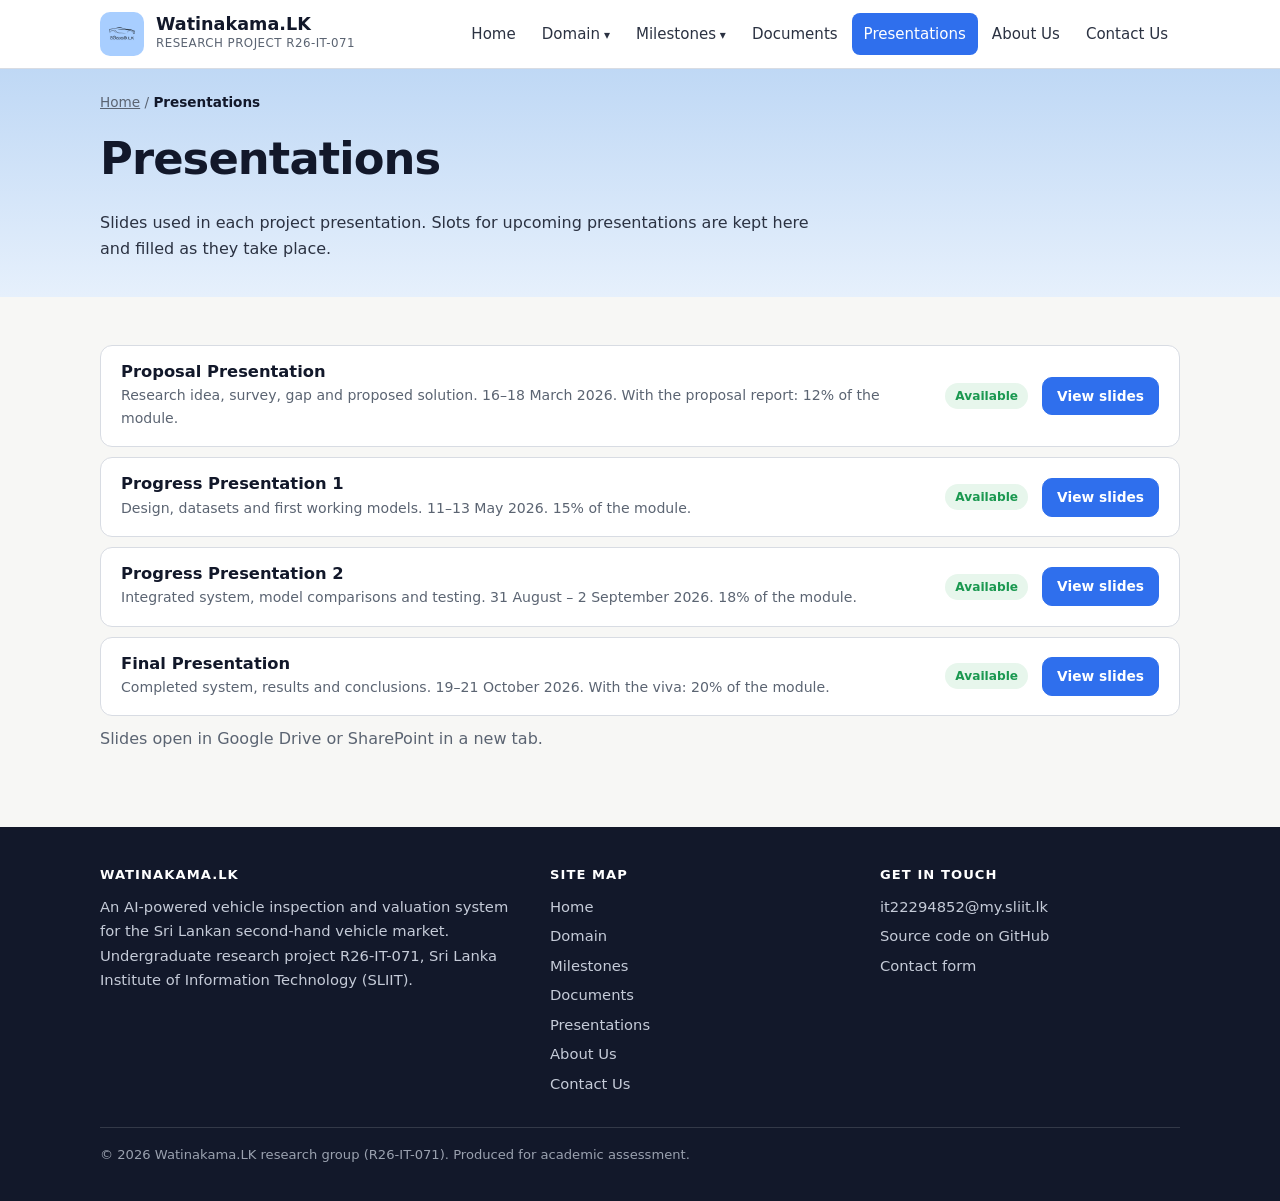
<file: presentations.html>
<!DOCTYPE html>
<html lang="en">
<head>
<meta charset="utf-8">
<meta name="viewport" content="width=device-width, initial-scale=1">
<title>Presentations | Watinakama.LK - R26-IT-071</title>
<meta name="description" content="Slides from the Watinakama.LK proposal, progress and final presentations.">
<link rel="icon" type="image/png" href="images/favicon.png">
<link rel="stylesheet" href="css/style.css">
</head>
<body>
<a class="skip" href="#main">Skip to content</a>

<header class="site-header">
  <div class="wrap">
    <a class="brand" href="index.html">
      <img src="images/logo.png" alt="Watinakama.LK logo" width="44" height="44">
      <div><strong>Watinakama.LK</strong><span>RESEARCH PROJECT R26-IT-071</span></div>
    </a>
    <input type="checkbox" id="nav-toggle" class="nav-toggle" aria-label="Open menu">
    <label for="nav-toggle" class="nav-toggle-label" aria-hidden="true">&#9776;</label>
    <nav class="nav" aria-label="Main">
      <ul>
        <li><a href="index.html">Home</a></li>
        <li class="has-sub"><a href="domain.html">Domain</a>
          <ul class="sub">
            <li><a href="domain.html#literature-survey">Literature Survey</a></li>
            <li><a href="domain.html#research-gap">Research Gap</a></li>
            <li><a href="domain.html#research-problem">Research Problem</a></li>
            <li><a href="domain.html#research-objectives">Research Objectives</a></li>
            <li><a href="domain.html#methodology">Methodology</a></li>
            <li><a href="domain.html#technologies">Technologies Used</a></li>
          </ul>
        </li>
        <li class="has-sub"><a href="milestones.html">Milestones</a>
          <ul class="sub">
            <li><a href="milestones.html#proposal">Project Proposal</a></li>
            <li><a href="milestones.html#pp1">Progress Presentation 1</a></li>
            <li><a href="milestones.html#pp2">Progress Presentation 2</a></li>
            <li><a href="milestones.html#final">Final Assessment</a></li>
            <li><a href="milestones.html#viva">Viva</a></li>
          </ul>
        </li>
        <li><a href="documents.html">Documents</a></li>
        <li><a href="presentations.html" aria-current="page">Presentations</a></li>
        <li><a href="about.html">About Us</a></li>
        <li><a href="contact.html">Contact Us</a></li>
      </ul>
    </nav>
  </div>
</header>

<main id="main">
<div class="page-head">
  <div class="wrap">
    <nav class="crumbs" aria-label="Breadcrumb"><a href="index.html">Home</a> / <span aria-current="page">Presentations</span></nav>
    <h1>Presentations</h1>
    <p>Slides used in each project presentation. Slots for upcoming presentations are kept here and filled as they take place.</p>
  </div>
</div>
<section class="block">
  <div class="wrap">
    <ul class="doc-list">
      <li>
        <div><h3>Proposal Presentation</h3><p>Research idea, survey, gap and proposed solution. 16&ndash;18 March 2026. With the proposal report: 12% of the module.</p></div>
        <span class="pill green">Available</span>
        <a class="btn small" href="https://drive.google.com/file/d/1f2UD3e5TvFVTE5Mitxgix3cfRM8T7qXL/view?usp=drive_link" target="_blank" rel="noopener">View slides</a>
      </li>
      <li>
        <div><h3>Progress Presentation 1</h3><p>Design, datasets and first working models. 11&ndash;13 May 2026. 15% of the module.</p></div>
        <span class="pill green">Available</span>
        <a class="btn small" href="https://drive.google.com/file/d/14xrZo9UjY65XElTKe5jMBBHWf9Nhu1jN/view?usp=drive_link" target="_blank" rel="noopener">View slides</a>
      </li>
      <li>
        <div><h3>Progress Presentation 2</h3><p>Integrated system, model comparisons and testing. 31 August &ndash; 2 September 2026. 18% of the module.</p></div>
        <span class="pill green">Available</span>
        <a class="btn small" href="https://docs.google.com/presentation/d/1KBGV7l4awZvvgAD8WUaAaxLEA1ntUaFmT2QzgY3MHxE/edit?usp=sharing" target="_blank" rel="noopener">View slides</a>
      </li>
      <li>
        <div><h3>Final Presentation</h3><p>Completed system, results and conclusions. 19&ndash;21 October 2026. With the viva: 20% of the module.</p></div>
        <span class="pill green">Available</span>
        <a class="btn small" href="https://mysliit-my.sharepoint.com/:p:/g/personal/it22294852_my_sliit_lk/IQBSh2Xt2FjvSYPR-MxccyuiAXQL7zh4UkOcNAq4q42oy-I?e=s10ttk" target="_blank" rel="noopener">View slides</a>
      </li>
    </ul>
    <p class="section-intro">Slides open in Google Drive or SharePoint in a new tab.</p>
  </div>
</section>
</main>

<footer class="site-footer">
  <div class="wrap">
    <div class="cols">
      <div>
        <h2>Watinakama.LK</h2>
        <p>An AI-powered vehicle inspection and valuation system for the Sri Lankan second-hand vehicle market. Undergraduate research project R26-IT-071, Sri Lanka Institute of Information Technology (SLIIT).</p>
      </div>
      <div>
        <h2>Site map</h2>
        <ul>
          <li><a href="index.html">Home</a></li>
          <li><a href="domain.html">Domain</a></li>
          <li><a href="milestones.html">Milestones</a></li>
          <li><a href="documents.html">Documents</a></li>
          <li><a href="presentations.html">Presentations</a></li>
          <li><a href="about.html">About Us</a></li>
          <li><a href="contact.html">Contact Us</a></li>
        </ul>
      </div>
      <div>
        <h2>Get in touch</h2>
        <ul>
          <li><a href="mailto:it22294852@my.sliit.lk">it22294852@my.sliit.lk</a></li>
          <li><a href="https://github.com/Minosh96/R26-IT-071" rel="noopener">Source code on GitHub</a></li>
          <li><a href="contact.html">Contact form</a></li>
        </ul>
      </div>
    </div>
    <p class="legal">&copy; 2026 Watinakama.LK research group (R26-IT-071). Produced for academic assessment.</p>
  </div>
</footer>
<script src="js/main.js"></script>
</body>
</html>
</file>
<file: css/style.css>
/* Watinakama.LK research website - shared stylesheet
   Palette mirrors the mobile app (watinakama_app/lib/constants/app_colors.dart) */

:root {
  --sky: #bfd8f5;
  --sky-soft: #e6f0fc;
  --bg: #f7f7f5;
  --surface: #ffffff;
  --surface-alt: #efefec;
  --ink: #12182a;
  --text: #2b3242;
  --muted: #5b6472;
  --line: #d8dce3;
  --blue: #2f6fed;
  --blue-dark: #1d5fe0;
  --blue-tint: #e3ecfd;
  --green: #1a9850;
  --green-bg: #e7f6ec;
  --amber: #b77400;
  --amber-bg: #fbf0dc;
  --red: #d92d20;
  --red-bg: #fbeae9;
  --radius: 12px;
  --shadow: 0 1px 2px rgba(18, 24, 42, .06), 0 6px 20px rgba(18, 24, 42, .06);
  --wrap: 1120px;
}

*, *::before, *::after { box-sizing: border-box; }

html { scroll-behavior: smooth; scroll-padding-top: 88px; }

body {
  margin: 0;
  font-family: "Segoe UI", system-ui, -apple-system, Roboto, "Helvetica Neue", Arial, "Noto Sans Sinhala", sans-serif;
  font-size: 16px;
  line-height: 1.65;
  color: var(--text);
  background: var(--bg);
}

img, svg { max-width: 100%; height: auto; }

a { color: var(--blue-dark); }
a:hover { color: var(--ink); }
:focus-visible { outline: 3px solid var(--blue); outline-offset: 2px; border-radius: 4px; }

h1, h2, h3, h4 { color: var(--ink); line-height: 1.25; margin: 0 0 .5em; }
h1 { font-size: clamp(1.9rem, 4vw, 2.8rem); letter-spacing: -.02em; }
h2 { font-size: clamp(1.4rem, 2.6vw, 1.85rem); letter-spacing: -.01em; }
h3 { font-size: 1.15rem; }
h4 { font-size: 1rem; }
p { margin: 0 0 1em; }
ul, ol { margin: 0 0 1em; padding-left: 1.3em; }
li { margin-bottom: .35em; }

.wrap { width: 100%; max-width: var(--wrap); margin: 0 auto; padding: 0 20px; }
.skip { position: absolute; left: -999px; top: 0; background: var(--ink); color: #fff; padding: 10px 16px; z-index: 100; }
.skip:focus { left: 8px; top: 8px; }

/* ---------- Header and navigation ---------- */
.site-header {
  position: sticky; top: 0; z-index: 50;
  background: rgba(255, 255, 255, .96);
  border-bottom: 1px solid var(--line);
}
.site-header .wrap { display: flex; align-items: center; justify-content: space-between; min-height: 68px; gap: 16px; }

.brand { display: flex; align-items: center; gap: 12px; text-decoration: none; color: var(--ink); }
.brand img { width: 44px; height: 44px; border-radius: 10px; }
.brand strong { display: block; font-size: 1.1rem; line-height: 1.1; }
.brand span { display: block; font-size: .74rem; color: var(--muted); letter-spacing: .04em; }

.nav-toggle, .nav-toggle-label { display: none; }

.nav ul { list-style: none; margin: 0; padding: 0; display: flex; align-items: center; gap: 2px; }
.nav li { margin: 0; position: relative; }
.nav a {
  display: block; padding: 9px 12px; border-radius: 8px;
  color: var(--text); text-decoration: none; font-size: .94rem; font-weight: 500; white-space: nowrap;
}
.nav a:hover { background: var(--sky-soft); color: var(--ink); }
.nav a[aria-current="page"] { background: var(--blue); color: #fff; }
.nav .has-sub > a::after { content: " \25BE"; font-size: .8em; }

.nav .sub {
  display: none; position: absolute; left: 0; top: 100%; min-width: 220px;
  flex-direction: column; align-items: stretch; gap: 0;
  background: var(--surface); border: 1px solid var(--line); border-radius: 10px;
  box-shadow: var(--shadow); padding: 6px;
}
.nav .has-sub:hover > .sub, .nav .has-sub:focus-within > .sub { display: flex; }
.nav .sub a { font-weight: 400; }

/* ---------- Breadcrumb ---------- */
.crumbs { font-size: .85rem; color: var(--muted); padding: 14px 0 0; }
.crumbs a { color: var(--muted); }
.crumbs span[aria-current] { color: var(--ink); font-weight: 600; }

/* ---------- Hero ---------- */
.hero { background: linear-gradient(180deg, var(--sky) 0%, var(--sky-soft) 70%, var(--bg) 100%); padding: 56px 0 40px; }
.hero .wrap { display: grid; grid-template-columns: 1.15fr .85fr; gap: 32px; align-items: center; }
.hero p.lead { font-size: 1.12rem; color: var(--text); max-width: 60ch; }
.hero-art { text-align: center; }
.hero-art img { width: 100%; max-width: 420px; mix-blend-mode: multiply; }
.eyebrow {
  display: inline-block; font-size: .78rem; font-weight: 700; letter-spacing: .1em; text-transform: uppercase;
  color: var(--blue-dark); background: rgba(255, 255, 255, .7); padding: 5px 12px; border-radius: 999px; margin-bottom: 14px;
}
.project-title {
  font-size: .95rem; font-weight: 700; letter-spacing: .04em; text-transform: uppercase; line-height: 1.45;
  color: var(--blue-dark); max-width: 52ch; margin-bottom: 12px;
}

.page-head { background: linear-gradient(180deg, var(--sky) 0%, var(--sky-soft) 100%); padding: 8px 0 34px; }
.page-head h1 { margin-top: 18px; }
.page-head p { max-width: 70ch; margin: 0; }

/* ---------- Buttons ---------- */
.btn {
  display: inline-block; padding: 11px 20px; border-radius: 10px; border: 1px solid var(--blue);
  background: var(--blue); color: #fff; font-weight: 600; font-size: .95rem; text-decoration: none; cursor: pointer;
  font-family: inherit;
}
.btn:hover { background: var(--blue-dark); color: #fff; }
.btn.ghost { background: transparent; color: var(--blue-dark); }
.btn.ghost:hover { background: var(--blue-tint); color: var(--blue-dark); }
.btn.small { padding: 7px 14px; font-size: .86rem; }
.btn.disabled { background: var(--surface-alt); border-color: var(--line); color: var(--muted); cursor: not-allowed; pointer-events: none; }
.btn-row { display: flex; flex-wrap: wrap; gap: 10px; margin-top: 20px; }

/* ---------- Sections and cards ---------- */
section.block { padding: 48px 0; }
section.block.alt { background: var(--surface); border-top: 1px solid var(--line); border-bottom: 1px solid var(--line); }
.section-intro { max-width: 72ch; color: var(--muted); margin-bottom: 26px; }

.grid { display: grid; gap: 18px; }
.grid > *, .with-toc > *, .hero .wrap > * { min-width: 0; }
.grid.c2 { grid-template-columns: repeat(2, 1fr); }
.grid.c3 { grid-template-columns: repeat(3, 1fr); }
.grid.c4 { grid-template-columns: repeat(4, 1fr); }

.card { background: var(--surface); border: 1px solid var(--line); border-radius: var(--radius); padding: 22px; box-shadow: var(--shadow); }
section.alt .card { background: var(--bg); box-shadow: none; }
.card h3 { margin-bottom: .4em; }
.card p:last-child, .card ul:last-child { margin-bottom: 0; }
.card .num {
  display: inline-flex; align-items: center; justify-content: center; width: 34px; height: 34px; border-radius: 9px;
  background: var(--blue-tint); color: var(--blue-dark); font-weight: 700; margin-bottom: 12px;
}
a.card { display: block; text-decoration: none; color: inherit; }
a.card:hover { border-color: var(--blue); }

.stat { text-align: center; }
.stat b { display: block; font-size: 2rem; color: var(--blue-dark); line-height: 1.1; }
.stat span { font-size: .88rem; color: var(--muted); }

.pill { display: inline-block; font-size: .76rem; font-weight: 700; padding: 3px 10px; border-radius: 999px; background: var(--blue-tint); color: var(--blue-dark); white-space: nowrap; }
.pill.green { background: var(--green-bg); color: var(--green); }
.pill.amber { background: var(--amber-bg); color: var(--amber); }
.pill.red { background: var(--red-bg); color: var(--red); }
.tbc { display: inline-block; font-size: .8rem; font-weight: 600; padding: 1px 8px; border-radius: 6px; background: var(--amber-bg); color: var(--amber); border: 1px dashed var(--amber); }

.tags { display: flex; flex-wrap: wrap; gap: 8px; list-style: none; padding: 0; margin: 0; }
.tags li { margin: 0; font-size: .84rem; padding: 4px 11px; border-radius: 999px; background: var(--surface-alt); color: var(--text); }

/* ---------- Tables ---------- */
.table-scroll { overflow-x: auto; border: 1px solid var(--line); border-radius: var(--radius); background: var(--surface); }
table { width: 100%; border-collapse: collapse; font-size: .93rem; }
caption { text-align: left; padding: 12px 16px; font-weight: 600; color: var(--ink); }
th, td { padding: 11px 16px; text-align: left; vertical-align: top; border-top: 1px solid var(--line); }
thead th { background: var(--sky-soft); color: var(--ink); font-size: .84rem; text-transform: uppercase; letter-spacing: .04em; border-top: 0; white-space: nowrap; }
tr.best td { background: var(--green-bg); font-weight: 600; }
td.yes { color: var(--green); font-weight: 700; }
td.no { color: var(--red); font-weight: 700; }
td.part { color: var(--amber); font-weight: 700; }

/* ---------- Domain page layout ---------- */
.with-toc { display: grid; grid-template-columns: 230px 1fr; gap: 40px; align-items: start; padding: 40px 20px 56px; }
.toc { position: sticky; top: 92px; background: var(--surface); border: 1px solid var(--line); border-radius: var(--radius); padding: 18px; }
.toc h2 { font-size: .8rem; text-transform: uppercase; letter-spacing: .08em; color: var(--muted); margin-bottom: 10px; }
.toc ol { margin: 0; padding-left: 1.2em; font-size: .93rem; }
.toc a { text-decoration: none; }
.toc a:hover { text-decoration: underline; }
.prose > section { padding-bottom: 36px; margin-bottom: 36px; border-bottom: 1px solid var(--line); }
.prose > section:last-child { border-bottom: 0; margin-bottom: 0; }
.prose h3 { margin-top: 1.5em; }
.prose .grid { margin: 18px 0; }
.refs { font-size: .9rem; padding-left: 2.2em; }
.refs li { margin-bottom: .6em; }
sup a { text-decoration: none; }

figure { margin: 22px 0; }
figure .frame { background: var(--surface); border: 1px solid var(--line); border-radius: var(--radius); padding: 16px; overflow-x: auto; }
figure a.frame { display: block; }
figure img { display: block; min-width: 640px; margin: 0 auto; }
figcaption { font-size: .86rem; color: var(--muted); margin-top: 8px; }

.callout { background: var(--blue-tint); border-left: 4px solid var(--blue); border-radius: 0 var(--radius) var(--radius) 0; padding: 16px 20px; margin: 18px 0; }
.callout p:last-child { margin: 0; }

.steps { list-style: none; padding: 0; margin: 0; counter-reset: s; }
.steps li { counter-increment: s; position: relative; padding: 0 0 14px 46px; margin: 0; }
.steps li::before {
  content: counter(s); position: absolute; left: 0; top: 0; width: 30px; height: 30px; border-radius: 50%;
  background: var(--blue); color: #fff; font-weight: 700; font-size: .88rem; display: flex; align-items: center; justify-content: center;
}

/* ---------- Milestones ---------- */
.picker { display: flex; flex-wrap: wrap; align-items: center; gap: 12px; margin-bottom: 24px; }
.picker label { font-weight: 600; color: var(--ink); }
select, input[type="text"], input[type="email"], textarea {
  font: inherit; color: var(--ink); background: var(--surface); border: 1px solid var(--line); border-radius: 10px; padding: 10px 12px; width: 100%;
}
.picker select { width: auto; min-width: 260px; }
.milestone { margin-bottom: 18px; }
.milestone header { display: flex; flex-wrap: wrap; align-items: baseline; justify-content: space-between; gap: 10px; margin-bottom: 10px; }
.milestone h2 { font-size: 1.3rem; margin: 0; }
.facts { display: grid; grid-template-columns: repeat(auto-fit, minmax(200px, 1fr)); gap: 12px; margin: 14px 0; }
.facts div { background: var(--bg); border: 1px solid var(--line); border-radius: 10px; padding: 12px 14px; }
.facts dt { font-size: .74rem; text-transform: uppercase; letter-spacing: .06em; color: var(--muted); }
.facts dd { margin: 2px 0 0; font-weight: 600; color: var(--ink); }
.timeline { list-style: none; padding: 0; margin: 0 0 28px; display: grid; grid-template-columns: repeat(5, 1fr); gap: 8px; }
.timeline li { margin: 0; background: var(--surface); border: 1px solid var(--line); border-top: 4px solid var(--blue); border-radius: 10px; padding: 12px; font-size: .88rem; }
.timeline b, .timeline span { display: block; }
.timeline b { color: var(--ink); }
.timeline span { color: var(--muted); font-size: .82rem; }

/* ---------- Documents and slides ---------- */
.doc-list { list-style: none; padding: 0; margin: 0; }
.doc-list li {
  display: grid; grid-template-columns: 1fr auto auto; gap: 14px; align-items: center;
  background: var(--surface); border: 1px solid var(--line); border-radius: var(--radius); padding: 16px 20px; margin-bottom: 10px;
}
.doc-list h3 { margin: 0 0 2px; font-size: 1.02rem; }
.doc-list p { margin: 0; font-size: .88rem; color: var(--muted); }
h2.group { margin-top: 34px; }
h2.group:first-child { margin-top: 0; }

/* ---------- Team ---------- */
.member { text-align: center; }
.avatar {
  width: 104px; height: 104px; border-radius: 50%; margin: 0 auto 14px; object-fit: cover;
  background: var(--sky); color: var(--ink); font-size: 1.9rem; font-weight: 700;
  display: flex; align-items: center; justify-content: center; border: 4px solid var(--surface); box-shadow: 0 0 0 1px var(--line);
}
img.avatar { display: block; padding: 0; }
.member h3 { margin-bottom: 2px; }
.member .id { font-size: .84rem; color: var(--muted); margin-bottom: 8px; }
.member .role { font-weight: 600; color: var(--blue-dark); font-size: .92rem; margin-bottom: 8px; }
.member p { font-size: .9rem; }
.member a { font-size: .88rem; word-break: break-all; }
.profile { display: flex; align-items: center; gap: 22px; text-align: left; }
.profile .photo { width: 180px; height: auto; flex-shrink: 0; border-radius: var(--radius); border: 1px solid var(--line); }

/* ---------- Contact ---------- */
.form-row { margin-bottom: 14px; }
.form-row label { display: block; font-weight: 600; font-size: .9rem; color: var(--ink); margin-bottom: 5px; }
textarea { min-height: 150px; resize: vertical; }
.mail { background: var(--surface); border: 1px solid var(--line); border-radius: var(--radius); box-shadow: var(--shadow); overflow: hidden; }
.mail-head { margin: 0; background: var(--sky-soft); border-bottom: 1px solid var(--line); padding: 6px 20px; }
.mail-head div { display: grid; grid-template-columns: 72px 1fr; gap: 10px; padding: 8px 0; border-top: 1px solid var(--line); }
.mail-head div:first-child { border-top: 0; }
.mail-head dt { font-size: .76rem; text-transform: uppercase; letter-spacing: .06em; color: var(--muted); padding-top: 3px; }
.mail-head dd { margin: 0; color: var(--ink); font-weight: 600; word-break: break-word; }
.mail-body { padding: 20px; }
.mail-body p:last-child { margin-bottom: 0; }
.fill { background: var(--amber-bg); color: #6b4400; border-bottom: 1px dashed var(--amber); border-radius: 4px; padding: 1px 6px; font-weight: 600; font-style: italic; }
.mail-layout { align-items: start; gap: 32px; }
.contact-list { list-style: none; padding: 0; margin: 0; }
.contact-list li { padding: 10px 0; border-top: 1px solid var(--line); margin: 0; }
.contact-list li:first-child { border-top: 0; }
.contact-list b { display: block; font-size: .76rem; text-transform: uppercase; letter-spacing: .06em; color: var(--muted); }

/* ---------- Footer ---------- */
.site-footer { background: var(--ink); color: #c5cbd8; padding: 40px 0 22px; font-size: .92rem; }
.site-footer .cols { display: grid; grid-template-columns: 1.4fr 1fr 1fr; gap: 30px; }
.site-footer h2 { color: #fff; font-size: .82rem; text-transform: uppercase; letter-spacing: .08em; margin-bottom: 12px; }
.site-footer a { color: #c5cbd8; text-decoration: none; }
.site-footer a:hover { color: #fff; text-decoration: underline; }
.site-footer ul { list-style: none; padding: 0; margin: 0; }
.site-footer .legal { border-top: 1px solid rgba(255, 255, 255, .14); margin-top: 26px; padding-top: 16px; font-size: .82rem; color: #9aa1af; }

/* ---------- Responsive ---------- */
@media (max-width: 980px) {
  .nav-toggle-label {
    display: inline-flex; align-items: center; justify-content: center; width: 44px; height: 44px;
    border: 1px solid var(--line); border-radius: 10px; cursor: pointer; font-size: 1.3rem; color: var(--ink);
  }
  .nav-toggle { display: block; position: absolute; opacity: 0; pointer-events: none; }
  .nav-toggle:focus-visible + .nav-toggle-label { outline: 3px solid var(--blue); }
  .nav { display: none; position: absolute; left: 0; right: 0; top: 100%; background: var(--surface); border-bottom: 1px solid var(--line); padding: 10px 20px 16px; }
  .nav-toggle:checked ~ .nav { display: block; }
  .nav ul { flex-direction: column; align-items: stretch; }
  .nav .sub { display: flex; position: static; border: 0; box-shadow: none; padding: 0 0 0 16px; min-width: 0; }
  .nav .has-sub > a::after { content: ""; }

  .hero .wrap, .with-toc { grid-template-columns: 1fr; }
  .hero-art { order: -1; }
  .hero-art img { max-width: 260px; }
  .toc { position: static; }
  .grid.c4 { grid-template-columns: repeat(2, 1fr); }
  .grid.c3 { grid-template-columns: repeat(2, 1fr); }
  .timeline { grid-template-columns: repeat(2, 1fr); }
  .site-footer .cols { grid-template-columns: 1fr 1fr; }
}

@media (max-width: 640px) {
  .grid.c2, .grid.c3, .grid.c4, .timeline, .site-footer .cols { grid-template-columns: 1fr; }
  .doc-list li { grid-template-columns: 1fr; }
  .brand span { display: none; }
  section.block { padding: 36px 0; }
  .picker select { width: 100%; min-width: 0; }
  .profile { flex-direction: column; text-align: center; }
  .profile .photo { width: 100%; max-width: 280px; }
}

@media (prefers-reduced-motion: reduce) { html { scroll-behavior: auto; } }

@media print {
  .site-header, .site-footer, .toc, .picker, .btn-row { display: none; }
  .milestone[hidden] { display: block !important; }
  body { background: #fff; }
}
</file>
